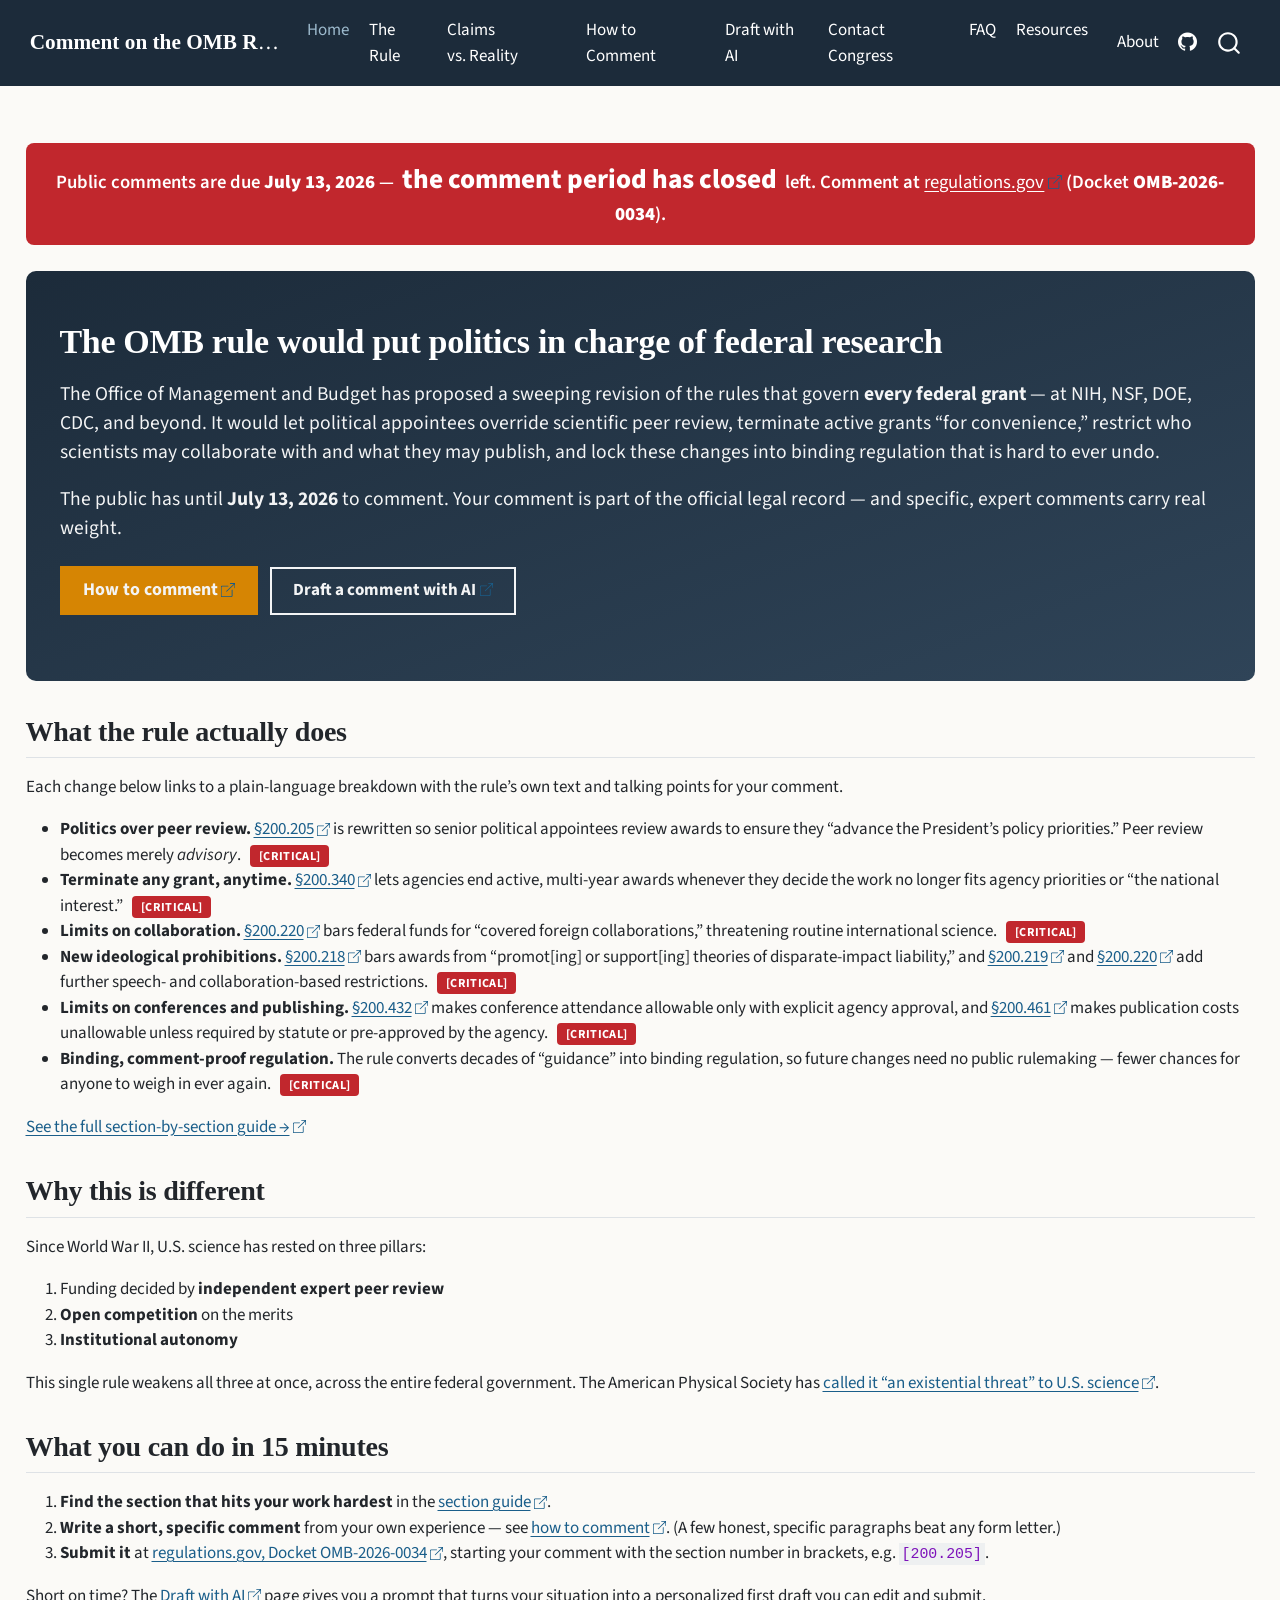
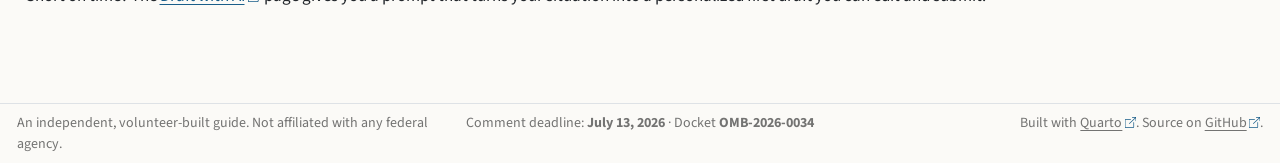
<file: index.html>
<!DOCTYPE html>
<html xmlns="http://www.w3.org/1999/xhtml" lang="en" xml:lang="en"><head>

<meta charset="utf-8">
<meta name="generator" content="quarto-1.11.9">

<meta name="viewport" content="width=device-width, initial-scale=1.0, user-scalable=yes">

<meta name="description" content="The proposed OMB Regulation for Federal Financial Assistance would put political appointees over peer review and let agencies cancel active grants. Here’s what it changes and how to comment before July 13, 2026.">

<title>Comment on the OMB Rule</title>
<style>
/* Default styles provided by pandoc.
** See https://pandoc.org/MANUAL.html#variables-for-html for config info.
*/
span.smallcaps{font-variant: small-caps;}
div.columns{display: flex; gap: 1.5em;}
div.column{flex: auto;}
@media screen {
div.columns{gap: min(4vw, 1.5em);}
div.column{overflow-x: auto;}
}
div.hanging-indent{margin-left: 1.5em; text-indent: -1.5em;}
ul.task-list{list-style: none;}
ul.task-list li input[type="checkbox"] {
  width: 0.8em;
  margin: 0 0.8em 0.2em -1em; /* quarto-specific, see https://github.com/quarto-dev/quarto-cli/issues/4556 */ 
  vertical-align: middle;
}
</style>


<script src="site_libs/quarto-nav/quarto-nav.js"></script>
<script src="site_libs/clipboard/clipboard.min.js"></script>
<script src="site_libs/quarto-search/autocomplete.umd.js"></script>
<script src="site_libs/quarto-search/fuse.min.js"></script>
<script src="site_libs/quarto-search/quarto-search.js"></script>
<meta name="quarto:offset" content="./">
<script src="site_libs/quarto-html/quarto.js" type="module"></script>
<script src="site_libs/quarto-html/tabsets/tabsets.js" type="module"></script>
<script src="site_libs/quarto-html/scrollable-regions/scrollable-regions.js" type="module"></script>
<script src="site_libs/quarto-html/popper.min.js"></script>
<script src="site_libs/quarto-html/tippy.umd.min.js"></script>
<script src="site_libs/quarto-html/anchor.min.js"></script>
<link href="site_libs/quarto-html/tippy.css" rel="stylesheet">
<link href="site_libs/quarto-html/quarto-syntax-highlighting-63b5708e65d6cd79cd7618c58d0c21e7.css" rel="stylesheet" id="quarto-text-highlighting-styles">
<script src="site_libs/bootstrap/bootstrap.min.js"></script>
<link href="site_libs/bootstrap/bootstrap-icons.css" rel="stylesheet">
<link href="site_libs/bootstrap/bootstrap-0484e073957bcfef802f58fc282b466c.min.css" rel="stylesheet" append-hash="true" id="quarto-bootstrap" data-mode="light">
<script id="quarto-search-options" type="application/json">{
  "location": "navbar",
  "copy-button": false,
  "collapse-after": 3,
  "panel-placement": "end",
  "type": "overlay",
  "limit": 50,
  "keyboard-shortcut": [
    "f",
    "/",
    "s"
  ],
  "language": {
    "search-no-results-text": "No results",
    "search-matching-documents-text": "matching documents",
    "search-copy-link-title": "Copy link to search",
    "search-hide-matches-text": "Hide additional matches",
    "search-more-match-text": "more match in this document",
    "search-more-matches-text": "more matches in this document",
    "search-clear-button-title": "Clear",
    "search-text-placeholder": "",
    "search-detached-cancel-button-title": "Cancel",
    "search-submit-button-title": "Submit",
    "search-label": "Search"
  }
}</script>
<meta name="robots" content="index, follow">


<meta property="og:title" content="Comment on the OMB Rule">
<meta property="og:description" content="The proposed OMB Regulation for Federal Financial Assistance would put political appointees over peer review and let agencies cancel active grants. Here’s what it changes and how to comment before July 13, 2026.">
<meta property="og:site_name" content="Comment on the OMB Rule">
<meta name="twitter:title" content="Comment on the OMB Rule">
<meta name="twitter:description" content="The proposed OMB Regulation for Federal Financial Assistance would put political appointees over peer review and let agencies cancel active grants. Here’s what it changes and how to comment before July 13, 2026.">
<meta name="twitter:card" content="summary">
</head>

<body class="nav-fixed quarto-light"><a id="quarto-skip-link" class="visually-hidden-focusable" href="#quarto-document-content">Skip to main content</a>

<div id="quarto-search-results"></div>
  <header id="quarto-header" class="headroom fixed-top">
    <nav class="navbar navbar-expand-lg " data-bs-theme="dark" aria-label="Site">
      <div class="navbar-container container-fluid">
      <div class="navbar-brand-container mx-auto">
    <a class="navbar-brand" href="./index.html">
    <span class="navbar-title">Comment on the OMB Rule</span>
    </a>
  </div>
          <button class="navbar-toggler" type="button" data-bs-toggle="collapse" data-bs-target="#navbarCollapse" aria-controls="navbarCollapse" aria-expanded="false" aria-label="Toggle navigation" onclick="if (window.quartoToggleHeadroom) { window.quartoToggleHeadroom(); }">
  <span class="navbar-toggler-icon"></span>
</button>
          <div class="collapse navbar-collapse" id="navbarCollapse">
            <ul class="navbar-nav navbar-nav-scroll me-auto">
  <li class="nav-item">
    <a class="nav-link active" href="./index.html" aria-current="page"> 
<span class="menu-text">Home</span></a>
  </li>  
  <li class="nav-item">
    <a class="nav-link" href="./the-rule.html"> 
<span class="menu-text">The Rule</span></a>
  </li>  
  <li class="nav-item">
    <a class="nav-link" href="./claims-vs-reality.html"> 
<span class="menu-text">Claims vs.&nbsp;Reality</span></a>
  </li>  
  <li class="nav-item">
    <a class="nav-link" href="./how-to-comment.html"> 
<span class="menu-text">How to Comment</span></a>
  </li>  
  <li class="nav-item">
    <a class="nav-link" href="./draft-with-ai.html"> 
<span class="menu-text">Draft with AI</span></a>
  </li>  
  <li class="nav-item">
    <a class="nav-link" href="./contact-congress.html"> 
<span class="menu-text">Contact Congress</span></a>
  </li>  
  <li class="nav-item">
    <a class="nav-link" href="./faq.html"> 
<span class="menu-text">FAQ</span></a>
  </li>  
  <li class="nav-item">
    <a class="nav-link" href="./resources.html"> 
<span class="menu-text">Resources</span></a>
  </li>  
</ul>
            <ul class="navbar-nav navbar-nav-scroll ms-auto">
  <li class="nav-item">
    <a class="nav-link" href="./about.html"> 
<span class="menu-text">About</span></a>
  </li>  
  <li class="nav-item compact">
    <a class="nav-link" href="https://github.com/jhelvy/defendfederalresearch"> <i class="bi bi-github" role="img" aria-label="GitHub">
</i> 
<span class="menu-text"></span></a>
  </li>  
</ul>
          </div> <!-- /navcollapse -->
            <div class="quarto-navbar-tools">
</div>
            <div id="quarto-search" class="" title="Search"></div>
      </div> <!-- /container-fluid -->
    </nav>
</header>
<!-- content -->
<div id="quarto-content" class="quarto-container page-columns page-rows-contents page-layout-full page-navbar">
<!-- sidebar -->
<!-- margin-sidebar -->
    
<!-- main -->
<main class="content column-page" id="quarto-document-content" tabindex="-1">

<header id="title-block-header" class="quarto-title-block default">
<div class="quarto-title">
<h1 class="title">Comment on the OMB Rule</h1>
</div>

<div>
  <div class="description">
    The proposed OMB Regulation for Federal Financial Assistance would put political appointees over peer review and let agencies cancel active grants. Here’s what it changes and how to comment before July 13, 2026.
  </div>
</div>


<div class="quarto-title-meta column-page">

    
  
    
  </div>
  


</header>


<style>#title-block-header { display: none; }</style>
<div class="deadline-box">
  Public comments are due <strong>July 13, 2026</strong> —
  <span class="dday" id="omb-dday">…</span> left.
  Comment at <a href="https://www.regulations.gov/docket/OMB-2026-0034">regulations.gov</a>
  (Docket <strong>OMB-2026-0034</strong>).
</div>
<script>
  (function () {
    var deadline = new Date("2026-07-13T23:59:59-04:00");
    var el = document.getElementById("omb-dday");
    if (!el) return;
    var now = new Date();
    var days = Math.ceil((deadline - now) / (1000 * 60 * 60 * 24));
    if (days > 1)       el.textContent = days + " days";
    else if (days === 1) el.textContent = "1 day";
    else if (days === 0) el.textContent = "today is the last day";
    else { el.textContent = "the comment period has closed"; }
  })();
</script>
<section id="the-omb-rule-would-put-politics-in-charge-of-federal-research" class="level1 hero">
<h1>The OMB rule would put politics in charge of federal research</h1>
<p>The Office of Management and Budget has proposed a sweeping revision of the rules that govern <strong>every federal grant</strong> — at NIH, NSF, DOE, CDC, and beyond. It would let political appointees override scientific peer review, terminate active grants “for convenience,” restrict who scientists may collaborate with and what they may publish, and lock these changes into binding regulation that is hard to ever undo.</p>
<p>The public has until <strong>July 13, 2026</strong> to comment. Your comment is part of the official legal record — and specific, expert comments carry real weight.</p>
<p><a href="./how-to-comment.html" class="btn btn-cta">How to comment</a> <a href="./draft-with-ai.html" class="btn btn-cta-outline">Draft a comment with AI</a></p>
</section>
<section id="what-the-rule-actually-does" class="level2">
<h2 class="anchored" data-anchor-id="what-the-rule-actually-does">What the rule actually does</h2>
<p>Each change below links to a plain-language breakdown with the rule’s own text and talking points for your comment.</p>
<ul>
<li><strong>Politics over peer review.</strong> <a href="./the-rule.html#s200-205">§200.205</a> is rewritten so senior political appointees review awards to ensure they “advance the President’s policy priorities.” Peer review becomes merely <em>advisory</em>. <span class="tier tier-critical">[critical]</span></li>
<li><strong>Terminate any grant, anytime.</strong> <a href="./the-rule.html#s200-340">§200.340</a> lets agencies end active, multi-year awards whenever they decide the work no longer fits agency priorities or “the national interest.” <span class="tier tier-critical">[critical]</span></li>
<li><strong>Limits on collaboration.</strong> <a href="./the-rule.html#s200-220">§200.220</a> bars federal funds for “covered foreign collaborations,” threatening routine international science. <span class="tier tier-critical">[critical]</span></li>
<li><strong>New ideological prohibitions.</strong> <a href="./the-rule.html#s200-218">§200.218</a> bars awards from “promot[ing] or support[ing] theories of disparate-impact liability,” and <a href="./the-rule.html#s200-219">§200.219</a> and <a href="./the-rule.html#s200-220">§200.220</a> add further speech- and collaboration-based restrictions. <span class="tier tier-critical">[critical]</span></li>
<li><strong>Limits on conferences and publishing.</strong> <a href="./the-rule.html#s200-432">§200.432</a> makes conference attendance allowable only with explicit agency approval, and <a href="./the-rule.html#s200-461">§200.461</a> makes publication costs unallowable unless required by statute or pre-approved by the agency. <span class="tier tier-critical">[critical]</span></li>
<li><strong>Binding, comment-proof regulation.</strong> The rule converts decades of “guidance” into binding regulation, so future changes need no public rulemaking — fewer chances for anyone to weigh in ever again. <span class="tier tier-critical">[critical]</span></li>
</ul>
<p><a href="./the-rule.html">See the full section-by-section guide →</a></p>
</section>
<section id="why-this-is-different" class="level2">
<h2 class="anchored" data-anchor-id="why-this-is-different">Why this is different</h2>
<p>Since World War II, U.S. science has rested on three pillars:</p>
<ol type="1">
<li>Funding decided by <strong>independent expert peer review</strong></li>
<li><strong>Open competition</strong> on the merits</li>
<li><strong>Institutional autonomy</strong></li>
</ol>
<p>This single rule weakens all three at once, across the entire federal government. The American Physical Society has <a href="https://www.aps.org/initiatives/advocate-amplify/policy/federal-grants-rule-change">called it “an existential threat” to U.S. science</a>.</p>
</section>
<section id="what-you-can-do-in-15-minutes" class="level2">
<h2 class="anchored" data-anchor-id="what-you-can-do-in-15-minutes">What you can do in 15 minutes</h2>
<ol type="1">
<li><strong>Find the section that hits your work hardest</strong> in the <a href="./the-rule.html">section guide</a>.</li>
<li><strong>Write a short, specific comment</strong> from your own experience — see <a href="./how-to-comment.html">how to comment</a>. (A few honest, specific paragraphs beat any form letter.)</li>
<li><strong>Submit it</strong> at <a href="https://www.regulations.gov/docket/OMB-2026-0034">regulations.gov, Docket OMB-2026-0034</a>, starting your comment with the section number in brackets, e.g.&nbsp;<code>[200.205]</code>.</li>
</ol>
<p>Short on time? The <a href="./draft-with-ai.html">Draft with AI</a> page gives you a prompt that turns your situation into a personalized first draft you can edit and submit.</p>


</section>

</main> <!-- /main -->
<script id="quarto-html-after-body" type="application/javascript">
  window.document.addEventListener("DOMContentLoaded", function (event) {
    const icon = "";
    const anchorJS = new window.AnchorJS();
    anchorJS.options = {
      placement: 'right',
      icon: icon
    };
    anchorJS.add('.anchored');
    const isCodeAnnotation = (el) => {
      for (const clz of el.classList) {
        if (clz.startsWith('code-annotation-')) {                     
          return true;
        }
      }
      return false;
    }
    const onCopySuccess = function(e) {
      // button target
      const button = e.trigger;
      // don't keep focus
      button.blur();
      // flash "checked"
      button.classList.add('code-copy-button-checked');
      var currentTitle = button.getAttribute("title");
      button.setAttribute("title", "Copied!");
      let tooltip;
      if (window.bootstrap) {
        button.setAttribute("data-bs-toggle", "tooltip");
        button.setAttribute("data-bs-placement", "left");
        button.setAttribute("data-bs-title", "Copied!");
        tooltip = new bootstrap.Tooltip(button, 
          { trigger: "manual", 
            customClass: "code-copy-button-tooltip",
            offset: [0, -8]});
        tooltip.show();    
      }
      setTimeout(function() {
        if (tooltip) {
          tooltip.hide();
          button.removeAttribute("data-bs-title");
          button.removeAttribute("data-bs-toggle");
          button.removeAttribute("data-bs-placement");
        }
        button.setAttribute("title", currentTitle);
        button.classList.remove('code-copy-button-checked');
      }, 1000);
      // clear code selection
      e.clearSelection();
    }
    const getTextToCopy = function(trigger) {
      const outerScaffold = trigger.parentElement.cloneNode(true);
      const codeEl = outerScaffold.querySelector('code');
      for (const childEl of codeEl.children) {
        if (isCodeAnnotation(childEl)) {
          childEl.remove();
        }
      }
      return codeEl.innerText;
    }
    const clipboard = new window.ClipboardJS('.code-copy-button:not([data-in-quarto-modal])', {
      text: getTextToCopy
    });
    clipboard.on('success', onCopySuccess);
    if (window.document.getElementById('quarto-embedded-source-code-modal')) {
      const clipboardModal = new window.ClipboardJS('.code-copy-button[data-in-quarto-modal]', {
        text: getTextToCopy,
        container: window.document.getElementById('quarto-embedded-source-code-modal')
      });
      clipboardModal.on('success', onCopySuccess);
    }
      var localhostRegex = new RegExp(/^(?:http|https):\/\/localhost\:?[0-9]*\//);
      var mailtoRegex = new RegExp(/^mailto:/);
        var filterRegex = new RegExp("https:\/\/defendfederalresearch\.org");
      var isInternal = (href) => {
          return filterRegex.test(href) || localhostRegex.test(href) || mailtoRegex.test(href);
      }
      // Inspect non-navigation links and adorn them if external
      window.quartoDecorateExternalLinks = function (root) {
     var links = (root || window.document).querySelectorAll('a[href]:not(.nav-link):not(.navbar-brand):not(.toc-action):not(.sidebar-link):not(.sidebar-item-toggle):not(.pagination-link):not(.no-external):not([aria-hidden]):not(.dropdown-item):not(.quarto-navigation-tool):not(.about-link)');
      for (var i=0; i<links.length; i++) {
        const link = links[i];
        if (!isInternal(link.href)) {
          // undo the damage that might have been done by quarto-nav.js in the case of
          // links that we want to consider external
          if (link.dataset.originalHref !== undefined) {
            link.href = link.dataset.originalHref;
          }
          if (!link.classList.contains('no-external-icon')) {
            // default icon
            link.classList.add("external");
          }
        }
      }
      };
      window.quartoDecorateExternalLinks(window.document);
    // Esc closes the popup (WCAG 1.4.13) and focus leaving both trigger and
    // popup closes it (WCAG 2.4.11); tippy handles neither for interactive popups.
    const hideOnEscAndFocusOut = {
      name: 'hideOnEscAndFocusOut',
      defaultValue: true,
      fn(instance) {
        const dismiss = () => {
          // A show scheduled by the trigger delay would otherwise reopen it
          instance.clearDelayTimeouts();
          instance.hide();
        };
        const onKeyDown = (event) => {
          if (event.key !== 'Escape') {
            return;
          }
          // Keep Esc from also reaching page handlers (e.g. reveal.js overview),
          // except an open reveal.js slide menu, which Esc should close too.
          // The menu handles keys only when its keyboard option is on.
          const menuHandlesEsc = window.Reveal?.getPlugin?.('menu')?.isOpen() &&
            window.Reveal.getConfig().menu?.keyboard !== false;
          if (!menuHandlesEsc) {
            event.stopPropagation();
          }
          if (instance.popper.contains(window.document.activeElement)) {
            // Disabled while refocusing so the focus trigger does not reopen it
            instance.disable();
            instance.reference.focus();
            instance.enable();
          }
          dismiss();
        };
        const onFocusOut = (event) => {
          const target = event.relatedTarget;
          if (target && !instance.reference.contains(target) &&
              !instance.popper.contains(target)) {
            dismiss();
          }
        };
        // On the trigger too: a click trigger (code-annotations: select) has no
        // blur handling. Attached for the instance's lifetime so leaving the
        // trigger also cancels a show still pending on the trigger delay.
        instance.reference.addEventListener('focusout', onFocusOut);
        return {
          onShow() {
            window.document.addEventListener('keydown', onKeyDown, true);
            instance.popper.addEventListener('focusout', onFocusOut);
          },
          onHide() {
            window.document.removeEventListener('keydown', onKeyDown, true);
            instance.popper.removeEventListener('focusout', onFocusOut);
          },
          onDestroy() {
            instance.reference.removeEventListener('focusout', onFocusOut);
          },
        };
      },
    };
    function tippyHover(el, contentFn, onTriggerFn, onUntriggerFn) {
      const config = {
        allowHTML: true,
        maxWidth: 500,
        delay: 100,
        arrow: false,
        appendTo: function(el) {
            return el.parentElement;
        },
        interactive: true,
        interactiveBorder: 10,
        theme: 'quarto',
        placement: 'bottom-start',
        plugins: [hideOnEscAndFocusOut],
      };
      if (contentFn) {
        config.content = contentFn;
      }
      if (onTriggerFn) {
        config.onTrigger = onTriggerFn;
      }
      if (onUntriggerFn) {
        config.onUntrigger = onUntriggerFn;
      }
      window.tippy(el, config); 
    }
    const noterefs = window.document.querySelectorAll('a[role="doc-noteref"]');
    for (var i=0; i<noterefs.length; i++) {
      const ref = noterefs[i];
      tippyHover(ref, function() {
        // use id or data attribute instead here
        let href = ref.getAttribute('data-footnote-href') || ref.getAttribute('href');
        try { href = new URL(href).hash; } catch {}
        const id = href.replace(/^#\/?/, "");
        const note = window.document.getElementById(id);
        if (note) {
          return note.innerHTML;
        } else {
          return "";
        }
      });
    }
    const xrefs = window.document.querySelectorAll('a.quarto-xref');
    const processXRef = (id, note) => {
      // Strip column container classes
      const stripColumnClz = (el) => {
        el.classList.remove("page-full", "page-columns");
        if (el.children) {
          for (const child of el.children) {
            stripColumnClz(child);
          }
        }
      }
      stripColumnClz(note)
      if (id === null || id.startsWith('sec-')) {
        // Special case sections, only their first couple elements
        const container = document.createElement("div");
        if (note.children && note.children.length > 2) {
          container.appendChild(note.children[0].cloneNode(true));
          for (let i = 1; i < note.children.length; i++) {
            const child = note.children[i];
            if (child.tagName === "P" && child.innerText === "") {
              continue;
            } else {
              container.appendChild(child.cloneNode(true));
              break;
            }
          }
          if (window.Quarto?.typesetMath) {
            window.Quarto.typesetMath(container);
          }
          return container.innerHTML
        } else {
          if (window.Quarto?.typesetMath) {
            window.Quarto.typesetMath(note);
          }
          return note.innerHTML;
        }
      } else {
        // Remove any anchor links if they are present
        const anchorLink = note.querySelector('a.anchorjs-link');
        if (anchorLink) {
          anchorLink.remove();
        }
        if (window.Quarto?.typesetMath) {
          window.Quarto.typesetMath(note);
        }
        if (note.classList.contains("callout")) {
          return note.outerHTML;
        } else {
          return note.innerHTML;
        }
      }
    }
    for (var i=0; i<xrefs.length; i++) {
      const xref = xrefs[i];
      tippyHover(xref, undefined, function(instance) {
        instance.disable();
        let url = xref.getAttribute('href');
        let hash = undefined; 
        if (url.startsWith('#')) {
          hash = url;
        } else {
          try { hash = new URL(url).hash; } catch {}
        }
        if (hash) {
          const id = hash.replace(/^#\/?/, "");
          const note = window.document.getElementById(id);
          if (note !== null) {
            try {
              const html = processXRef(id, note.cloneNode(true));
              instance.setContent(html);
            } finally {
              instance.enable();
              instance.show();
            }
          } else {
            // See if we can fetch this
            fetch(url.split('#')[0])
            .then(res => res.text())
            .then(html => {
              const parser = new DOMParser();
              const htmlDoc = parser.parseFromString(html, "text/html");
              const note = htmlDoc.getElementById(id);
              if (note !== null) {
                const html = processXRef(id, note);
                instance.setContent(html);
              } 
            }).finally(() => {
              instance.enable();
              instance.show();
            });
          }
        } else {
          // See if we can fetch a full url (with no hash to target)
          // This is a special case and we should probably do some content thinning / targeting
          fetch(url)
          .then(res => res.text())
          .then(html => {
            const parser = new DOMParser();
            const htmlDoc = parser.parseFromString(html, "text/html");
            const note = htmlDoc.querySelector('main.content');
            if (note !== null) {
              // This should only happen for chapter cross references
              // (since there is no id in the URL)
              // remove the first header
              if (note.children.length > 0 && note.children[0].tagName === "HEADER") {
                note.children[0].remove();
              }
              const html = processXRef(null, note);
              instance.setContent(html);
            } 
          }).finally(() => {
            instance.enable();
            instance.show();
          });
        }
      }, function(instance) {
      });
    }
        let selectedAnnoteEl;
        const selectorForAnnotation = ( cell, annotation) => {
          let cellAttr = 'data-code-cell="' + cell + '"';
          let lineAttr = 'data-code-annotation="' +  annotation + '"';
          const selector = 'span[' + cellAttr + '][' + lineAttr + ']';
          return selector;
        }
        const selectCodeLines = (annoteEl) => {
          const doc = window.document;
          const targetCell = annoteEl.getAttribute("data-target-cell");
          const targetAnnotation = annoteEl.getAttribute("data-target-annotation");
          const annoteSpan = window.document.querySelector(selectorForAnnotation(targetCell, targetAnnotation));
          const lines = annoteSpan.getAttribute("data-code-lines").split(",");
          const lineIds = lines.map((line) => {
            return targetCell + "-" + line;
          })
          // Each band is positioned against its own containing block, which is
          // not the offsetParent of the lines, so place it from client rects.
          const placeBand = (band, firstEl, lastEl, codeBlock) => {
            const container = band.offsetParent;
            if (container === null) {
              return;
            }
            const containerRect = container.getBoundingClientRect();
            // Reveal.js scales slides with a transform, so convert client
            // pixels back to the CSS pixels of the container.
            const scale = containerRect.height / container.offsetHeight || 1;
            const firstRect = firstEl.getBoundingClientRect();
            const lastRect = lastEl.getBoundingClientRect();
            const top = (firstRect.top - containerRect.top) / scale - container.clientTop + container.scrollTop;
            const height = (lastRect.bottom - firstRect.top) / scale;
            band.style.top = top - 2 + "px";
            band.style.height = height + 4 + "px";
            if (codeBlock) {
              // Without the copy button wrapper, the containing block is wider
              // than the code block, so span the code block explicitly.
              const blockRect = codeBlock.getBoundingClientRect();
              band.style.left = (blockRect.left - containerRect.left) / scale - container.clientLeft + container.scrollLeft + "px";
              band.style.width = blockRect.width / scale + "px";
            }
          };
          if (lineIds.length > 0) {
            const el = window.document.getElementById(lineIds[0]);
            const lastEl = window.document.getElementById(lineIds[lineIds.length - 1]);
            const parent = el.parentElement.parentElement;
            // cook up a div (if necessary) and position it
            let div = window.document.getElementById("code-annotation-line-highlight");
            if (div === null) {
              div = window.document.createElement("div");
              div.setAttribute("id", "code-annotation-line-highlight");
              div.style.position = 'absolute';
              parent.appendChild(div);
            }
            placeBand(div, el, lastEl, parent.closest("div.sourceCode") || parent);
            let gutterDiv = window.document.getElementById("code-annotation-line-highlight-gutter");
            if (gutterDiv === null) {
              gutterDiv = window.document.createElement("div");
              gutterDiv.setAttribute("id", "code-annotation-line-highlight-gutter");
              gutterDiv.style.position = 'absolute';
              const codeCell = window.document.getElementById(targetCell);
              const gutter = codeCell.querySelector('.code-annotation-gutter');
              gutter.appendChild(gutterDiv);
            }
            placeBand(gutterDiv, el, lastEl);
            selectedAnnoteEl = annoteEl;
          }
        };
        const unselectCodeLines = () => {
          const elementsIds = ["code-annotation-line-highlight", "code-annotation-line-highlight-gutter"];
          elementsIds.forEach((elId) => {
            const div = window.document.getElementById(elId);
            if (div) {
              div.remove();
            }
          });
          selectedAnnoteEl = undefined;
        };
          // Handle positioning of the toggle
      window.addEventListener(
        "resize",
        throttle(() => {
          elRect = undefined;
          if (selectedAnnoteEl) {
            selectCodeLines(selectedAnnoteEl);
          }
        }, 10)
      );
      function throttle(fn, ms) {
      let throttle = false;
      let timer;
        return (...args) => {
          if(!throttle) { // first call gets through
              fn.apply(this, args);
              throttle = true;
          } else { // all the others get throttled
              if(timer) clearTimeout(timer); // cancel #2
              timer = setTimeout(() => {
                fn.apply(this, args);
                timer = throttle = false;
              }, ms);
          }
        };
      }
        // Attach click handler to the DT
        const annoteDls = window.document.querySelectorAll('dt[data-target-cell]');
        for (const annoteDlNode of annoteDls) {
          annoteDlNode.addEventListener('click', (event) => {
            const clickedEl = event.target;
            if (clickedEl !== selectedAnnoteEl) {
              unselectCodeLines();
              const activeEl = window.document.querySelector('dt[data-target-cell].code-annotation-active');
              if (activeEl) {
                activeEl.classList.remove('code-annotation-active');
              }
              selectCodeLines(clickedEl);
              clickedEl.classList.add('code-annotation-active');
            } else {
              // Unselect the line
              unselectCodeLines();
              clickedEl.classList.remove('code-annotation-active');
            }
          });
        }
    const findCites = (el) => {
      const parentEl = el.parentElement;
      if (parentEl) {
        const cites = parentEl.dataset.cites;
        if (cites) {
          return {
            el,
            cites: cites.split(' ')
          };
        } else {
          return findCites(el.parentElement)
        }
      } else {
        return undefined;
      }
    };
    var bibliorefs = window.document.querySelectorAll('a[role="doc-biblioref"]');
    for (var i=0; i<bibliorefs.length; i++) {
      const ref = bibliorefs[i];
      const citeInfo = findCites(ref);
      if (citeInfo) {
        tippyHover(citeInfo.el, function() {
          var popup = window.document.createElement('div');
          citeInfo.cites.forEach(function(cite) {
            var citeDiv = window.document.createElement('div');
            citeDiv.classList.add('hanging-indent');
            citeDiv.classList.add('csl-entry');
            var biblioDiv = window.document.getElementById('ref-' + cite);
            if (biblioDiv) {
              citeDiv.innerHTML = biblioDiv.innerHTML;
            }
            popup.appendChild(citeDiv);
          });
          return popup.innerHTML;
        });
      }
    }
  });
  </script>
  <script type="application/javascript">
  window.quartoScrollableRegionsLabels = {"code":"Scrollable code","output":"Scrollable output"};
  </script>
</div> <!-- /content -->
<footer class="footer">
  <div class="nav-footer">
    <div class="nav-footer-left">
<p>An independent, volunteer-built guide. Not affiliated with any federal agency.</p>
</div>   
    <div class="nav-footer-center">
<p>Comment deadline: <strong>July 13, 2026</strong> · Docket <strong>OMB-2026-0034</strong></p>
</div>
    <div class="nav-footer-right">
<p>Built with <a href="https://quarto.org">Quarto</a>. Source on <a href="https://github.com/jhelvy/defendfederalresearch">GitHub</a>.</p>
</div>
  </div>
</footer>




</body></html>
</file>
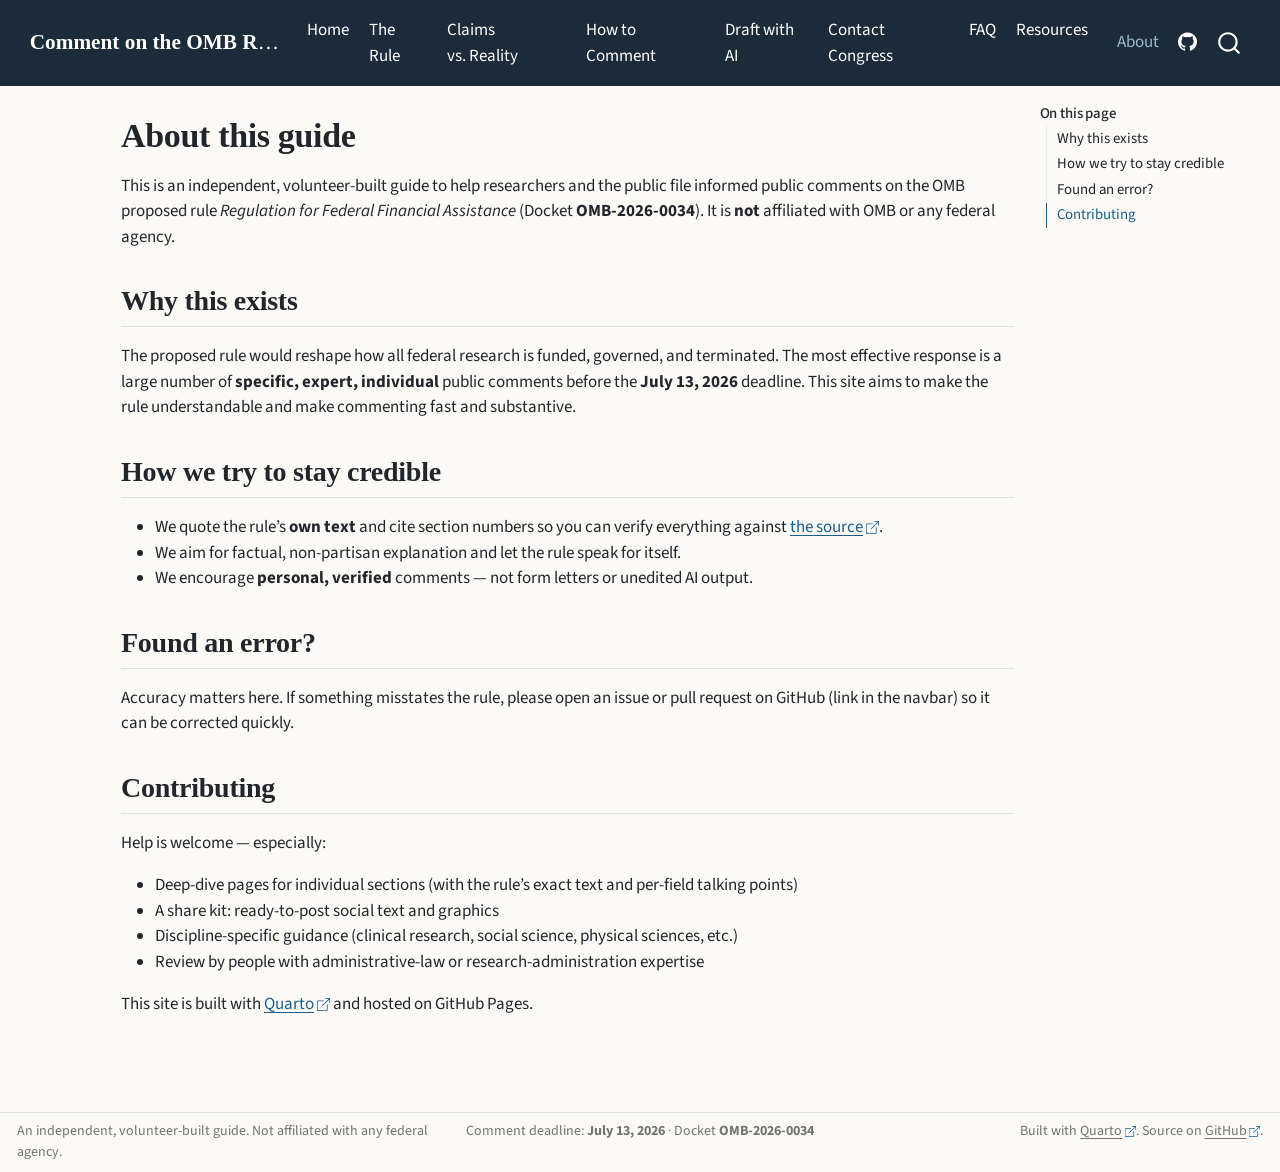
<file: about.html>
<!DOCTYPE html>
<html xmlns="http://www.w3.org/1999/xhtml" lang="en" xml:lang="en"><head>

<meta charset="utf-8">
<meta name="generator" content="quarto-1.11.9">

<meta name="viewport" content="width=device-width, initial-scale=1.0, user-scalable=yes">


<title>About this guide – Comment on the OMB Rule</title>
<style>
/* Default styles provided by pandoc.
** See https://pandoc.org/MANUAL.html#variables-for-html for config info.
*/
span.smallcaps{font-variant: small-caps;}
div.columns{display: flex; gap: 1.5em;}
div.column{flex: auto;}
@media screen {
div.columns{gap: min(4vw, 1.5em);}
div.column{overflow-x: auto;}
}
div.hanging-indent{margin-left: 1.5em; text-indent: -1.5em;}
ul.task-list{list-style: none;}
ul.task-list li input[type="checkbox"] {
  width: 0.8em;
  margin: 0 0.8em 0.2em -1em; /* quarto-specific, see https://github.com/quarto-dev/quarto-cli/issues/4556 */ 
  vertical-align: middle;
}
</style>


<script src="site_libs/quarto-nav/quarto-nav.js"></script>
<script src="site_libs/clipboard/clipboard.min.js"></script>
<script src="site_libs/quarto-search/autocomplete.umd.js"></script>
<script src="site_libs/quarto-search/fuse.min.js"></script>
<script src="site_libs/quarto-search/quarto-search.js"></script>
<meta name="quarto:offset" content="./">
<script src="site_libs/quarto-html/quarto.js" type="module"></script>
<script src="site_libs/quarto-html/tabsets/tabsets.js" type="module"></script>
<script src="site_libs/quarto-html/scrollable-regions/scrollable-regions.js" type="module"></script>
<script src="site_libs/quarto-html/popper.min.js"></script>
<script src="site_libs/quarto-html/tippy.umd.min.js"></script>
<script src="site_libs/quarto-html/anchor.min.js"></script>
<link href="site_libs/quarto-html/tippy.css" rel="stylesheet">
<link href="site_libs/quarto-html/quarto-syntax-highlighting-63b5708e65d6cd79cd7618c58d0c21e7.css" rel="stylesheet" id="quarto-text-highlighting-styles">
<script src="site_libs/bootstrap/bootstrap.min.js"></script>
<link href="site_libs/bootstrap/bootstrap-icons.css" rel="stylesheet">
<link href="site_libs/bootstrap/bootstrap-0484e073957bcfef802f58fc282b466c.min.css" rel="stylesheet" append-hash="true" id="quarto-bootstrap" data-mode="light">
<script id="quarto-search-options" type="application/json">{
  "location": "navbar",
  "copy-button": false,
  "collapse-after": 3,
  "panel-placement": "end",
  "type": "overlay",
  "limit": 50,
  "keyboard-shortcut": [
    "f",
    "/",
    "s"
  ],
  "language": {
    "search-no-results-text": "No results",
    "search-matching-documents-text": "matching documents",
    "search-copy-link-title": "Copy link to search",
    "search-hide-matches-text": "Hide additional matches",
    "search-more-match-text": "more match in this document",
    "search-more-matches-text": "more matches in this document",
    "search-clear-button-title": "Clear",
    "search-text-placeholder": "",
    "search-detached-cancel-button-title": "Cancel",
    "search-submit-button-title": "Submit",
    "search-label": "Search"
  }
}</script>
<meta name="robots" content="index, follow">


<meta property="og:title" content="About this guide – Comment on the OMB Rule">
<meta property="og:description" content="A researcher’s guide to the proposed OMB “Regulation for Federal Financial Assistance” — what it changes, why it threatens science, and how to file a public comment before the deadline.">
<meta property="og:site_name" content="Comment on the OMB Rule">
<meta name="twitter:title" content="About this guide – Comment on the OMB Rule">
<meta name="twitter:description" content="A researcher’s guide to the proposed OMB “Regulation for Federal Financial Assistance” — what it changes, why it threatens science, and how to file a public comment before the deadline.">
<meta name="twitter:card" content="summary">
</head>

<body class="nav-fixed quarto-light"><a id="quarto-skip-link" class="visually-hidden-focusable" href="#quarto-document-content">Skip to main content</a>

<div id="quarto-search-results"></div>
  <header id="quarto-header" class="headroom fixed-top">
    <nav class="navbar navbar-expand-lg " data-bs-theme="dark" aria-label="Site">
      <div class="navbar-container container-fluid">
      <div class="navbar-brand-container mx-auto">
    <a class="navbar-brand" href="./index.html">
    <span class="navbar-title">Comment on the OMB Rule</span>
    </a>
  </div>
          <button class="navbar-toggler" type="button" data-bs-toggle="collapse" data-bs-target="#navbarCollapse" aria-controls="navbarCollapse" aria-expanded="false" aria-label="Toggle navigation" onclick="if (window.quartoToggleHeadroom) { window.quartoToggleHeadroom(); }">
  <span class="navbar-toggler-icon"></span>
</button>
          <div class="collapse navbar-collapse" id="navbarCollapse">
            <ul class="navbar-nav navbar-nav-scroll me-auto">
  <li class="nav-item">
    <a class="nav-link" href="./index.html"> 
<span class="menu-text">Home</span></a>
  </li>  
  <li class="nav-item">
    <a class="nav-link" href="./the-rule.html"> 
<span class="menu-text">The Rule</span></a>
  </li>  
  <li class="nav-item">
    <a class="nav-link" href="./claims-vs-reality.html"> 
<span class="menu-text">Claims vs.&nbsp;Reality</span></a>
  </li>  
  <li class="nav-item">
    <a class="nav-link" href="./how-to-comment.html"> 
<span class="menu-text">How to Comment</span></a>
  </li>  
  <li class="nav-item">
    <a class="nav-link" href="./draft-with-ai.html"> 
<span class="menu-text">Draft with AI</span></a>
  </li>  
  <li class="nav-item">
    <a class="nav-link" href="./contact-congress.html"> 
<span class="menu-text">Contact Congress</span></a>
  </li>  
  <li class="nav-item">
    <a class="nav-link" href="./faq.html"> 
<span class="menu-text">FAQ</span></a>
  </li>  
  <li class="nav-item">
    <a class="nav-link" href="./resources.html"> 
<span class="menu-text">Resources</span></a>
  </li>  
</ul>
            <ul class="navbar-nav navbar-nav-scroll ms-auto">
  <li class="nav-item">
    <a class="nav-link active" href="./about.html" aria-current="page"> 
<span class="menu-text">About</span></a>
  </li>  
  <li class="nav-item compact">
    <a class="nav-link" href="https://github.com/jhelvy/defendfederalresearch"> <i class="bi bi-github" role="img" aria-label="GitHub">
</i> 
<span class="menu-text"></span></a>
  </li>  
</ul>
          </div> <!-- /navcollapse -->
            <div class="quarto-navbar-tools">
</div>
            <div id="quarto-search" class="" title="Search"></div>
      </div> <!-- /container-fluid -->
    </nav>
</header>
<!-- content -->
<div id="quarto-content" class="quarto-container page-columns page-rows-contents page-layout-article page-navbar">
<!-- sidebar -->
<!-- margin-sidebar -->
    <div id="quarto-margin-sidebar" class="sidebar margin-sidebar">
        <nav id="TOC" role="doc-toc" aria-labelledby="toc-title" class="toc-active">
    <h2 id="toc-title">On this page</h2>
   
  <ul>
  <li><a href="#why-this-exists" id="toc-why-this-exists" class="nav-link active" data-scroll-target="#why-this-exists">Why this exists</a></li>
  <li><a href="#how-we-try-to-stay-credible" id="toc-how-we-try-to-stay-credible" class="nav-link" data-scroll-target="#how-we-try-to-stay-credible">How we try to stay credible</a></li>
  <li><a href="#found-an-error" id="toc-found-an-error" class="nav-link" data-scroll-target="#found-an-error">Found an error?</a></li>
  <li><a href="#contributing" id="toc-contributing" class="nav-link" data-scroll-target="#contributing">Contributing</a></li>
  </ul>
</nav>
    </div>
<!-- main -->
<main class="content" id="quarto-document-content" tabindex="-1">

<header id="title-block-header" class="quarto-title-block default">
<div class="quarto-title">
<h1 class="title">About this guide</h1>
</div>



<div class="quarto-title-meta">

    
  
    
  </div>
  


</header>


<p>This is an independent, volunteer-built guide to help researchers and the public file informed public comments on the OMB proposed rule <em>Regulation for Federal Financial Assistance</em> (Docket <strong>OMB-2026-0034</strong>). It is <strong>not</strong> affiliated with OMB or any federal agency.</p>
<section id="why-this-exists" class="level2">
<h2 class="anchored" data-anchor-id="why-this-exists">Why this exists</h2>
<p>The proposed rule would reshape how all federal research is funded, governed, and terminated. The most effective response is a large number of <strong>specific, expert, individual</strong> public comments before the <strong>July 13, 2026</strong> deadline. This site aims to make the rule understandable and make commenting fast and substantive.</p>
</section>
<section id="how-we-try-to-stay-credible" class="level2">
<h2 class="anchored" data-anchor-id="how-we-try-to-stay-credible">How we try to stay credible</h2>
<ul>
<li>We quote the rule’s <strong>own text</strong> and cite section numbers so you can verify everything against <a href="https://www.regulations.gov/docket/OMB-2026-0034">the source</a>.</li>
<li>We aim for factual, non-partisan explanation and let the rule speak for itself.</li>
<li>We encourage <strong>personal, verified</strong> comments — not form letters or unedited AI output.</li>
</ul>
</section>
<section id="found-an-error" class="level2">
<h2 class="anchored" data-anchor-id="found-an-error">Found an error?</h2>
<p>Accuracy matters here. If something misstates the rule, please open an issue or pull request on GitHub (link in the navbar) so it can be corrected quickly.</p>
</section>
<section id="contributing" class="level2">
<h2 class="anchored" data-anchor-id="contributing">Contributing</h2>
<p>Help is welcome — especially:</p>
<ul>
<li>Deep-dive pages for individual sections (with the rule’s exact text and per-field talking points)</li>
<li>A share kit: ready-to-post social text and graphics</li>
<li>Discipline-specific guidance (clinical research, social science, physical sciences, etc.)</li>
<li>Review by people with administrative-law or research-administration expertise</li>
</ul>
<p>This site is built with <a href="https://quarto.org">Quarto</a> and hosted on GitHub Pages.</p>


</section>

</main> <!-- /main -->
<script id="quarto-html-after-body" type="application/javascript">
  window.document.addEventListener("DOMContentLoaded", function (event) {
    const icon = "";
    const anchorJS = new window.AnchorJS();
    anchorJS.options = {
      placement: 'right',
      icon: icon
    };
    anchorJS.add('.anchored');
    const isCodeAnnotation = (el) => {
      for (const clz of el.classList) {
        if (clz.startsWith('code-annotation-')) {                     
          return true;
        }
      }
      return false;
    }
    const onCopySuccess = function(e) {
      // button target
      const button = e.trigger;
      // don't keep focus
      button.blur();
      // flash "checked"
      button.classList.add('code-copy-button-checked');
      var currentTitle = button.getAttribute("title");
      button.setAttribute("title", "Copied!");
      let tooltip;
      if (window.bootstrap) {
        button.setAttribute("data-bs-toggle", "tooltip");
        button.setAttribute("data-bs-placement", "left");
        button.setAttribute("data-bs-title", "Copied!");
        tooltip = new bootstrap.Tooltip(button, 
          { trigger: "manual", 
            customClass: "code-copy-button-tooltip",
            offset: [0, -8]});
        tooltip.show();    
      }
      setTimeout(function() {
        if (tooltip) {
          tooltip.hide();
          button.removeAttribute("data-bs-title");
          button.removeAttribute("data-bs-toggle");
          button.removeAttribute("data-bs-placement");
        }
        button.setAttribute("title", currentTitle);
        button.classList.remove('code-copy-button-checked');
      }, 1000);
      // clear code selection
      e.clearSelection();
    }
    const getTextToCopy = function(trigger) {
      const outerScaffold = trigger.parentElement.cloneNode(true);
      const codeEl = outerScaffold.querySelector('code');
      for (const childEl of codeEl.children) {
        if (isCodeAnnotation(childEl)) {
          childEl.remove();
        }
      }
      return codeEl.innerText;
    }
    const clipboard = new window.ClipboardJS('.code-copy-button:not([data-in-quarto-modal])', {
      text: getTextToCopy
    });
    clipboard.on('success', onCopySuccess);
    if (window.document.getElementById('quarto-embedded-source-code-modal')) {
      const clipboardModal = new window.ClipboardJS('.code-copy-button[data-in-quarto-modal]', {
        text: getTextToCopy,
        container: window.document.getElementById('quarto-embedded-source-code-modal')
      });
      clipboardModal.on('success', onCopySuccess);
    }
      var localhostRegex = new RegExp(/^(?:http|https):\/\/localhost\:?[0-9]*\//);
      var mailtoRegex = new RegExp(/^mailto:/);
        var filterRegex = new RegExp("https:\/\/defendfederalresearch\.org");
      var isInternal = (href) => {
          return filterRegex.test(href) || localhostRegex.test(href) || mailtoRegex.test(href);
      }
      // Inspect non-navigation links and adorn them if external
      window.quartoDecorateExternalLinks = function (root) {
     var links = (root || window.document).querySelectorAll('a[href]:not(.nav-link):not(.navbar-brand):not(.toc-action):not(.sidebar-link):not(.sidebar-item-toggle):not(.pagination-link):not(.no-external):not([aria-hidden]):not(.dropdown-item):not(.quarto-navigation-tool):not(.about-link)');
      for (var i=0; i<links.length; i++) {
        const link = links[i];
        if (!isInternal(link.href)) {
          // undo the damage that might have been done by quarto-nav.js in the case of
          // links that we want to consider external
          if (link.dataset.originalHref !== undefined) {
            link.href = link.dataset.originalHref;
          }
          if (!link.classList.contains('no-external-icon')) {
            // default icon
            link.classList.add("external");
          }
        }
      }
      };
      window.quartoDecorateExternalLinks(window.document);
    // Esc closes the popup (WCAG 1.4.13) and focus leaving both trigger and
    // popup closes it (WCAG 2.4.11); tippy handles neither for interactive popups.
    const hideOnEscAndFocusOut = {
      name: 'hideOnEscAndFocusOut',
      defaultValue: true,
      fn(instance) {
        const dismiss = () => {
          // A show scheduled by the trigger delay would otherwise reopen it
          instance.clearDelayTimeouts();
          instance.hide();
        };
        const onKeyDown = (event) => {
          if (event.key !== 'Escape') {
            return;
          }
          // Keep Esc from also reaching page handlers (e.g. reveal.js overview),
          // except an open reveal.js slide menu, which Esc should close too.
          // The menu handles keys only when its keyboard option is on.
          const menuHandlesEsc = window.Reveal?.getPlugin?.('menu')?.isOpen() &&
            window.Reveal.getConfig().menu?.keyboard !== false;
          if (!menuHandlesEsc) {
            event.stopPropagation();
          }
          if (instance.popper.contains(window.document.activeElement)) {
            // Disabled while refocusing so the focus trigger does not reopen it
            instance.disable();
            instance.reference.focus();
            instance.enable();
          }
          dismiss();
        };
        const onFocusOut = (event) => {
          const target = event.relatedTarget;
          if (target && !instance.reference.contains(target) &&
              !instance.popper.contains(target)) {
            dismiss();
          }
        };
        // On the trigger too: a click trigger (code-annotations: select) has no
        // blur handling. Attached for the instance's lifetime so leaving the
        // trigger also cancels a show still pending on the trigger delay.
        instance.reference.addEventListener('focusout', onFocusOut);
        return {
          onShow() {
            window.document.addEventListener('keydown', onKeyDown, true);
            instance.popper.addEventListener('focusout', onFocusOut);
          },
          onHide() {
            window.document.removeEventListener('keydown', onKeyDown, true);
            instance.popper.removeEventListener('focusout', onFocusOut);
          },
          onDestroy() {
            instance.reference.removeEventListener('focusout', onFocusOut);
          },
        };
      },
    };
    function tippyHover(el, contentFn, onTriggerFn, onUntriggerFn) {
      const config = {
        allowHTML: true,
        maxWidth: 500,
        delay: 100,
        arrow: false,
        appendTo: function(el) {
            return el.parentElement;
        },
        interactive: true,
        interactiveBorder: 10,
        theme: 'quarto',
        placement: 'bottom-start',
        plugins: [hideOnEscAndFocusOut],
      };
      if (contentFn) {
        config.content = contentFn;
      }
      if (onTriggerFn) {
        config.onTrigger = onTriggerFn;
      }
      if (onUntriggerFn) {
        config.onUntrigger = onUntriggerFn;
      }
      window.tippy(el, config); 
    }
    const noterefs = window.document.querySelectorAll('a[role="doc-noteref"]');
    for (var i=0; i<noterefs.length; i++) {
      const ref = noterefs[i];
      tippyHover(ref, function() {
        // use id or data attribute instead here
        let href = ref.getAttribute('data-footnote-href') || ref.getAttribute('href');
        try { href = new URL(href).hash; } catch {}
        const id = href.replace(/^#\/?/, "");
        const note = window.document.getElementById(id);
        if (note) {
          return note.innerHTML;
        } else {
          return "";
        }
      });
    }
    const xrefs = window.document.querySelectorAll('a.quarto-xref');
    const processXRef = (id, note) => {
      // Strip column container classes
      const stripColumnClz = (el) => {
        el.classList.remove("page-full", "page-columns");
        if (el.children) {
          for (const child of el.children) {
            stripColumnClz(child);
          }
        }
      }
      stripColumnClz(note)
      if (id === null || id.startsWith('sec-')) {
        // Special case sections, only their first couple elements
        const container = document.createElement("div");
        if (note.children && note.children.length > 2) {
          container.appendChild(note.children[0].cloneNode(true));
          for (let i = 1; i < note.children.length; i++) {
            const child = note.children[i];
            if (child.tagName === "P" && child.innerText === "") {
              continue;
            } else {
              container.appendChild(child.cloneNode(true));
              break;
            }
          }
          if (window.Quarto?.typesetMath) {
            window.Quarto.typesetMath(container);
          }
          return container.innerHTML
        } else {
          if (window.Quarto?.typesetMath) {
            window.Quarto.typesetMath(note);
          }
          return note.innerHTML;
        }
      } else {
        // Remove any anchor links if they are present
        const anchorLink = note.querySelector('a.anchorjs-link');
        if (anchorLink) {
          anchorLink.remove();
        }
        if (window.Quarto?.typesetMath) {
          window.Quarto.typesetMath(note);
        }
        if (note.classList.contains("callout")) {
          return note.outerHTML;
        } else {
          return note.innerHTML;
        }
      }
    }
    for (var i=0; i<xrefs.length; i++) {
      const xref = xrefs[i];
      tippyHover(xref, undefined, function(instance) {
        instance.disable();
        let url = xref.getAttribute('href');
        let hash = undefined; 
        if (url.startsWith('#')) {
          hash = url;
        } else {
          try { hash = new URL(url).hash; } catch {}
        }
        if (hash) {
          const id = hash.replace(/^#\/?/, "");
          const note = window.document.getElementById(id);
          if (note !== null) {
            try {
              const html = processXRef(id, note.cloneNode(true));
              instance.setContent(html);
            } finally {
              instance.enable();
              instance.show();
            }
          } else {
            // See if we can fetch this
            fetch(url.split('#')[0])
            .then(res => res.text())
            .then(html => {
              const parser = new DOMParser();
              const htmlDoc = parser.parseFromString(html, "text/html");
              const note = htmlDoc.getElementById(id);
              if (note !== null) {
                const html = processXRef(id, note);
                instance.setContent(html);
              } 
            }).finally(() => {
              instance.enable();
              instance.show();
            });
          }
        } else {
          // See if we can fetch a full url (with no hash to target)
          // This is a special case and we should probably do some content thinning / targeting
          fetch(url)
          .then(res => res.text())
          .then(html => {
            const parser = new DOMParser();
            const htmlDoc = parser.parseFromString(html, "text/html");
            const note = htmlDoc.querySelector('main.content');
            if (note !== null) {
              // This should only happen for chapter cross references
              // (since there is no id in the URL)
              // remove the first header
              if (note.children.length > 0 && note.children[0].tagName === "HEADER") {
                note.children[0].remove();
              }
              const html = processXRef(null, note);
              instance.setContent(html);
            } 
          }).finally(() => {
            instance.enable();
            instance.show();
          });
        }
      }, function(instance) {
      });
    }
        let selectedAnnoteEl;
        const selectorForAnnotation = ( cell, annotation) => {
          let cellAttr = 'data-code-cell="' + cell + '"';
          let lineAttr = 'data-code-annotation="' +  annotation + '"';
          const selector = 'span[' + cellAttr + '][' + lineAttr + ']';
          return selector;
        }
        const selectCodeLines = (annoteEl) => {
          const doc = window.document;
          const targetCell = annoteEl.getAttribute("data-target-cell");
          const targetAnnotation = annoteEl.getAttribute("data-target-annotation");
          const annoteSpan = window.document.querySelector(selectorForAnnotation(targetCell, targetAnnotation));
          const lines = annoteSpan.getAttribute("data-code-lines").split(",");
          const lineIds = lines.map((line) => {
            return targetCell + "-" + line;
          })
          // Each band is positioned against its own containing block, which is
          // not the offsetParent of the lines, so place it from client rects.
          const placeBand = (band, firstEl, lastEl, codeBlock) => {
            const container = band.offsetParent;
            if (container === null) {
              return;
            }
            const containerRect = container.getBoundingClientRect();
            // Reveal.js scales slides with a transform, so convert client
            // pixels back to the CSS pixels of the container.
            const scale = containerRect.height / container.offsetHeight || 1;
            const firstRect = firstEl.getBoundingClientRect();
            const lastRect = lastEl.getBoundingClientRect();
            const top = (firstRect.top - containerRect.top) / scale - container.clientTop + container.scrollTop;
            const height = (lastRect.bottom - firstRect.top) / scale;
            band.style.top = top - 2 + "px";
            band.style.height = height + 4 + "px";
            if (codeBlock) {
              // Without the copy button wrapper, the containing block is wider
              // than the code block, so span the code block explicitly.
              const blockRect = codeBlock.getBoundingClientRect();
              band.style.left = (blockRect.left - containerRect.left) / scale - container.clientLeft + container.scrollLeft + "px";
              band.style.width = blockRect.width / scale + "px";
            }
          };
          if (lineIds.length > 0) {
            const el = window.document.getElementById(lineIds[0]);
            const lastEl = window.document.getElementById(lineIds[lineIds.length - 1]);
            const parent = el.parentElement.parentElement;
            // cook up a div (if necessary) and position it
            let div = window.document.getElementById("code-annotation-line-highlight");
            if (div === null) {
              div = window.document.createElement("div");
              div.setAttribute("id", "code-annotation-line-highlight");
              div.style.position = 'absolute';
              parent.appendChild(div);
            }
            placeBand(div, el, lastEl, parent.closest("div.sourceCode") || parent);
            let gutterDiv = window.document.getElementById("code-annotation-line-highlight-gutter");
            if (gutterDiv === null) {
              gutterDiv = window.document.createElement("div");
              gutterDiv.setAttribute("id", "code-annotation-line-highlight-gutter");
              gutterDiv.style.position = 'absolute';
              const codeCell = window.document.getElementById(targetCell);
              const gutter = codeCell.querySelector('.code-annotation-gutter');
              gutter.appendChild(gutterDiv);
            }
            placeBand(gutterDiv, el, lastEl);
            selectedAnnoteEl = annoteEl;
          }
        };
        const unselectCodeLines = () => {
          const elementsIds = ["code-annotation-line-highlight", "code-annotation-line-highlight-gutter"];
          elementsIds.forEach((elId) => {
            const div = window.document.getElementById(elId);
            if (div) {
              div.remove();
            }
          });
          selectedAnnoteEl = undefined;
        };
          // Handle positioning of the toggle
      window.addEventListener(
        "resize",
        throttle(() => {
          elRect = undefined;
          if (selectedAnnoteEl) {
            selectCodeLines(selectedAnnoteEl);
          }
        }, 10)
      );
      function throttle(fn, ms) {
      let throttle = false;
      let timer;
        return (...args) => {
          if(!throttle) { // first call gets through
              fn.apply(this, args);
              throttle = true;
          } else { // all the others get throttled
              if(timer) clearTimeout(timer); // cancel #2
              timer = setTimeout(() => {
                fn.apply(this, args);
                timer = throttle = false;
              }, ms);
          }
        };
      }
        // Attach click handler to the DT
        const annoteDls = window.document.querySelectorAll('dt[data-target-cell]');
        for (const annoteDlNode of annoteDls) {
          annoteDlNode.addEventListener('click', (event) => {
            const clickedEl = event.target;
            if (clickedEl !== selectedAnnoteEl) {
              unselectCodeLines();
              const activeEl = window.document.querySelector('dt[data-target-cell].code-annotation-active');
              if (activeEl) {
                activeEl.classList.remove('code-annotation-active');
              }
              selectCodeLines(clickedEl);
              clickedEl.classList.add('code-annotation-active');
            } else {
              // Unselect the line
              unselectCodeLines();
              clickedEl.classList.remove('code-annotation-active');
            }
          });
        }
    const findCites = (el) => {
      const parentEl = el.parentElement;
      if (parentEl) {
        const cites = parentEl.dataset.cites;
        if (cites) {
          return {
            el,
            cites: cites.split(' ')
          };
        } else {
          return findCites(el.parentElement)
        }
      } else {
        return undefined;
      }
    };
    var bibliorefs = window.document.querySelectorAll('a[role="doc-biblioref"]');
    for (var i=0; i<bibliorefs.length; i++) {
      const ref = bibliorefs[i];
      const citeInfo = findCites(ref);
      if (citeInfo) {
        tippyHover(citeInfo.el, function() {
          var popup = window.document.createElement('div');
          citeInfo.cites.forEach(function(cite) {
            var citeDiv = window.document.createElement('div');
            citeDiv.classList.add('hanging-indent');
            citeDiv.classList.add('csl-entry');
            var biblioDiv = window.document.getElementById('ref-' + cite);
            if (biblioDiv) {
              citeDiv.innerHTML = biblioDiv.innerHTML;
            }
            popup.appendChild(citeDiv);
          });
          return popup.innerHTML;
        });
      }
    }
  });
  </script>
  <script type="application/javascript">
  window.quartoScrollableRegionsLabels = {"code":"Scrollable code","output":"Scrollable output"};
  </script>
</div> <!-- /content -->
<footer class="footer">
  <div class="nav-footer">
    <div class="nav-footer-left">
<p>An independent, volunteer-built guide. Not affiliated with any federal agency.</p>
</div>   
    <div class="nav-footer-center">
<p>Comment deadline: <strong>July 13, 2026</strong> · Docket <strong>OMB-2026-0034</strong></p>
</div>
    <div class="nav-footer-right">
<p>Built with <a href="https://quarto.org">Quarto</a>. Source on <a href="https://github.com/jhelvy/defendfederalresearch">GitHub</a>.</p>
</div>
  </div>
</footer>




</body></html>
</file>
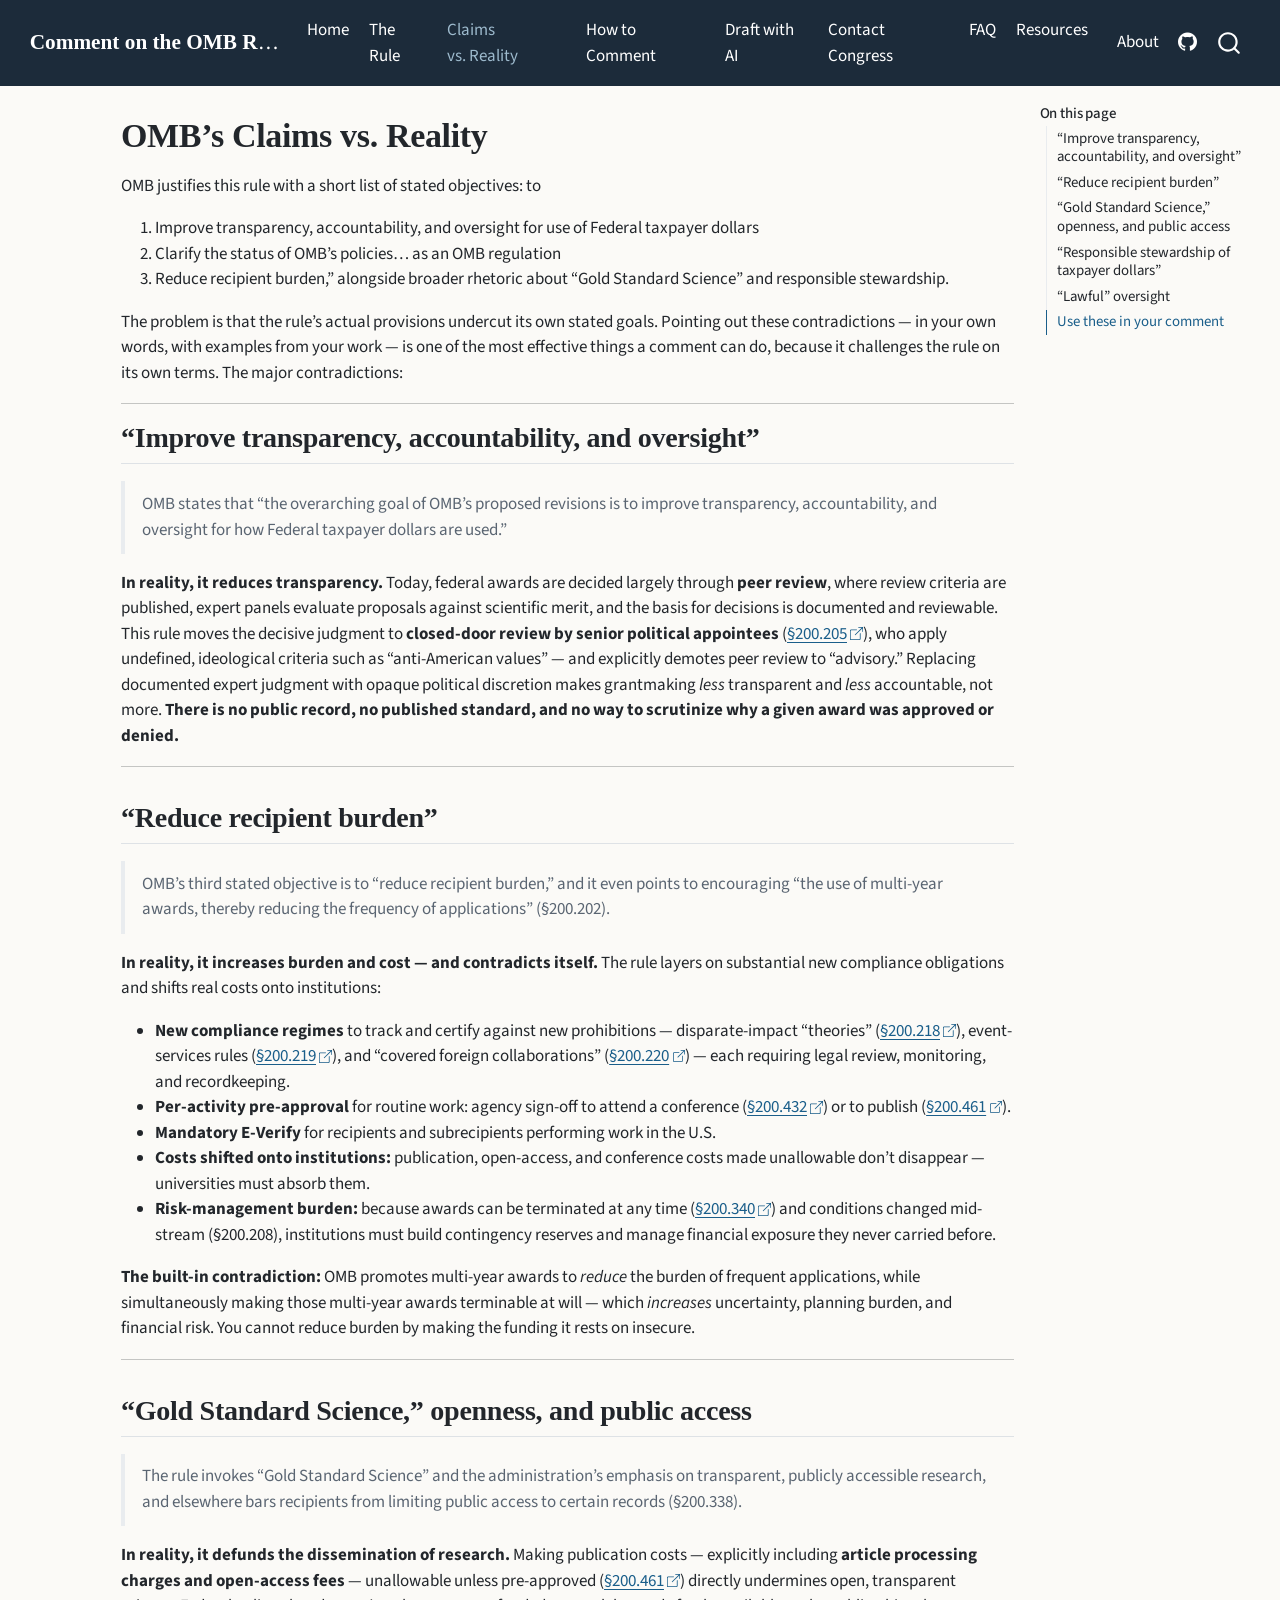
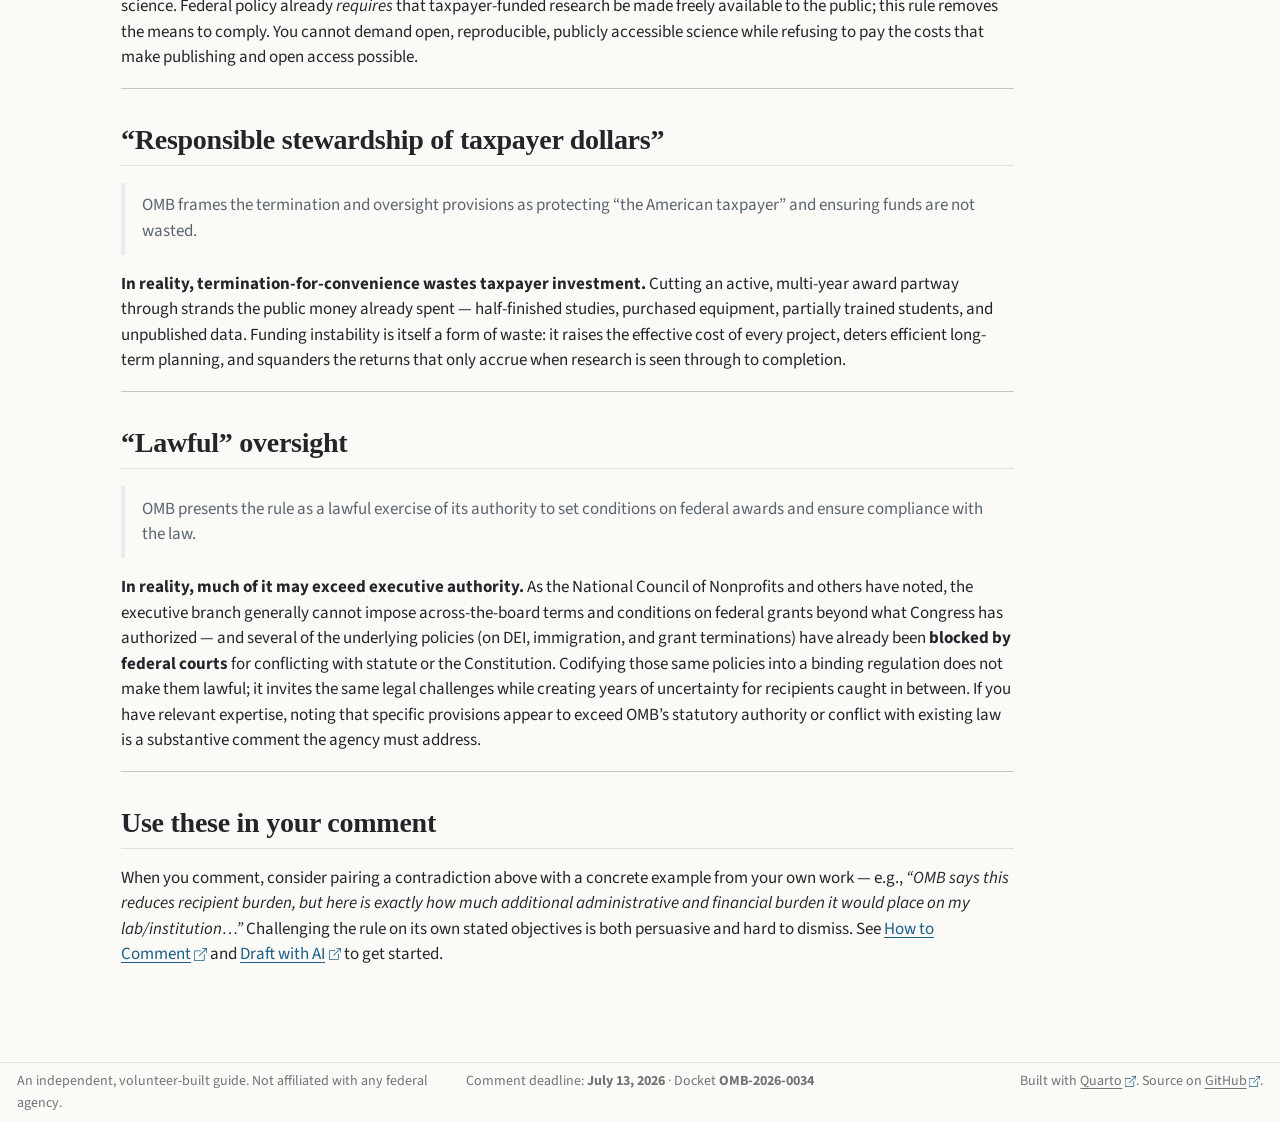
<file: claims-vs-reality.html>
<!DOCTYPE html>
<html xmlns="http://www.w3.org/1999/xhtml" lang="en" xml:lang="en"><head>

<meta charset="utf-8">
<meta name="generator" content="quarto-1.11.9">

<meta name="viewport" content="width=device-width, initial-scale=1.0, user-scalable=yes">


<title>OMB’s Claims vs.&nbsp;Reality – Comment on the OMB Rule</title>
<style>
/* Default styles provided by pandoc.
** See https://pandoc.org/MANUAL.html#variables-for-html for config info.
*/
span.smallcaps{font-variant: small-caps;}
div.columns{display: flex; gap: 1.5em;}
div.column{flex: auto;}
@media screen {
div.columns{gap: min(4vw, 1.5em);}
div.column{overflow-x: auto;}
}
div.hanging-indent{margin-left: 1.5em; text-indent: -1.5em;}
ul.task-list{list-style: none;}
ul.task-list li input[type="checkbox"] {
  width: 0.8em;
  margin: 0 0.8em 0.2em -1em; /* quarto-specific, see https://github.com/quarto-dev/quarto-cli/issues/4556 */ 
  vertical-align: middle;
}
</style>


<script src="site_libs/quarto-nav/quarto-nav.js"></script>
<script src="site_libs/clipboard/clipboard.min.js"></script>
<script src="site_libs/quarto-search/autocomplete.umd.js"></script>
<script src="site_libs/quarto-search/fuse.min.js"></script>
<script src="site_libs/quarto-search/quarto-search.js"></script>
<meta name="quarto:offset" content="./">
<script src="site_libs/quarto-html/quarto.js" type="module"></script>
<script src="site_libs/quarto-html/tabsets/tabsets.js" type="module"></script>
<script src="site_libs/quarto-html/scrollable-regions/scrollable-regions.js" type="module"></script>
<script src="site_libs/quarto-html/popper.min.js"></script>
<script src="site_libs/quarto-html/tippy.umd.min.js"></script>
<script src="site_libs/quarto-html/anchor.min.js"></script>
<link href="site_libs/quarto-html/tippy.css" rel="stylesheet">
<link href="site_libs/quarto-html/quarto-syntax-highlighting-63b5708e65d6cd79cd7618c58d0c21e7.css" rel="stylesheet" id="quarto-text-highlighting-styles">
<script src="site_libs/bootstrap/bootstrap.min.js"></script>
<link href="site_libs/bootstrap/bootstrap-icons.css" rel="stylesheet">
<link href="site_libs/bootstrap/bootstrap-0484e073957bcfef802f58fc282b466c.min.css" rel="stylesheet" append-hash="true" id="quarto-bootstrap" data-mode="light">
<script id="quarto-search-options" type="application/json">{
  "location": "navbar",
  "copy-button": false,
  "collapse-after": 3,
  "panel-placement": "end",
  "type": "overlay",
  "limit": 50,
  "keyboard-shortcut": [
    "f",
    "/",
    "s"
  ],
  "language": {
    "search-no-results-text": "No results",
    "search-matching-documents-text": "matching documents",
    "search-copy-link-title": "Copy link to search",
    "search-hide-matches-text": "Hide additional matches",
    "search-more-match-text": "more match in this document",
    "search-more-matches-text": "more matches in this document",
    "search-clear-button-title": "Clear",
    "search-text-placeholder": "",
    "search-detached-cancel-button-title": "Cancel",
    "search-submit-button-title": "Submit",
    "search-label": "Search"
  }
}</script>
<meta name="robots" content="index, follow">


<meta property="og:title" content="OMB’s Claims vs.&nbsp;Reality – Comment on the OMB Rule">
<meta property="og:description" content="A researcher’s guide to the proposed OMB “Regulation for Federal Financial Assistance” — what it changes, why it threatens science, and how to file a public comment before the deadline.">
<meta property="og:site_name" content="Comment on the OMB Rule">
<meta name="twitter:title" content="OMB’s Claims vs.&nbsp;Reality – Comment on the OMB Rule">
<meta name="twitter:description" content="A researcher’s guide to the proposed OMB “Regulation for Federal Financial Assistance” — what it changes, why it threatens science, and how to file a public comment before the deadline.">
<meta name="twitter:card" content="summary">
</head>

<body class="nav-fixed quarto-light"><a id="quarto-skip-link" class="visually-hidden-focusable" href="#quarto-document-content">Skip to main content</a>

<div id="quarto-search-results"></div>
  <header id="quarto-header" class="headroom fixed-top">
    <nav class="navbar navbar-expand-lg " data-bs-theme="dark" aria-label="Site">
      <div class="navbar-container container-fluid">
      <div class="navbar-brand-container mx-auto">
    <a class="navbar-brand" href="./index.html">
    <span class="navbar-title">Comment on the OMB Rule</span>
    </a>
  </div>
          <button class="navbar-toggler" type="button" data-bs-toggle="collapse" data-bs-target="#navbarCollapse" aria-controls="navbarCollapse" aria-expanded="false" aria-label="Toggle navigation" onclick="if (window.quartoToggleHeadroom) { window.quartoToggleHeadroom(); }">
  <span class="navbar-toggler-icon"></span>
</button>
          <div class="collapse navbar-collapse" id="navbarCollapse">
            <ul class="navbar-nav navbar-nav-scroll me-auto">
  <li class="nav-item">
    <a class="nav-link" href="./index.html"> 
<span class="menu-text">Home</span></a>
  </li>  
  <li class="nav-item">
    <a class="nav-link" href="./the-rule.html"> 
<span class="menu-text">The Rule</span></a>
  </li>  
  <li class="nav-item">
    <a class="nav-link active" href="./claims-vs-reality.html" aria-current="page"> 
<span class="menu-text">Claims vs.&nbsp;Reality</span></a>
  </li>  
  <li class="nav-item">
    <a class="nav-link" href="./how-to-comment.html"> 
<span class="menu-text">How to Comment</span></a>
  </li>  
  <li class="nav-item">
    <a class="nav-link" href="./draft-with-ai.html"> 
<span class="menu-text">Draft with AI</span></a>
  </li>  
  <li class="nav-item">
    <a class="nav-link" href="./contact-congress.html"> 
<span class="menu-text">Contact Congress</span></a>
  </li>  
  <li class="nav-item">
    <a class="nav-link" href="./faq.html"> 
<span class="menu-text">FAQ</span></a>
  </li>  
  <li class="nav-item">
    <a class="nav-link" href="./resources.html"> 
<span class="menu-text">Resources</span></a>
  </li>  
</ul>
            <ul class="navbar-nav navbar-nav-scroll ms-auto">
  <li class="nav-item">
    <a class="nav-link" href="./about.html"> 
<span class="menu-text">About</span></a>
  </li>  
  <li class="nav-item compact">
    <a class="nav-link" href="https://github.com/jhelvy/defendfederalresearch"> <i class="bi bi-github" role="img" aria-label="GitHub">
</i> 
<span class="menu-text"></span></a>
  </li>  
</ul>
          </div> <!-- /navcollapse -->
            <div class="quarto-navbar-tools">
</div>
            <div id="quarto-search" class="" title="Search"></div>
      </div> <!-- /container-fluid -->
    </nav>
</header>
<!-- content -->
<div id="quarto-content" class="quarto-container page-columns page-rows-contents page-layout-article page-navbar">
<!-- sidebar -->
<!-- margin-sidebar -->
    <div id="quarto-margin-sidebar" class="sidebar margin-sidebar">
        <nav id="TOC" role="doc-toc" aria-labelledby="toc-title" class="toc-active">
    <h2 id="toc-title">On this page</h2>
   
  <ul>
  <li><a href="#improve-transparency-accountability-and-oversight" id="toc-improve-transparency-accountability-and-oversight" class="nav-link active" data-scroll-target="#improve-transparency-accountability-and-oversight">“Improve transparency, accountability, and oversight”</a></li>
  <li><a href="#reduce-recipient-burden" id="toc-reduce-recipient-burden" class="nav-link" data-scroll-target="#reduce-recipient-burden">“Reduce recipient burden”</a></li>
  <li><a href="#gold-standard-science-openness-and-public-access" id="toc-gold-standard-science-openness-and-public-access" class="nav-link" data-scroll-target="#gold-standard-science-openness-and-public-access">“Gold Standard Science,” openness, and public access</a></li>
  <li><a href="#responsible-stewardship-of-taxpayer-dollars" id="toc-responsible-stewardship-of-taxpayer-dollars" class="nav-link" data-scroll-target="#responsible-stewardship-of-taxpayer-dollars">“Responsible stewardship of taxpayer dollars”</a></li>
  <li><a href="#lawful-oversight" id="toc-lawful-oversight" class="nav-link" data-scroll-target="#lawful-oversight">“Lawful” oversight</a></li>
  <li><a href="#use-these-in-your-comment" id="toc-use-these-in-your-comment" class="nav-link" data-scroll-target="#use-these-in-your-comment">Use these in your comment</a></li>
  </ul>
</nav>
    </div>
<!-- main -->
<main class="content" id="quarto-document-content" tabindex="-1">

<header id="title-block-header" class="quarto-title-block default">
<div class="quarto-title">
<h1 class="title">OMB’s Claims vs.&nbsp;Reality</h1>
</div>



<div class="quarto-title-meta">

    
  
    
  </div>
  


</header>


<p>OMB justifies this rule with a short list of stated objectives: to</p>
<ol type="1">
<li>Improve transparency, accountability, and oversight for use of Federal taxpayer dollars</li>
<li>Clarify the status of OMB’s policies… as an OMB regulation</li>
<li>Reduce recipient burden,” alongside broader rhetoric about “Gold Standard Science” and responsible stewardship.</li>
</ol>
<p>The problem is that the rule’s actual provisions undercut its own stated goals. Pointing out these contradictions — in your own words, with examples from your work — is one of the most effective things a comment can do, because it challenges the rule on its own terms. The major contradictions:</p>
<hr>
<section id="improve-transparency-accountability-and-oversight" class="level2">
<h2 class="anchored" data-anchor-id="improve-transparency-accountability-and-oversight">“Improve transparency, accountability, and oversight”</h2>
<blockquote class="blockquote">
<p>OMB states that “the overarching goal of OMB’s proposed revisions is to improve transparency, accountability, and oversight for how Federal taxpayer dollars are used.”</p>
</blockquote>
<p><strong>In reality, it reduces transparency.</strong> Today, federal awards are decided largely through <strong>peer review</strong>, where review criteria are published, expert panels evaluate proposals against scientific merit, and the basis for decisions is documented and reviewable. This rule moves the decisive judgment to <strong>closed-door review by senior political appointees</strong> (<a href="./the-rule.html#s200-205">§200.205</a>), who apply undefined, ideological criteria such as “anti-American values” — and explicitly demotes peer review to “advisory.” Replacing documented expert judgment with opaque political discretion makes grantmaking <em>less</em> transparent and <em>less</em> accountable, not more. <strong>There is no public record, no published standard, and no way to scrutinize why a given award was approved or denied.</strong></p>
<hr>
</section>
<section id="reduce-recipient-burden" class="level2">
<h2 class="anchored" data-anchor-id="reduce-recipient-burden">“Reduce recipient burden”</h2>
<blockquote class="blockquote">
<p>OMB’s third stated objective is to “reduce recipient burden,” and it even points to encouraging “the use of multi-year awards, thereby reducing the frequency of applications” (§200.202).</p>
</blockquote>
<p><strong>In reality, it increases burden and cost — and contradicts itself.</strong> The rule layers on substantial new compliance obligations and shifts real costs onto institutions:</p>
<ul>
<li><strong>New compliance regimes</strong> to track and certify against new prohibitions — disparate-impact “theories” (<a href="./the-rule.html#s200-218">§200.218</a>), event-services rules (<a href="./the-rule.html#s200-219">§200.219</a>), and “covered foreign collaborations” (<a href="./the-rule.html#s200-220">§200.220</a>) — each requiring legal review, monitoring, and recordkeeping.</li>
<li><strong>Per-activity pre-approval</strong> for routine work: agency sign-off to attend a conference (<a href="./the-rule.html#s200-432">§200.432</a>) or to publish (<a href="./the-rule.html#s200-461">§200.461</a>).</li>
<li><strong>Mandatory E-Verify</strong> for recipients and subrecipients performing work in the U.S.</li>
<li><strong>Costs shifted onto institutions:</strong> publication, open-access, and conference costs made unallowable don’t disappear — universities must absorb them.</li>
<li><strong>Risk-management burden:</strong> because awards can be terminated at any time (<a href="./the-rule.html#s200-340">§200.340</a>) and conditions changed mid-stream (§200.208), institutions must build contingency reserves and manage financial exposure they never carried before.</li>
</ul>
<p><strong>The built-in contradiction:</strong> OMB promotes multi-year awards to <em>reduce</em> the burden of frequent applications, while simultaneously making those multi-year awards terminable at will — which <em>increases</em> uncertainty, planning burden, and financial risk. You cannot reduce burden by making the funding it rests on insecure.</p>
<hr>
</section>
<section id="gold-standard-science-openness-and-public-access" class="level2">
<h2 class="anchored" data-anchor-id="gold-standard-science-openness-and-public-access">“Gold Standard Science,” openness, and public access</h2>
<blockquote class="blockquote">
<p>The rule invokes “Gold Standard Science” and the administration’s emphasis on transparent, publicly accessible research, and elsewhere bars recipients from limiting public access to certain records (§200.338).</p>
</blockquote>
<p><strong>In reality, it defunds the dissemination of research.</strong> Making publication costs — explicitly including <strong>article processing charges and open-access fees</strong> — unallowable unless pre-approved (<a href="./the-rule.html#s200-461">§200.461</a>) directly undermines open, transparent science. Federal policy already <em>requires</em> that taxpayer-funded research be made freely available to the public; this rule removes the means to comply. You cannot demand open, reproducible, publicly accessible science while refusing to pay the costs that make publishing and open access possible.</p>
<hr>
</section>
<section id="responsible-stewardship-of-taxpayer-dollars" class="level2">
<h2 class="anchored" data-anchor-id="responsible-stewardship-of-taxpayer-dollars">“Responsible stewardship of taxpayer dollars”</h2>
<blockquote class="blockquote">
<p>OMB frames the termination and oversight provisions as protecting “the American taxpayer” and ensuring funds are not wasted.</p>
</blockquote>
<p><strong>In reality, termination-for-convenience wastes taxpayer investment.</strong> Cutting an active, multi-year award partway through strands the public money already spent — half-finished studies, purchased equipment, partially trained students, and unpublished data. Funding instability is itself a form of waste: it raises the effective cost of every project, deters efficient long-term planning, and squanders the returns that only accrue when research is seen through to completion.</p>
<hr>
</section>
<section id="lawful-oversight" class="level2">
<h2 class="anchored" data-anchor-id="lawful-oversight">“Lawful” oversight</h2>
<blockquote class="blockquote">
<p>OMB presents the rule as a lawful exercise of its authority to set conditions on federal awards and ensure compliance with the law.</p>
</blockquote>
<p><strong>In reality, much of it may exceed executive authority.</strong> As the National Council of Nonprofits and others have noted, the executive branch generally cannot impose across-the-board terms and conditions on federal grants beyond what Congress has authorized — and several of the underlying policies (on DEI, immigration, and grant terminations) have already been <strong>blocked by federal courts</strong> for conflicting with statute or the Constitution. Codifying those same policies into a binding regulation does not make them lawful; it invites the same legal challenges while creating years of uncertainty for recipients caught in between. If you have relevant expertise, noting that specific provisions appear to exceed OMB’s statutory authority or conflict with existing law is a substantive comment the agency must address.</p>
<hr>
</section>
<section id="use-these-in-your-comment" class="level2">
<h2 class="anchored" data-anchor-id="use-these-in-your-comment">Use these in your comment</h2>
<p>When you comment, consider pairing a contradiction above with a concrete example from your own work — e.g., <em>“OMB says this reduces recipient burden, but here is exactly how much additional administrative and financial burden it would place on my lab/institution…”</em> Challenging the rule on its own stated objectives is both persuasive and hard to dismiss. See <a href="./how-to-comment.html">How to Comment</a> and <a href="./draft-with-ai.html">Draft with AI</a> to get started.</p>


</section>

</main> <!-- /main -->
<script id="quarto-html-after-body" type="application/javascript">
  window.document.addEventListener("DOMContentLoaded", function (event) {
    const icon = "";
    const anchorJS = new window.AnchorJS();
    anchorJS.options = {
      placement: 'right',
      icon: icon
    };
    anchorJS.add('.anchored');
    const isCodeAnnotation = (el) => {
      for (const clz of el.classList) {
        if (clz.startsWith('code-annotation-')) {                     
          return true;
        }
      }
      return false;
    }
    const onCopySuccess = function(e) {
      // button target
      const button = e.trigger;
      // don't keep focus
      button.blur();
      // flash "checked"
      button.classList.add('code-copy-button-checked');
      var currentTitle = button.getAttribute("title");
      button.setAttribute("title", "Copied!");
      let tooltip;
      if (window.bootstrap) {
        button.setAttribute("data-bs-toggle", "tooltip");
        button.setAttribute("data-bs-placement", "left");
        button.setAttribute("data-bs-title", "Copied!");
        tooltip = new bootstrap.Tooltip(button, 
          { trigger: "manual", 
            customClass: "code-copy-button-tooltip",
            offset: [0, -8]});
        tooltip.show();    
      }
      setTimeout(function() {
        if (tooltip) {
          tooltip.hide();
          button.removeAttribute("data-bs-title");
          button.removeAttribute("data-bs-toggle");
          button.removeAttribute("data-bs-placement");
        }
        button.setAttribute("title", currentTitle);
        button.classList.remove('code-copy-button-checked');
      }, 1000);
      // clear code selection
      e.clearSelection();
    }
    const getTextToCopy = function(trigger) {
      const outerScaffold = trigger.parentElement.cloneNode(true);
      const codeEl = outerScaffold.querySelector('code');
      for (const childEl of codeEl.children) {
        if (isCodeAnnotation(childEl)) {
          childEl.remove();
        }
      }
      return codeEl.innerText;
    }
    const clipboard = new window.ClipboardJS('.code-copy-button:not([data-in-quarto-modal])', {
      text: getTextToCopy
    });
    clipboard.on('success', onCopySuccess);
    if (window.document.getElementById('quarto-embedded-source-code-modal')) {
      const clipboardModal = new window.ClipboardJS('.code-copy-button[data-in-quarto-modal]', {
        text: getTextToCopy,
        container: window.document.getElementById('quarto-embedded-source-code-modal')
      });
      clipboardModal.on('success', onCopySuccess);
    }
      var localhostRegex = new RegExp(/^(?:http|https):\/\/localhost\:?[0-9]*\//);
      var mailtoRegex = new RegExp(/^mailto:/);
        var filterRegex = new RegExp("https:\/\/defendfederalresearch\.org");
      var isInternal = (href) => {
          return filterRegex.test(href) || localhostRegex.test(href) || mailtoRegex.test(href);
      }
      // Inspect non-navigation links and adorn them if external
      window.quartoDecorateExternalLinks = function (root) {
     var links = (root || window.document).querySelectorAll('a[href]:not(.nav-link):not(.navbar-brand):not(.toc-action):not(.sidebar-link):not(.sidebar-item-toggle):not(.pagination-link):not(.no-external):not([aria-hidden]):not(.dropdown-item):not(.quarto-navigation-tool):not(.about-link)');
      for (var i=0; i<links.length; i++) {
        const link = links[i];
        if (!isInternal(link.href)) {
          // undo the damage that might have been done by quarto-nav.js in the case of
          // links that we want to consider external
          if (link.dataset.originalHref !== undefined) {
            link.href = link.dataset.originalHref;
          }
          if (!link.classList.contains('no-external-icon')) {
            // default icon
            link.classList.add("external");
          }
        }
      }
      };
      window.quartoDecorateExternalLinks(window.document);
    // Esc closes the popup (WCAG 1.4.13) and focus leaving both trigger and
    // popup closes it (WCAG 2.4.11); tippy handles neither for interactive popups.
    const hideOnEscAndFocusOut = {
      name: 'hideOnEscAndFocusOut',
      defaultValue: true,
      fn(instance) {
        const dismiss = () => {
          // A show scheduled by the trigger delay would otherwise reopen it
          instance.clearDelayTimeouts();
          instance.hide();
        };
        const onKeyDown = (event) => {
          if (event.key !== 'Escape') {
            return;
          }
          // Keep Esc from also reaching page handlers (e.g. reveal.js overview),
          // except an open reveal.js slide menu, which Esc should close too.
          // The menu handles keys only when its keyboard option is on.
          const menuHandlesEsc = window.Reveal?.getPlugin?.('menu')?.isOpen() &&
            window.Reveal.getConfig().menu?.keyboard !== false;
          if (!menuHandlesEsc) {
            event.stopPropagation();
          }
          if (instance.popper.contains(window.document.activeElement)) {
            // Disabled while refocusing so the focus trigger does not reopen it
            instance.disable();
            instance.reference.focus();
            instance.enable();
          }
          dismiss();
        };
        const onFocusOut = (event) => {
          const target = event.relatedTarget;
          if (target && !instance.reference.contains(target) &&
              !instance.popper.contains(target)) {
            dismiss();
          }
        };
        // On the trigger too: a click trigger (code-annotations: select) has no
        // blur handling. Attached for the instance's lifetime so leaving the
        // trigger also cancels a show still pending on the trigger delay.
        instance.reference.addEventListener('focusout', onFocusOut);
        return {
          onShow() {
            window.document.addEventListener('keydown', onKeyDown, true);
            instance.popper.addEventListener('focusout', onFocusOut);
          },
          onHide() {
            window.document.removeEventListener('keydown', onKeyDown, true);
            instance.popper.removeEventListener('focusout', onFocusOut);
          },
          onDestroy() {
            instance.reference.removeEventListener('focusout', onFocusOut);
          },
        };
      },
    };
    function tippyHover(el, contentFn, onTriggerFn, onUntriggerFn) {
      const config = {
        allowHTML: true,
        maxWidth: 500,
        delay: 100,
        arrow: false,
        appendTo: function(el) {
            return el.parentElement;
        },
        interactive: true,
        interactiveBorder: 10,
        theme: 'quarto',
        placement: 'bottom-start',
        plugins: [hideOnEscAndFocusOut],
      };
      if (contentFn) {
        config.content = contentFn;
      }
      if (onTriggerFn) {
        config.onTrigger = onTriggerFn;
      }
      if (onUntriggerFn) {
        config.onUntrigger = onUntriggerFn;
      }
      window.tippy(el, config); 
    }
    const noterefs = window.document.querySelectorAll('a[role="doc-noteref"]');
    for (var i=0; i<noterefs.length; i++) {
      const ref = noterefs[i];
      tippyHover(ref, function() {
        // use id or data attribute instead here
        let href = ref.getAttribute('data-footnote-href') || ref.getAttribute('href');
        try { href = new URL(href).hash; } catch {}
        const id = href.replace(/^#\/?/, "");
        const note = window.document.getElementById(id);
        if (note) {
          return note.innerHTML;
        } else {
          return "";
        }
      });
    }
    const xrefs = window.document.querySelectorAll('a.quarto-xref');
    const processXRef = (id, note) => {
      // Strip column container classes
      const stripColumnClz = (el) => {
        el.classList.remove("page-full", "page-columns");
        if (el.children) {
          for (const child of el.children) {
            stripColumnClz(child);
          }
        }
      }
      stripColumnClz(note)
      if (id === null || id.startsWith('sec-')) {
        // Special case sections, only their first couple elements
        const container = document.createElement("div");
        if (note.children && note.children.length > 2) {
          container.appendChild(note.children[0].cloneNode(true));
          for (let i = 1; i < note.children.length; i++) {
            const child = note.children[i];
            if (child.tagName === "P" && child.innerText === "") {
              continue;
            } else {
              container.appendChild(child.cloneNode(true));
              break;
            }
          }
          if (window.Quarto?.typesetMath) {
            window.Quarto.typesetMath(container);
          }
          return container.innerHTML
        } else {
          if (window.Quarto?.typesetMath) {
            window.Quarto.typesetMath(note);
          }
          return note.innerHTML;
        }
      } else {
        // Remove any anchor links if they are present
        const anchorLink = note.querySelector('a.anchorjs-link');
        if (anchorLink) {
          anchorLink.remove();
        }
        if (window.Quarto?.typesetMath) {
          window.Quarto.typesetMath(note);
        }
        if (note.classList.contains("callout")) {
          return note.outerHTML;
        } else {
          return note.innerHTML;
        }
      }
    }
    for (var i=0; i<xrefs.length; i++) {
      const xref = xrefs[i];
      tippyHover(xref, undefined, function(instance) {
        instance.disable();
        let url = xref.getAttribute('href');
        let hash = undefined; 
        if (url.startsWith('#')) {
          hash = url;
        } else {
          try { hash = new URL(url).hash; } catch {}
        }
        if (hash) {
          const id = hash.replace(/^#\/?/, "");
          const note = window.document.getElementById(id);
          if (note !== null) {
            try {
              const html = processXRef(id, note.cloneNode(true));
              instance.setContent(html);
            } finally {
              instance.enable();
              instance.show();
            }
          } else {
            // See if we can fetch this
            fetch(url.split('#')[0])
            .then(res => res.text())
            .then(html => {
              const parser = new DOMParser();
              const htmlDoc = parser.parseFromString(html, "text/html");
              const note = htmlDoc.getElementById(id);
              if (note !== null) {
                const html = processXRef(id, note);
                instance.setContent(html);
              } 
            }).finally(() => {
              instance.enable();
              instance.show();
            });
          }
        } else {
          // See if we can fetch a full url (with no hash to target)
          // This is a special case and we should probably do some content thinning / targeting
          fetch(url)
          .then(res => res.text())
          .then(html => {
            const parser = new DOMParser();
            const htmlDoc = parser.parseFromString(html, "text/html");
            const note = htmlDoc.querySelector('main.content');
            if (note !== null) {
              // This should only happen for chapter cross references
              // (since there is no id in the URL)
              // remove the first header
              if (note.children.length > 0 && note.children[0].tagName === "HEADER") {
                note.children[0].remove();
              }
              const html = processXRef(null, note);
              instance.setContent(html);
            } 
          }).finally(() => {
            instance.enable();
            instance.show();
          });
        }
      }, function(instance) {
      });
    }
        let selectedAnnoteEl;
        const selectorForAnnotation = ( cell, annotation) => {
          let cellAttr = 'data-code-cell="' + cell + '"';
          let lineAttr = 'data-code-annotation="' +  annotation + '"';
          const selector = 'span[' + cellAttr + '][' + lineAttr + ']';
          return selector;
        }
        const selectCodeLines = (annoteEl) => {
          const doc = window.document;
          const targetCell = annoteEl.getAttribute("data-target-cell");
          const targetAnnotation = annoteEl.getAttribute("data-target-annotation");
          const annoteSpan = window.document.querySelector(selectorForAnnotation(targetCell, targetAnnotation));
          const lines = annoteSpan.getAttribute("data-code-lines").split(",");
          const lineIds = lines.map((line) => {
            return targetCell + "-" + line;
          })
          // Each band is positioned against its own containing block, which is
          // not the offsetParent of the lines, so place it from client rects.
          const placeBand = (band, firstEl, lastEl, codeBlock) => {
            const container = band.offsetParent;
            if (container === null) {
              return;
            }
            const containerRect = container.getBoundingClientRect();
            // Reveal.js scales slides with a transform, so convert client
            // pixels back to the CSS pixels of the container.
            const scale = containerRect.height / container.offsetHeight || 1;
            const firstRect = firstEl.getBoundingClientRect();
            const lastRect = lastEl.getBoundingClientRect();
            const top = (firstRect.top - containerRect.top) / scale - container.clientTop + container.scrollTop;
            const height = (lastRect.bottom - firstRect.top) / scale;
            band.style.top = top - 2 + "px";
            band.style.height = height + 4 + "px";
            if (codeBlock) {
              // Without the copy button wrapper, the containing block is wider
              // than the code block, so span the code block explicitly.
              const blockRect = codeBlock.getBoundingClientRect();
              band.style.left = (blockRect.left - containerRect.left) / scale - container.clientLeft + container.scrollLeft + "px";
              band.style.width = blockRect.width / scale + "px";
            }
          };
          if (lineIds.length > 0) {
            const el = window.document.getElementById(lineIds[0]);
            const lastEl = window.document.getElementById(lineIds[lineIds.length - 1]);
            const parent = el.parentElement.parentElement;
            // cook up a div (if necessary) and position it
            let div = window.document.getElementById("code-annotation-line-highlight");
            if (div === null) {
              div = window.document.createElement("div");
              div.setAttribute("id", "code-annotation-line-highlight");
              div.style.position = 'absolute';
              parent.appendChild(div);
            }
            placeBand(div, el, lastEl, parent.closest("div.sourceCode") || parent);
            let gutterDiv = window.document.getElementById("code-annotation-line-highlight-gutter");
            if (gutterDiv === null) {
              gutterDiv = window.document.createElement("div");
              gutterDiv.setAttribute("id", "code-annotation-line-highlight-gutter");
              gutterDiv.style.position = 'absolute';
              const codeCell = window.document.getElementById(targetCell);
              const gutter = codeCell.querySelector('.code-annotation-gutter');
              gutter.appendChild(gutterDiv);
            }
            placeBand(gutterDiv, el, lastEl);
            selectedAnnoteEl = annoteEl;
          }
        };
        const unselectCodeLines = () => {
          const elementsIds = ["code-annotation-line-highlight", "code-annotation-line-highlight-gutter"];
          elementsIds.forEach((elId) => {
            const div = window.document.getElementById(elId);
            if (div) {
              div.remove();
            }
          });
          selectedAnnoteEl = undefined;
        };
          // Handle positioning of the toggle
      window.addEventListener(
        "resize",
        throttle(() => {
          elRect = undefined;
          if (selectedAnnoteEl) {
            selectCodeLines(selectedAnnoteEl);
          }
        }, 10)
      );
      function throttle(fn, ms) {
      let throttle = false;
      let timer;
        return (...args) => {
          if(!throttle) { // first call gets through
              fn.apply(this, args);
              throttle = true;
          } else { // all the others get throttled
              if(timer) clearTimeout(timer); // cancel #2
              timer = setTimeout(() => {
                fn.apply(this, args);
                timer = throttle = false;
              }, ms);
          }
        };
      }
        // Attach click handler to the DT
        const annoteDls = window.document.querySelectorAll('dt[data-target-cell]');
        for (const annoteDlNode of annoteDls) {
          annoteDlNode.addEventListener('click', (event) => {
            const clickedEl = event.target;
            if (clickedEl !== selectedAnnoteEl) {
              unselectCodeLines();
              const activeEl = window.document.querySelector('dt[data-target-cell].code-annotation-active');
              if (activeEl) {
                activeEl.classList.remove('code-annotation-active');
              }
              selectCodeLines(clickedEl);
              clickedEl.classList.add('code-annotation-active');
            } else {
              // Unselect the line
              unselectCodeLines();
              clickedEl.classList.remove('code-annotation-active');
            }
          });
        }
    const findCites = (el) => {
      const parentEl = el.parentElement;
      if (parentEl) {
        const cites = parentEl.dataset.cites;
        if (cites) {
          return {
            el,
            cites: cites.split(' ')
          };
        } else {
          return findCites(el.parentElement)
        }
      } else {
        return undefined;
      }
    };
    var bibliorefs = window.document.querySelectorAll('a[role="doc-biblioref"]');
    for (var i=0; i<bibliorefs.length; i++) {
      const ref = bibliorefs[i];
      const citeInfo = findCites(ref);
      if (citeInfo) {
        tippyHover(citeInfo.el, function() {
          var popup = window.document.createElement('div');
          citeInfo.cites.forEach(function(cite) {
            var citeDiv = window.document.createElement('div');
            citeDiv.classList.add('hanging-indent');
            citeDiv.classList.add('csl-entry');
            var biblioDiv = window.document.getElementById('ref-' + cite);
            if (biblioDiv) {
              citeDiv.innerHTML = biblioDiv.innerHTML;
            }
            popup.appendChild(citeDiv);
          });
          return popup.innerHTML;
        });
      }
    }
  });
  </script>
  <script type="application/javascript">
  window.quartoScrollableRegionsLabels = {"code":"Scrollable code","output":"Scrollable output"};
  </script>
</div> <!-- /content -->
<footer class="footer">
  <div class="nav-footer">
    <div class="nav-footer-left">
<p>An independent, volunteer-built guide. Not affiliated with any federal agency.</p>
</div>   
    <div class="nav-footer-center">
<p>Comment deadline: <strong>July 13, 2026</strong> · Docket <strong>OMB-2026-0034</strong></p>
</div>
    <div class="nav-footer-right">
<p>Built with <a href="https://quarto.org">Quarto</a>. Source on <a href="https://github.com/jhelvy/defendfederalresearch">GitHub</a>.</p>
</div>
  </div>
</footer>




</body></html>
</file>
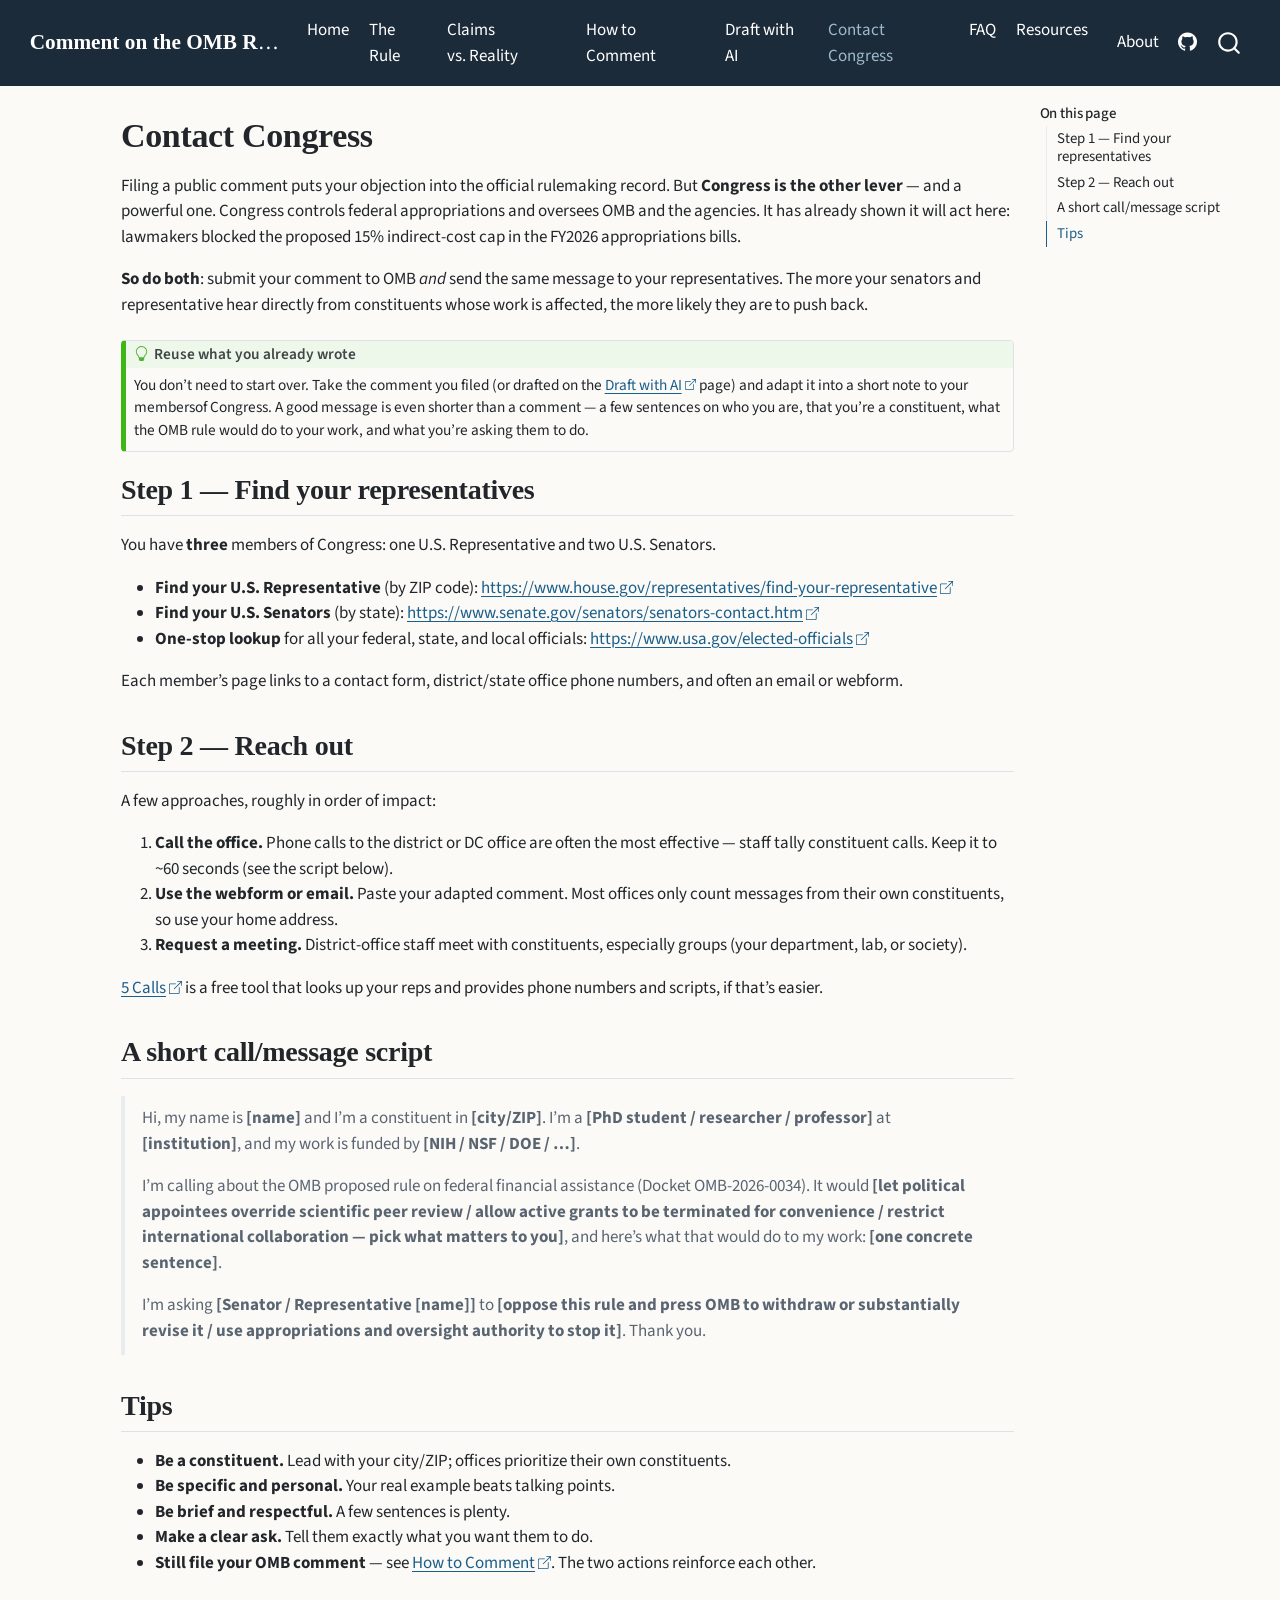
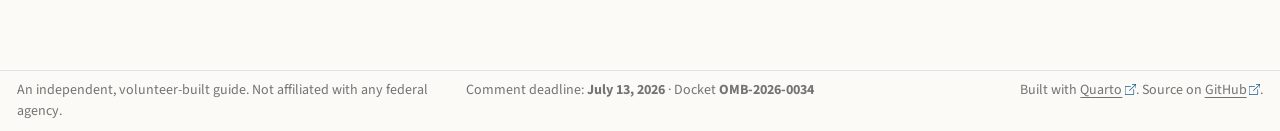
<file: contact-congress.html>
<!DOCTYPE html>
<html xmlns="http://www.w3.org/1999/xhtml" lang="en" xml:lang="en"><head>

<meta charset="utf-8">
<meta name="generator" content="quarto-1.11.9">

<meta name="viewport" content="width=device-width, initial-scale=1.0, user-scalable=yes">


<title>Contact Congress – Comment on the OMB Rule</title>
<style>
/* Default styles provided by pandoc.
** See https://pandoc.org/MANUAL.html#variables-for-html for config info.
*/
span.smallcaps{font-variant: small-caps;}
div.columns{display: flex; gap: 1.5em;}
div.column{flex: auto;}
@media screen {
div.columns{gap: min(4vw, 1.5em);}
div.column{overflow-x: auto;}
}
div.hanging-indent{margin-left: 1.5em; text-indent: -1.5em;}
ul.task-list{list-style: none;}
ul.task-list li input[type="checkbox"] {
  width: 0.8em;
  margin: 0 0.8em 0.2em -1em; /* quarto-specific, see https://github.com/quarto-dev/quarto-cli/issues/4556 */ 
  vertical-align: middle;
}
</style>


<script src="site_libs/quarto-nav/quarto-nav.js"></script>
<script src="site_libs/clipboard/clipboard.min.js"></script>
<script src="site_libs/quarto-search/autocomplete.umd.js"></script>
<script src="site_libs/quarto-search/fuse.min.js"></script>
<script src="site_libs/quarto-search/quarto-search.js"></script>
<meta name="quarto:offset" content="./">
<script src="site_libs/quarto-html/quarto.js" type="module"></script>
<script src="site_libs/quarto-html/tabsets/tabsets.js" type="module"></script>
<script src="site_libs/quarto-html/scrollable-regions/scrollable-regions.js" type="module"></script>
<script src="site_libs/quarto-html/popper.min.js"></script>
<script src="site_libs/quarto-html/tippy.umd.min.js"></script>
<script src="site_libs/quarto-html/anchor.min.js"></script>
<link href="site_libs/quarto-html/tippy.css" rel="stylesheet">
<link href="site_libs/quarto-html/quarto-syntax-highlighting-63b5708e65d6cd79cd7618c58d0c21e7.css" rel="stylesheet" id="quarto-text-highlighting-styles">
<script src="site_libs/bootstrap/bootstrap.min.js"></script>
<link href="site_libs/bootstrap/bootstrap-icons.css" rel="stylesheet">
<link href="site_libs/bootstrap/bootstrap-0484e073957bcfef802f58fc282b466c.min.css" rel="stylesheet" append-hash="true" id="quarto-bootstrap" data-mode="light">
<script id="quarto-search-options" type="application/json">{
  "location": "navbar",
  "copy-button": false,
  "collapse-after": 3,
  "panel-placement": "end",
  "type": "overlay",
  "limit": 50,
  "keyboard-shortcut": [
    "f",
    "/",
    "s"
  ],
  "language": {
    "search-no-results-text": "No results",
    "search-matching-documents-text": "matching documents",
    "search-copy-link-title": "Copy link to search",
    "search-hide-matches-text": "Hide additional matches",
    "search-more-match-text": "more match in this document",
    "search-more-matches-text": "more matches in this document",
    "search-clear-button-title": "Clear",
    "search-text-placeholder": "",
    "search-detached-cancel-button-title": "Cancel",
    "search-submit-button-title": "Submit",
    "search-label": "Search"
  }
}</script>
<meta name="robots" content="index, follow">


<meta property="og:title" content="Contact Congress – Comment on the OMB Rule">
<meta property="og:description" content="A researcher’s guide to the proposed OMB “Regulation for Federal Financial Assistance” — what it changes, why it threatens science, and how to file a public comment before the deadline.">
<meta property="og:site_name" content="Comment on the OMB Rule">
<meta name="twitter:title" content="Contact Congress – Comment on the OMB Rule">
<meta name="twitter:description" content="A researcher’s guide to the proposed OMB “Regulation for Federal Financial Assistance” — what it changes, why it threatens science, and how to file a public comment before the deadline.">
<meta name="twitter:card" content="summary">
</head>

<body class="nav-fixed quarto-light"><a id="quarto-skip-link" class="visually-hidden-focusable" href="#quarto-document-content">Skip to main content</a>

<div id="quarto-search-results"></div>
  <header id="quarto-header" class="headroom fixed-top">
    <nav class="navbar navbar-expand-lg " data-bs-theme="dark" aria-label="Site">
      <div class="navbar-container container-fluid">
      <div class="navbar-brand-container mx-auto">
    <a class="navbar-brand" href="./index.html">
    <span class="navbar-title">Comment on the OMB Rule</span>
    </a>
  </div>
          <button class="navbar-toggler" type="button" data-bs-toggle="collapse" data-bs-target="#navbarCollapse" aria-controls="navbarCollapse" aria-expanded="false" aria-label="Toggle navigation" onclick="if (window.quartoToggleHeadroom) { window.quartoToggleHeadroom(); }">
  <span class="navbar-toggler-icon"></span>
</button>
          <div class="collapse navbar-collapse" id="navbarCollapse">
            <ul class="navbar-nav navbar-nav-scroll me-auto">
  <li class="nav-item">
    <a class="nav-link" href="./index.html"> 
<span class="menu-text">Home</span></a>
  </li>  
  <li class="nav-item">
    <a class="nav-link" href="./the-rule.html"> 
<span class="menu-text">The Rule</span></a>
  </li>  
  <li class="nav-item">
    <a class="nav-link" href="./claims-vs-reality.html"> 
<span class="menu-text">Claims vs.&nbsp;Reality</span></a>
  </li>  
  <li class="nav-item">
    <a class="nav-link" href="./how-to-comment.html"> 
<span class="menu-text">How to Comment</span></a>
  </li>  
  <li class="nav-item">
    <a class="nav-link" href="./draft-with-ai.html"> 
<span class="menu-text">Draft with AI</span></a>
  </li>  
  <li class="nav-item">
    <a class="nav-link active" href="./contact-congress.html" aria-current="page"> 
<span class="menu-text">Contact Congress</span></a>
  </li>  
  <li class="nav-item">
    <a class="nav-link" href="./faq.html"> 
<span class="menu-text">FAQ</span></a>
  </li>  
  <li class="nav-item">
    <a class="nav-link" href="./resources.html"> 
<span class="menu-text">Resources</span></a>
  </li>  
</ul>
            <ul class="navbar-nav navbar-nav-scroll ms-auto">
  <li class="nav-item">
    <a class="nav-link" href="./about.html"> 
<span class="menu-text">About</span></a>
  </li>  
  <li class="nav-item compact">
    <a class="nav-link" href="https://github.com/jhelvy/defendfederalresearch"> <i class="bi bi-github" role="img" aria-label="GitHub">
</i> 
<span class="menu-text"></span></a>
  </li>  
</ul>
          </div> <!-- /navcollapse -->
            <div class="quarto-navbar-tools">
</div>
            <div id="quarto-search" class="" title="Search"></div>
      </div> <!-- /container-fluid -->
    </nav>
</header>
<!-- content -->
<div id="quarto-content" class="quarto-container page-columns page-rows-contents page-layout-article page-navbar">
<!-- sidebar -->
<!-- margin-sidebar -->
    <div id="quarto-margin-sidebar" class="sidebar margin-sidebar">
        <nav id="TOC" role="doc-toc" aria-labelledby="toc-title" class="toc-active">
    <h2 id="toc-title">On this page</h2>
   
  <ul>
  <li><a href="#step-1-find-your-representatives" id="toc-step-1-find-your-representatives" class="nav-link active" data-scroll-target="#step-1-find-your-representatives">Step 1 — Find your representatives</a></li>
  <li><a href="#step-2-reach-out" id="toc-step-2-reach-out" class="nav-link" data-scroll-target="#step-2-reach-out">Step 2 — Reach out</a></li>
  <li><a href="#a-short-callmessage-script" id="toc-a-short-callmessage-script" class="nav-link" data-scroll-target="#a-short-callmessage-script">A short call/message script</a></li>
  <li><a href="#tips" id="toc-tips" class="nav-link" data-scroll-target="#tips">Tips</a></li>
  </ul>
</nav>
    </div>
<!-- main -->
<main class="content" id="quarto-document-content" tabindex="-1">

<header id="title-block-header" class="quarto-title-block default">
<div class="quarto-title">
<h1 class="title">Contact Congress</h1>
</div>



<div class="quarto-title-meta">

    
  
    
  </div>
  


</header>


<p>Filing a public comment puts your objection into the official rulemaking record. But <strong>Congress is the other lever</strong> — and a powerful one. Congress controls federal appropriations and oversees OMB and the agencies. It has already shown it will act here: lawmakers blocked the proposed 15% indirect-cost cap in the FY2026 appropriations bills.</p>
<p><strong>So do both</strong>: submit your comment to OMB <em>and</em> send the same message to your representatives. The more your senators and representative hear directly from constituents whose work is affected, the more likely they are to push back.</p>
<div class="callout callout-style-default callout-tip callout-titled">
<div class="callout-header d-flex align-content-center">
<div class="callout-icon-container">
<i class="callout-icon"></i>
</div>
<div class="callout-title-container flex-fill">
<span class="screen-reader-only">Tip</span>Reuse what you already wrote
</div>
</div>
<div class="callout-body-container callout-body">
<p>You don’t need to start over. Take the comment you filed (or drafted on the <a href="./draft-with-ai.html">Draft with AI</a> page) and adapt it into a short note to your membersof Congress. A good message is even shorter than a comment — a few sentences on who you are, that you’re a constituent, what the OMB rule would do to your work, and what you’re asking them to do.</p>
</div>
</div>
<section id="step-1-find-your-representatives" class="level2">
<h2 class="anchored" data-anchor-id="step-1-find-your-representatives">Step 1 — Find your representatives</h2>
<p>You have <strong>three</strong> members of Congress: one U.S. Representative and two U.S. Senators.</p>
<ul>
<li><strong>Find your U.S. Representative</strong> (by ZIP code): <a href="https://www.house.gov/representatives/find-your-representative" class="uri">https://www.house.gov/representatives/find-your-representative</a></li>
<li><strong>Find your U.S. Senators</strong> (by state): <a href="https://www.senate.gov/senators/senators-contact.htm" class="uri">https://www.senate.gov/senators/senators-contact.htm</a></li>
<li><strong>One-stop lookup</strong> for all your federal, state, and local officials: <a href="https://www.usa.gov/elected-officials" class="uri">https://www.usa.gov/elected-officials</a></li>
</ul>
<p>Each member’s page links to a contact form, district/state office phone numbers, and often an email or webform.</p>
</section>
<section id="step-2-reach-out" class="level2">
<h2 class="anchored" data-anchor-id="step-2-reach-out">Step 2 — Reach out</h2>
<p>A few approaches, roughly in order of impact:</p>
<ol type="1">
<li><strong>Call the office.</strong> Phone calls to the district or DC office are often the most effective — staff tally constituent calls. Keep it to ~60 seconds (see the script below).</li>
<li><strong>Use the webform or email.</strong> Paste your adapted comment. Most offices only count messages from their own constituents, so use your home address.</li>
<li><strong>Request a meeting.</strong> District-office staff meet with constituents, especially groups (your department, lab, or society).</li>
</ol>
<p><a href="https://5calls.org/">5 Calls</a> is a free tool that looks up your reps and provides phone numbers and scripts, if that’s easier.</p>
</section>
<section id="a-short-callmessage-script" class="level2">
<h2 class="anchored" data-anchor-id="a-short-callmessage-script">A short call/message script</h2>
<blockquote class="blockquote">
<p>Hi, my name is <strong>[name]</strong> and I’m a constituent in <strong>[city/ZIP]</strong>. I’m a <strong>[PhD student / researcher / professor]</strong> at <strong>[institution]</strong>, and my work is funded by <strong>[NIH / NSF / DOE / …]</strong>.</p>
<p>I’m calling about the OMB proposed rule on federal financial assistance (Docket OMB-2026-0034). It would <strong>[let political appointees override scientific peer review / allow active grants to be terminated for convenience / restrict international collaboration — pick what matters to you]</strong>, and here’s what that would do to my work: <strong>[one concrete sentence]</strong>.</p>
<p>I’m asking <strong>[Senator / Representative [name]]</strong> to <strong>[oppose this rule and press OMB to withdraw or substantially revise it / use appropriations and oversight authority to stop it]</strong>. Thank you.</p>
</blockquote>
</section>
<section id="tips" class="level2">
<h2 class="anchored" data-anchor-id="tips">Tips</h2>
<ul>
<li><strong>Be a constituent.</strong> Lead with your city/ZIP; offices prioritize their own constituents.</li>
<li><strong>Be specific and personal.</strong> Your real example beats talking points.</li>
<li><strong>Be brief and respectful.</strong> A few sentences is plenty.</li>
<li><strong>Make a clear ask.</strong> Tell them exactly what you want them to do.</li>
<li><strong>Still file your OMB comment</strong> — see <a href="./how-to-comment.html">How to Comment</a>. The two actions reinforce each other.</li>
</ul>


</section>

</main> <!-- /main -->
<script id="quarto-html-after-body" type="application/javascript">
  window.document.addEventListener("DOMContentLoaded", function (event) {
    const icon = "";
    const anchorJS = new window.AnchorJS();
    anchorJS.options = {
      placement: 'right',
      icon: icon
    };
    anchorJS.add('.anchored');
    const isCodeAnnotation = (el) => {
      for (const clz of el.classList) {
        if (clz.startsWith('code-annotation-')) {                     
          return true;
        }
      }
      return false;
    }
    const onCopySuccess = function(e) {
      // button target
      const button = e.trigger;
      // don't keep focus
      button.blur();
      // flash "checked"
      button.classList.add('code-copy-button-checked');
      var currentTitle = button.getAttribute("title");
      button.setAttribute("title", "Copied!");
      let tooltip;
      if (window.bootstrap) {
        button.setAttribute("data-bs-toggle", "tooltip");
        button.setAttribute("data-bs-placement", "left");
        button.setAttribute("data-bs-title", "Copied!");
        tooltip = new bootstrap.Tooltip(button, 
          { trigger: "manual", 
            customClass: "code-copy-button-tooltip",
            offset: [0, -8]});
        tooltip.show();    
      }
      setTimeout(function() {
        if (tooltip) {
          tooltip.hide();
          button.removeAttribute("data-bs-title");
          button.removeAttribute("data-bs-toggle");
          button.removeAttribute("data-bs-placement");
        }
        button.setAttribute("title", currentTitle);
        button.classList.remove('code-copy-button-checked');
      }, 1000);
      // clear code selection
      e.clearSelection();
    }
    const getTextToCopy = function(trigger) {
      const outerScaffold = trigger.parentElement.cloneNode(true);
      const codeEl = outerScaffold.querySelector('code');
      for (const childEl of codeEl.children) {
        if (isCodeAnnotation(childEl)) {
          childEl.remove();
        }
      }
      return codeEl.innerText;
    }
    const clipboard = new window.ClipboardJS('.code-copy-button:not([data-in-quarto-modal])', {
      text: getTextToCopy
    });
    clipboard.on('success', onCopySuccess);
    if (window.document.getElementById('quarto-embedded-source-code-modal')) {
      const clipboardModal = new window.ClipboardJS('.code-copy-button[data-in-quarto-modal]', {
        text: getTextToCopy,
        container: window.document.getElementById('quarto-embedded-source-code-modal')
      });
      clipboardModal.on('success', onCopySuccess);
    }
      var localhostRegex = new RegExp(/^(?:http|https):\/\/localhost\:?[0-9]*\//);
      var mailtoRegex = new RegExp(/^mailto:/);
        var filterRegex = new RegExp("https:\/\/defendfederalresearch\.org");
      var isInternal = (href) => {
          return filterRegex.test(href) || localhostRegex.test(href) || mailtoRegex.test(href);
      }
      // Inspect non-navigation links and adorn them if external
      window.quartoDecorateExternalLinks = function (root) {
     var links = (root || window.document).querySelectorAll('a[href]:not(.nav-link):not(.navbar-brand):not(.toc-action):not(.sidebar-link):not(.sidebar-item-toggle):not(.pagination-link):not(.no-external):not([aria-hidden]):not(.dropdown-item):not(.quarto-navigation-tool):not(.about-link)');
      for (var i=0; i<links.length; i++) {
        const link = links[i];
        if (!isInternal(link.href)) {
          // undo the damage that might have been done by quarto-nav.js in the case of
          // links that we want to consider external
          if (link.dataset.originalHref !== undefined) {
            link.href = link.dataset.originalHref;
          }
          if (!link.classList.contains('no-external-icon')) {
            // default icon
            link.classList.add("external");
          }
        }
      }
      };
      window.quartoDecorateExternalLinks(window.document);
    // Esc closes the popup (WCAG 1.4.13) and focus leaving both trigger and
    // popup closes it (WCAG 2.4.11); tippy handles neither for interactive popups.
    const hideOnEscAndFocusOut = {
      name: 'hideOnEscAndFocusOut',
      defaultValue: true,
      fn(instance) {
        const dismiss = () => {
          // A show scheduled by the trigger delay would otherwise reopen it
          instance.clearDelayTimeouts();
          instance.hide();
        };
        const onKeyDown = (event) => {
          if (event.key !== 'Escape') {
            return;
          }
          // Keep Esc from also reaching page handlers (e.g. reveal.js overview),
          // except an open reveal.js slide menu, which Esc should close too.
          // The menu handles keys only when its keyboard option is on.
          const menuHandlesEsc = window.Reveal?.getPlugin?.('menu')?.isOpen() &&
            window.Reveal.getConfig().menu?.keyboard !== false;
          if (!menuHandlesEsc) {
            event.stopPropagation();
          }
          if (instance.popper.contains(window.document.activeElement)) {
            // Disabled while refocusing so the focus trigger does not reopen it
            instance.disable();
            instance.reference.focus();
            instance.enable();
          }
          dismiss();
        };
        const onFocusOut = (event) => {
          const target = event.relatedTarget;
          if (target && !instance.reference.contains(target) &&
              !instance.popper.contains(target)) {
            dismiss();
          }
        };
        // On the trigger too: a click trigger (code-annotations: select) has no
        // blur handling. Attached for the instance's lifetime so leaving the
        // trigger also cancels a show still pending on the trigger delay.
        instance.reference.addEventListener('focusout', onFocusOut);
        return {
          onShow() {
            window.document.addEventListener('keydown', onKeyDown, true);
            instance.popper.addEventListener('focusout', onFocusOut);
          },
          onHide() {
            window.document.removeEventListener('keydown', onKeyDown, true);
            instance.popper.removeEventListener('focusout', onFocusOut);
          },
          onDestroy() {
            instance.reference.removeEventListener('focusout', onFocusOut);
          },
        };
      },
    };
    function tippyHover(el, contentFn, onTriggerFn, onUntriggerFn) {
      const config = {
        allowHTML: true,
        maxWidth: 500,
        delay: 100,
        arrow: false,
        appendTo: function(el) {
            return el.parentElement;
        },
        interactive: true,
        interactiveBorder: 10,
        theme: 'quarto',
        placement: 'bottom-start',
        plugins: [hideOnEscAndFocusOut],
      };
      if (contentFn) {
        config.content = contentFn;
      }
      if (onTriggerFn) {
        config.onTrigger = onTriggerFn;
      }
      if (onUntriggerFn) {
        config.onUntrigger = onUntriggerFn;
      }
      window.tippy(el, config); 
    }
    const noterefs = window.document.querySelectorAll('a[role="doc-noteref"]');
    for (var i=0; i<noterefs.length; i++) {
      const ref = noterefs[i];
      tippyHover(ref, function() {
        // use id or data attribute instead here
        let href = ref.getAttribute('data-footnote-href') || ref.getAttribute('href');
        try { href = new URL(href).hash; } catch {}
        const id = href.replace(/^#\/?/, "");
        const note = window.document.getElementById(id);
        if (note) {
          return note.innerHTML;
        } else {
          return "";
        }
      });
    }
    const xrefs = window.document.querySelectorAll('a.quarto-xref');
    const processXRef = (id, note) => {
      // Strip column container classes
      const stripColumnClz = (el) => {
        el.classList.remove("page-full", "page-columns");
        if (el.children) {
          for (const child of el.children) {
            stripColumnClz(child);
          }
        }
      }
      stripColumnClz(note)
      if (id === null || id.startsWith('sec-')) {
        // Special case sections, only their first couple elements
        const container = document.createElement("div");
        if (note.children && note.children.length > 2) {
          container.appendChild(note.children[0].cloneNode(true));
          for (let i = 1; i < note.children.length; i++) {
            const child = note.children[i];
            if (child.tagName === "P" && child.innerText === "") {
              continue;
            } else {
              container.appendChild(child.cloneNode(true));
              break;
            }
          }
          if (window.Quarto?.typesetMath) {
            window.Quarto.typesetMath(container);
          }
          return container.innerHTML
        } else {
          if (window.Quarto?.typesetMath) {
            window.Quarto.typesetMath(note);
          }
          return note.innerHTML;
        }
      } else {
        // Remove any anchor links if they are present
        const anchorLink = note.querySelector('a.anchorjs-link');
        if (anchorLink) {
          anchorLink.remove();
        }
        if (window.Quarto?.typesetMath) {
          window.Quarto.typesetMath(note);
        }
        if (note.classList.contains("callout")) {
          return note.outerHTML;
        } else {
          return note.innerHTML;
        }
      }
    }
    for (var i=0; i<xrefs.length; i++) {
      const xref = xrefs[i];
      tippyHover(xref, undefined, function(instance) {
        instance.disable();
        let url = xref.getAttribute('href');
        let hash = undefined; 
        if (url.startsWith('#')) {
          hash = url;
        } else {
          try { hash = new URL(url).hash; } catch {}
        }
        if (hash) {
          const id = hash.replace(/^#\/?/, "");
          const note = window.document.getElementById(id);
          if (note !== null) {
            try {
              const html = processXRef(id, note.cloneNode(true));
              instance.setContent(html);
            } finally {
              instance.enable();
              instance.show();
            }
          } else {
            // See if we can fetch this
            fetch(url.split('#')[0])
            .then(res => res.text())
            .then(html => {
              const parser = new DOMParser();
              const htmlDoc = parser.parseFromString(html, "text/html");
              const note = htmlDoc.getElementById(id);
              if (note !== null) {
                const html = processXRef(id, note);
                instance.setContent(html);
              } 
            }).finally(() => {
              instance.enable();
              instance.show();
            });
          }
        } else {
          // See if we can fetch a full url (with no hash to target)
          // This is a special case and we should probably do some content thinning / targeting
          fetch(url)
          .then(res => res.text())
          .then(html => {
            const parser = new DOMParser();
            const htmlDoc = parser.parseFromString(html, "text/html");
            const note = htmlDoc.querySelector('main.content');
            if (note !== null) {
              // This should only happen for chapter cross references
              // (since there is no id in the URL)
              // remove the first header
              if (note.children.length > 0 && note.children[0].tagName === "HEADER") {
                note.children[0].remove();
              }
              const html = processXRef(null, note);
              instance.setContent(html);
            } 
          }).finally(() => {
            instance.enable();
            instance.show();
          });
        }
      }, function(instance) {
      });
    }
        let selectedAnnoteEl;
        const selectorForAnnotation = ( cell, annotation) => {
          let cellAttr = 'data-code-cell="' + cell + '"';
          let lineAttr = 'data-code-annotation="' +  annotation + '"';
          const selector = 'span[' + cellAttr + '][' + lineAttr + ']';
          return selector;
        }
        const selectCodeLines = (annoteEl) => {
          const doc = window.document;
          const targetCell = annoteEl.getAttribute("data-target-cell");
          const targetAnnotation = annoteEl.getAttribute("data-target-annotation");
          const annoteSpan = window.document.querySelector(selectorForAnnotation(targetCell, targetAnnotation));
          const lines = annoteSpan.getAttribute("data-code-lines").split(",");
          const lineIds = lines.map((line) => {
            return targetCell + "-" + line;
          })
          // Each band is positioned against its own containing block, which is
          // not the offsetParent of the lines, so place it from client rects.
          const placeBand = (band, firstEl, lastEl, codeBlock) => {
            const container = band.offsetParent;
            if (container === null) {
              return;
            }
            const containerRect = container.getBoundingClientRect();
            // Reveal.js scales slides with a transform, so convert client
            // pixels back to the CSS pixels of the container.
            const scale = containerRect.height / container.offsetHeight || 1;
            const firstRect = firstEl.getBoundingClientRect();
            const lastRect = lastEl.getBoundingClientRect();
            const top = (firstRect.top - containerRect.top) / scale - container.clientTop + container.scrollTop;
            const height = (lastRect.bottom - firstRect.top) / scale;
            band.style.top = top - 2 + "px";
            band.style.height = height + 4 + "px";
            if (codeBlock) {
              // Without the copy button wrapper, the containing block is wider
              // than the code block, so span the code block explicitly.
              const blockRect = codeBlock.getBoundingClientRect();
              band.style.left = (blockRect.left - containerRect.left) / scale - container.clientLeft + container.scrollLeft + "px";
              band.style.width = blockRect.width / scale + "px";
            }
          };
          if (lineIds.length > 0) {
            const el = window.document.getElementById(lineIds[0]);
            const lastEl = window.document.getElementById(lineIds[lineIds.length - 1]);
            const parent = el.parentElement.parentElement;
            // cook up a div (if necessary) and position it
            let div = window.document.getElementById("code-annotation-line-highlight");
            if (div === null) {
              div = window.document.createElement("div");
              div.setAttribute("id", "code-annotation-line-highlight");
              div.style.position = 'absolute';
              parent.appendChild(div);
            }
            placeBand(div, el, lastEl, parent.closest("div.sourceCode") || parent);
            let gutterDiv = window.document.getElementById("code-annotation-line-highlight-gutter");
            if (gutterDiv === null) {
              gutterDiv = window.document.createElement("div");
              gutterDiv.setAttribute("id", "code-annotation-line-highlight-gutter");
              gutterDiv.style.position = 'absolute';
              const codeCell = window.document.getElementById(targetCell);
              const gutter = codeCell.querySelector('.code-annotation-gutter');
              gutter.appendChild(gutterDiv);
            }
            placeBand(gutterDiv, el, lastEl);
            selectedAnnoteEl = annoteEl;
          }
        };
        const unselectCodeLines = () => {
          const elementsIds = ["code-annotation-line-highlight", "code-annotation-line-highlight-gutter"];
          elementsIds.forEach((elId) => {
            const div = window.document.getElementById(elId);
            if (div) {
              div.remove();
            }
          });
          selectedAnnoteEl = undefined;
        };
          // Handle positioning of the toggle
      window.addEventListener(
        "resize",
        throttle(() => {
          elRect = undefined;
          if (selectedAnnoteEl) {
            selectCodeLines(selectedAnnoteEl);
          }
        }, 10)
      );
      function throttle(fn, ms) {
      let throttle = false;
      let timer;
        return (...args) => {
          if(!throttle) { // first call gets through
              fn.apply(this, args);
              throttle = true;
          } else { // all the others get throttled
              if(timer) clearTimeout(timer); // cancel #2
              timer = setTimeout(() => {
                fn.apply(this, args);
                timer = throttle = false;
              }, ms);
          }
        };
      }
        // Attach click handler to the DT
        const annoteDls = window.document.querySelectorAll('dt[data-target-cell]');
        for (const annoteDlNode of annoteDls) {
          annoteDlNode.addEventListener('click', (event) => {
            const clickedEl = event.target;
            if (clickedEl !== selectedAnnoteEl) {
              unselectCodeLines();
              const activeEl = window.document.querySelector('dt[data-target-cell].code-annotation-active');
              if (activeEl) {
                activeEl.classList.remove('code-annotation-active');
              }
              selectCodeLines(clickedEl);
              clickedEl.classList.add('code-annotation-active');
            } else {
              // Unselect the line
              unselectCodeLines();
              clickedEl.classList.remove('code-annotation-active');
            }
          });
        }
    const findCites = (el) => {
      const parentEl = el.parentElement;
      if (parentEl) {
        const cites = parentEl.dataset.cites;
        if (cites) {
          return {
            el,
            cites: cites.split(' ')
          };
        } else {
          return findCites(el.parentElement)
        }
      } else {
        return undefined;
      }
    };
    var bibliorefs = window.document.querySelectorAll('a[role="doc-biblioref"]');
    for (var i=0; i<bibliorefs.length; i++) {
      const ref = bibliorefs[i];
      const citeInfo = findCites(ref);
      if (citeInfo) {
        tippyHover(citeInfo.el, function() {
          var popup = window.document.createElement('div');
          citeInfo.cites.forEach(function(cite) {
            var citeDiv = window.document.createElement('div');
            citeDiv.classList.add('hanging-indent');
            citeDiv.classList.add('csl-entry');
            var biblioDiv = window.document.getElementById('ref-' + cite);
            if (biblioDiv) {
              citeDiv.innerHTML = biblioDiv.innerHTML;
            }
            popup.appendChild(citeDiv);
          });
          return popup.innerHTML;
        });
      }
    }
  });
  </script>
  <script type="application/javascript">
  window.quartoScrollableRegionsLabels = {"code":"Scrollable code","output":"Scrollable output"};
  </script>
</div> <!-- /content -->
<footer class="footer">
  <div class="nav-footer">
    <div class="nav-footer-left">
<p>An independent, volunteer-built guide. Not affiliated with any federal agency.</p>
</div>   
    <div class="nav-footer-center">
<p>Comment deadline: <strong>July 13, 2026</strong> · Docket <strong>OMB-2026-0034</strong></p>
</div>
    <div class="nav-footer-right">
<p>Built with <a href="https://quarto.org">Quarto</a>. Source on <a href="https://github.com/jhelvy/defendfederalresearch">GitHub</a>.</p>
</div>
  </div>
</footer>




</body></html>
</file>
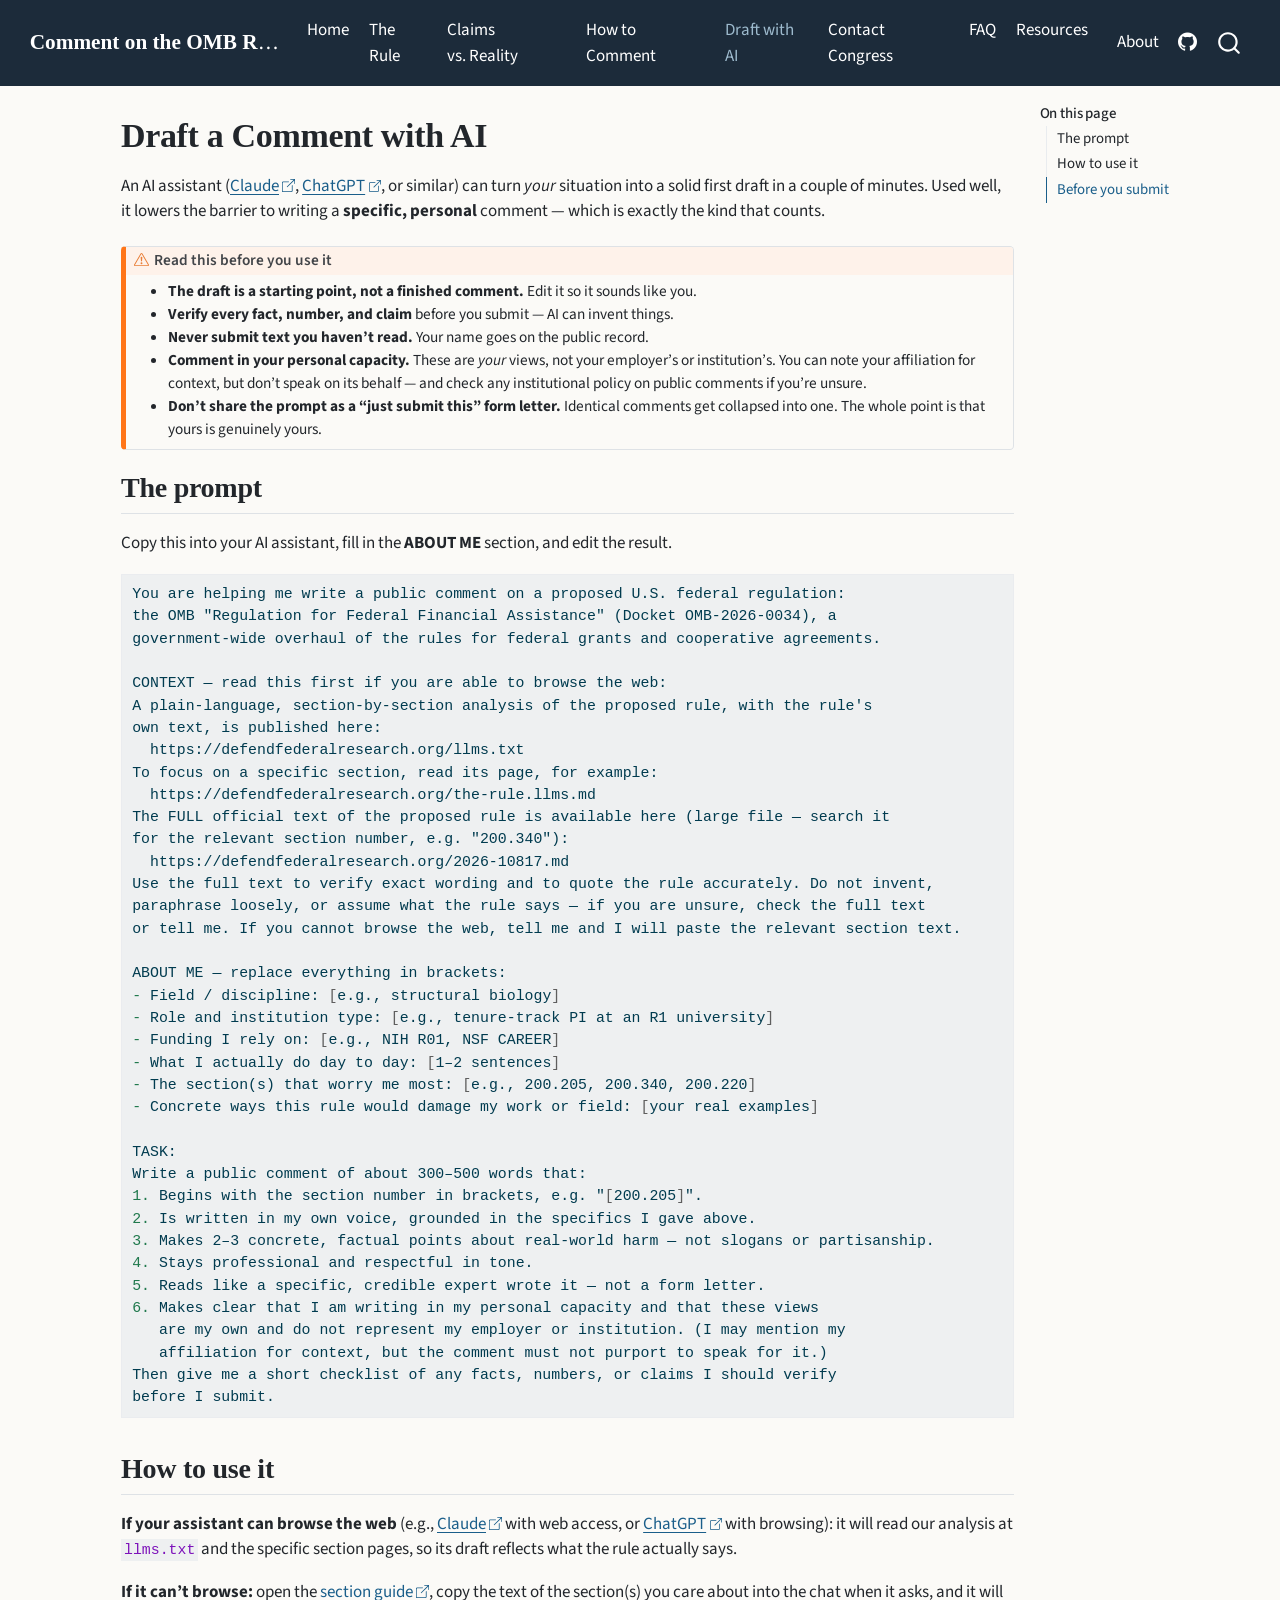
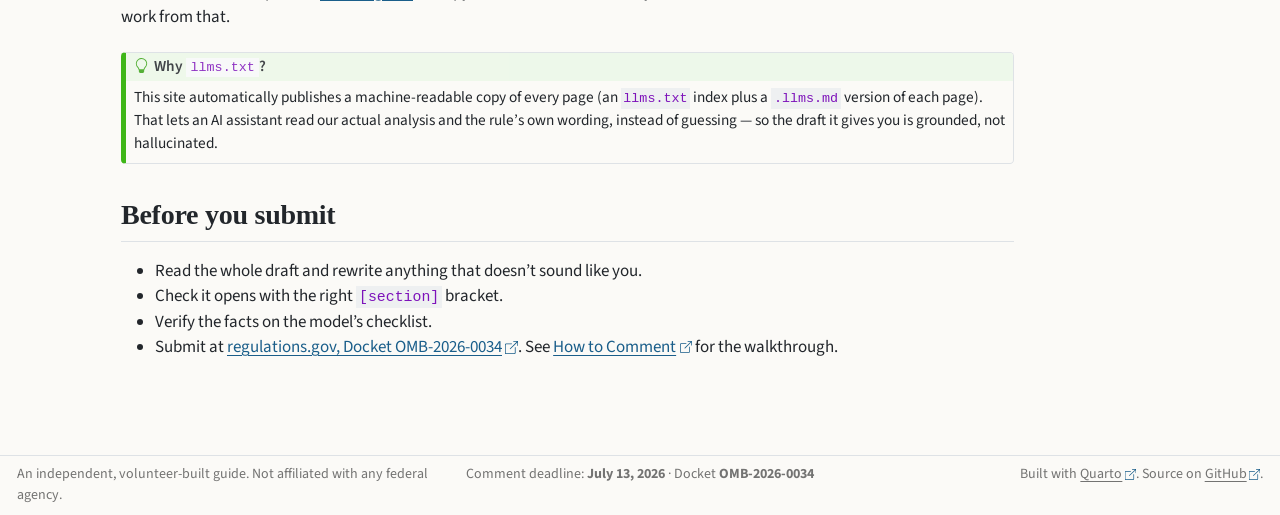
<file: draft-with-ai.html>
<!DOCTYPE html>
<html xmlns="http://www.w3.org/1999/xhtml" lang="en" xml:lang="en"><head>

<meta charset="utf-8">
<meta name="generator" content="quarto-1.11.9">

<meta name="viewport" content="width=device-width, initial-scale=1.0, user-scalable=yes">


<title>Draft a Comment with AI – Comment on the OMB Rule</title>
<style>
/* Default styles provided by pandoc.
** See https://pandoc.org/MANUAL.html#variables-for-html for config info.
*/
span.smallcaps{font-variant: small-caps;}
div.columns{display: flex; gap: 1.5em;}
div.column{flex: auto;}
@media screen {
div.columns{gap: min(4vw, 1.5em);}
div.column{overflow-x: auto;}
}
div.hanging-indent{margin-left: 1.5em; text-indent: -1.5em;}
ul.task-list{list-style: none;}
ul.task-list li input[type="checkbox"] {
  width: 0.8em;
  margin: 0 0.8em 0.2em -1em; /* quarto-specific, see https://github.com/quarto-dev/quarto-cli/issues/4556 */ 
  vertical-align: middle;
}
/* CSS for syntax highlighting */
html { -webkit-text-size-adjust: 100%; }
pre > code.sourceCode { white-space: pre; position: relative; }
pre > code.sourceCode > span { display: inline-block; line-height: 1.25; }
pre > code.sourceCode > span:empty { height: 1.2em; }
.sourceCode { overflow: visible; }
code.sourceCode > span { color: inherit; text-decoration: inherit; }
div.sourceCode { margin: 1em 0; }
pre.sourceCode { margin: 0; }
@media screen {
div.sourceCode { overflow: auto; }
}
@media print {
pre > code.sourceCode { white-space: pre-wrap; }
pre > code.sourceCode > span { text-indent: -5em; padding-left: 5em; }
}
pre.numberSource code
  { counter-reset: source-line 0; }
pre.numberSource code > span
  { position: relative; left: -4em; counter-increment: source-line; }
pre.numberSource code > span > a:first-child::before
  { content: counter(source-line);
    position: relative; left: -1em; text-align: right; vertical-align: baseline;
    border: none; display: inline-block;
    -webkit-touch-callout: none; -webkit-user-select: none;
    -khtml-user-select: none; -moz-user-select: none;
    -ms-user-select: none; user-select: none;
    padding: 0 4px; width: 4em;
  }
pre.numberSource { margin-left: 3em;  padding-left: 4px; }
div.sourceCode
  {   }
@media screen {
pre > code.sourceCode > span > a:first-child::before { text-decoration: underline; }
}
</style>


<script src="site_libs/quarto-nav/quarto-nav.js"></script>
<script src="site_libs/clipboard/clipboard.min.js"></script>
<script src="site_libs/quarto-search/autocomplete.umd.js"></script>
<script src="site_libs/quarto-search/fuse.min.js"></script>
<script src="site_libs/quarto-search/quarto-search.js"></script>
<meta name="quarto:offset" content="./">
<script src="site_libs/quarto-html/quarto.js" type="module"></script>
<script src="site_libs/quarto-html/tabsets/tabsets.js" type="module"></script>
<script src="site_libs/quarto-html/scrollable-regions/scrollable-regions.js" type="module"></script>
<script src="site_libs/quarto-html/popper.min.js"></script>
<script src="site_libs/quarto-html/tippy.umd.min.js"></script>
<script src="site_libs/quarto-html/anchor.min.js"></script>
<link href="site_libs/quarto-html/tippy.css" rel="stylesheet">
<link href="site_libs/quarto-html/quarto-syntax-highlighting-63b5708e65d6cd79cd7618c58d0c21e7.css" rel="stylesheet" id="quarto-text-highlighting-styles">
<script src="site_libs/bootstrap/bootstrap.min.js"></script>
<link href="site_libs/bootstrap/bootstrap-icons.css" rel="stylesheet">
<link href="site_libs/bootstrap/bootstrap-0484e073957bcfef802f58fc282b466c.min.css" rel="stylesheet" append-hash="true" id="quarto-bootstrap" data-mode="light">
<script id="quarto-search-options" type="application/json">{
  "location": "navbar",
  "copy-button": false,
  "collapse-after": 3,
  "panel-placement": "end",
  "type": "overlay",
  "limit": 50,
  "keyboard-shortcut": [
    "f",
    "/",
    "s"
  ],
  "language": {
    "search-no-results-text": "No results",
    "search-matching-documents-text": "matching documents",
    "search-copy-link-title": "Copy link to search",
    "search-hide-matches-text": "Hide additional matches",
    "search-more-match-text": "more match in this document",
    "search-more-matches-text": "more matches in this document",
    "search-clear-button-title": "Clear",
    "search-text-placeholder": "",
    "search-detached-cancel-button-title": "Cancel",
    "search-submit-button-title": "Submit",
    "search-label": "Search"
  }
}</script>
<meta name="robots" content="index, follow">


<meta property="og:title" content="Draft a Comment with AI – Comment on the OMB Rule">
<meta property="og:description" content="A researcher’s guide to the proposed OMB “Regulation for Federal Financial Assistance” — what it changes, why it threatens science, and how to file a public comment before the deadline.">
<meta property="og:site_name" content="Comment on the OMB Rule">
<meta name="twitter:title" content="Draft a Comment with AI – Comment on the OMB Rule">
<meta name="twitter:description" content="A researcher’s guide to the proposed OMB “Regulation for Federal Financial Assistance” — what it changes, why it threatens science, and how to file a public comment before the deadline.">
<meta name="twitter:card" content="summary">
</head>

<body class="nav-fixed quarto-light"><a id="quarto-skip-link" class="visually-hidden-focusable" href="#quarto-document-content">Skip to main content</a>

<div id="quarto-search-results"></div>
  <header id="quarto-header" class="headroom fixed-top">
    <nav class="navbar navbar-expand-lg " data-bs-theme="dark" aria-label="Site">
      <div class="navbar-container container-fluid">
      <div class="navbar-brand-container mx-auto">
    <a class="navbar-brand" href="./index.html">
    <span class="navbar-title">Comment on the OMB Rule</span>
    </a>
  </div>
          <button class="navbar-toggler" type="button" data-bs-toggle="collapse" data-bs-target="#navbarCollapse" aria-controls="navbarCollapse" aria-expanded="false" aria-label="Toggle navigation" onclick="if (window.quartoToggleHeadroom) { window.quartoToggleHeadroom(); }">
  <span class="navbar-toggler-icon"></span>
</button>
          <div class="collapse navbar-collapse" id="navbarCollapse">
            <ul class="navbar-nav navbar-nav-scroll me-auto">
  <li class="nav-item">
    <a class="nav-link" href="./index.html"> 
<span class="menu-text">Home</span></a>
  </li>  
  <li class="nav-item">
    <a class="nav-link" href="./the-rule.html"> 
<span class="menu-text">The Rule</span></a>
  </li>  
  <li class="nav-item">
    <a class="nav-link" href="./claims-vs-reality.html"> 
<span class="menu-text">Claims vs.&nbsp;Reality</span></a>
  </li>  
  <li class="nav-item">
    <a class="nav-link" href="./how-to-comment.html"> 
<span class="menu-text">How to Comment</span></a>
  </li>  
  <li class="nav-item">
    <a class="nav-link active" href="./draft-with-ai.html" aria-current="page"> 
<span class="menu-text">Draft with AI</span></a>
  </li>  
  <li class="nav-item">
    <a class="nav-link" href="./contact-congress.html"> 
<span class="menu-text">Contact Congress</span></a>
  </li>  
  <li class="nav-item">
    <a class="nav-link" href="./faq.html"> 
<span class="menu-text">FAQ</span></a>
  </li>  
  <li class="nav-item">
    <a class="nav-link" href="./resources.html"> 
<span class="menu-text">Resources</span></a>
  </li>  
</ul>
            <ul class="navbar-nav navbar-nav-scroll ms-auto">
  <li class="nav-item">
    <a class="nav-link" href="./about.html"> 
<span class="menu-text">About</span></a>
  </li>  
  <li class="nav-item compact">
    <a class="nav-link" href="https://github.com/jhelvy/defendfederalresearch"> <i class="bi bi-github" role="img" aria-label="GitHub">
</i> 
<span class="menu-text"></span></a>
  </li>  
</ul>
          </div> <!-- /navcollapse -->
            <div class="quarto-navbar-tools">
</div>
            <div id="quarto-search" class="" title="Search"></div>
      </div> <!-- /container-fluid -->
    </nav>
</header>
<!-- content -->
<div id="quarto-content" class="quarto-container page-columns page-rows-contents page-layout-article page-navbar">
<!-- sidebar -->
<!-- margin-sidebar -->
    <div id="quarto-margin-sidebar" class="sidebar margin-sidebar">
        <nav id="TOC" role="doc-toc" aria-labelledby="toc-title" class="toc-active">
    <h2 id="toc-title">On this page</h2>
   
  <ul>
  <li><a href="#the-prompt" id="toc-the-prompt" class="nav-link active" data-scroll-target="#the-prompt">The prompt</a></li>
  <li><a href="#how-to-use-it" id="toc-how-to-use-it" class="nav-link" data-scroll-target="#how-to-use-it">How to use it</a></li>
  <li><a href="#before-you-submit" id="toc-before-you-submit" class="nav-link" data-scroll-target="#before-you-submit">Before you submit</a></li>
  </ul>
</nav>
    </div>
<!-- main -->
<main class="content" id="quarto-document-content" tabindex="-1">

<header id="title-block-header" class="quarto-title-block default">
<div class="quarto-title">
<h1 class="title">Draft a Comment with AI</h1>
</div>



<div class="quarto-title-meta">

    
  
    
  </div>
  


</header>


<p>An AI assistant (<a href="https://claude.ai/" target="_blank" rel="noopener">Claude</a>, <a href="https://chatgpt.com/" target="_blank" rel="noopener">ChatGPT</a>, or similar) can turn <em>your</em> situation into a solid first draft in a couple of minutes. Used well, it lowers the barrier to writing a <strong>specific, personal</strong> comment — which is exactly the kind that counts.</p>
<div class="callout callout-style-default callout-warning callout-titled">
<div class="callout-header d-flex align-content-center">
<div class="callout-icon-container">
<i class="callout-icon"></i>
</div>
<div class="callout-title-container flex-fill">
<span class="screen-reader-only">Warning</span>Read this before you use it
</div>
</div>
<div class="callout-body-container callout-body">
<ul>
<li><strong>The draft is a starting point, not a finished comment.</strong> Edit it so it sounds like you.</li>
<li><strong>Verify every fact, number, and claim</strong> before you submit — AI can invent things.</li>
<li><strong>Never submit text you haven’t read.</strong> Your name goes on the public record.</li>
<li><strong>Comment in your personal capacity.</strong> These are <em>your</em> views, not your employer’s or institution’s. You can note your affiliation for context, but don’t speak on its behalf — and check any institutional policy on public comments if you’re unsure.</li>
<li><strong>Don’t share the prompt as a “just submit this” form letter.</strong> Identical comments get collapsed into one. The whole point is that yours is genuinely yours.</li>
</ul>
</div>
</div>
<section id="the-prompt" class="level2">
<h2 class="anchored" data-anchor-id="the-prompt">The prompt</h2>
<p>Copy this into your AI assistant, fill in the <strong>ABOUT ME</strong> section, and edit the result.</p>
<div class="code-copy-outer-scaffold"><div class="sourceCode" id="cb1"><pre class="sourceCode markdown code-with-copy"><code class="sourceCode markdown"><span id="cb1-1"><a href="#cb1-1" aria-hidden="true" tabindex="-1"></a>You are helping me write a public comment on a proposed U.S. federal regulation:</span>
<span id="cb1-2"><a href="#cb1-2" aria-hidden="true" tabindex="-1"></a>the OMB "Regulation for Federal Financial Assistance" (Docket OMB-2026-0034), a</span>
<span id="cb1-3"><a href="#cb1-3" aria-hidden="true" tabindex="-1"></a>government-wide overhaul of the rules for federal grants and cooperative agreements.</span>
<span id="cb1-4"><a href="#cb1-4" aria-hidden="true" tabindex="-1"></a></span>
<span id="cb1-5"><a href="#cb1-5" aria-hidden="true" tabindex="-1"></a>CONTEXT — read this first if you are able to browse the web:</span>
<span id="cb1-6"><a href="#cb1-6" aria-hidden="true" tabindex="-1"></a>A plain-language, section-by-section analysis of the proposed rule, with the rule's</span>
<span id="cb1-7"><a href="#cb1-7" aria-hidden="true" tabindex="-1"></a>own text, is published here:</span>
<span id="cb1-8"><a href="#cb1-8" aria-hidden="true" tabindex="-1"></a>  https://defendfederalresearch.org/llms.txt</span>
<span id="cb1-9"><a href="#cb1-9" aria-hidden="true" tabindex="-1"></a>To focus on a specific section, read its page, for example:</span>
<span id="cb1-10"><a href="#cb1-10" aria-hidden="true" tabindex="-1"></a>  https://defendfederalresearch.org/the-rule.llms.md</span>
<span id="cb1-11"><a href="#cb1-11" aria-hidden="true" tabindex="-1"></a>The FULL official text of the proposed rule is available here (large file — search it</span>
<span id="cb1-12"><a href="#cb1-12" aria-hidden="true" tabindex="-1"></a>for the relevant section number, e.g. "200.340"):</span>
<span id="cb1-13"><a href="#cb1-13" aria-hidden="true" tabindex="-1"></a>  https://defendfederalresearch.org/2026-10817.md</span>
<span id="cb1-14"><a href="#cb1-14" aria-hidden="true" tabindex="-1"></a>Use the full text to verify exact wording and to quote the rule accurately. Do not invent,</span>
<span id="cb1-15"><a href="#cb1-15" aria-hidden="true" tabindex="-1"></a>paraphrase loosely, or assume what the rule says — if you are unsure, check the full text</span>
<span id="cb1-16"><a href="#cb1-16" aria-hidden="true" tabindex="-1"></a>or tell me. If you cannot browse the web, tell me and I will paste the relevant section text.</span>
<span id="cb1-17"><a href="#cb1-17" aria-hidden="true" tabindex="-1"></a></span>
<span id="cb1-18"><a href="#cb1-18" aria-hidden="true" tabindex="-1"></a>ABOUT ME — replace everything in brackets:</span>
<span id="cb1-19"><a href="#cb1-19" aria-hidden="true" tabindex="-1"></a><span class="ss">- </span>Field / discipline: <span class="co">[</span><span class="ot">e.g., structural biology</span><span class="co">]</span></span>
<span id="cb1-20"><a href="#cb1-20" aria-hidden="true" tabindex="-1"></a><span class="ss">- </span>Role and institution type: <span class="co">[</span><span class="ot">e.g., tenure-track PI at an R1 university</span><span class="co">]</span></span>
<span id="cb1-21"><a href="#cb1-21" aria-hidden="true" tabindex="-1"></a><span class="ss">- </span>Funding I rely on: <span class="co">[</span><span class="ot">e.g., NIH R01, NSF CAREER</span><span class="co">]</span></span>
<span id="cb1-22"><a href="#cb1-22" aria-hidden="true" tabindex="-1"></a><span class="ss">- </span>What I actually do day to day: <span class="co">[</span><span class="ot">1–2 sentences</span><span class="co">]</span></span>
<span id="cb1-23"><a href="#cb1-23" aria-hidden="true" tabindex="-1"></a><span class="ss">- </span>The section(s) that worry me most: <span class="co">[</span><span class="ot">e.g., 200.205, 200.340, 200.220</span><span class="co">]</span></span>
<span id="cb1-24"><a href="#cb1-24" aria-hidden="true" tabindex="-1"></a><span class="ss">- </span>Concrete ways this rule would damage my work or field: <span class="co">[</span><span class="ot">your real examples</span><span class="co">]</span></span>
<span id="cb1-25"><a href="#cb1-25" aria-hidden="true" tabindex="-1"></a></span>
<span id="cb1-26"><a href="#cb1-26" aria-hidden="true" tabindex="-1"></a>TASK:</span>
<span id="cb1-27"><a href="#cb1-27" aria-hidden="true" tabindex="-1"></a>Write a public comment of about 300–500 words that:</span>
<span id="cb1-28"><a href="#cb1-28" aria-hidden="true" tabindex="-1"></a><span class="ss">1. </span>Begins with the section number in brackets, e.g. "<span class="co">[</span><span class="ot">200.205</span><span class="co">]</span>".</span>
<span id="cb1-29"><a href="#cb1-29" aria-hidden="true" tabindex="-1"></a><span class="ss">2. </span>Is written in my own voice, grounded in the specifics I gave above.</span>
<span id="cb1-30"><a href="#cb1-30" aria-hidden="true" tabindex="-1"></a><span class="ss">3. </span>Makes 2–3 concrete, factual points about real-world harm — not slogans or partisanship.</span>
<span id="cb1-31"><a href="#cb1-31" aria-hidden="true" tabindex="-1"></a><span class="ss">4. </span>Stays professional and respectful in tone.</span>
<span id="cb1-32"><a href="#cb1-32" aria-hidden="true" tabindex="-1"></a><span class="ss">5. </span>Reads like a specific, credible expert wrote it — not a form letter.</span>
<span id="cb1-33"><a href="#cb1-33" aria-hidden="true" tabindex="-1"></a><span class="ss">6. </span>Makes clear that I am writing in my personal capacity and that these views</span>
<span id="cb1-34"><a href="#cb1-34" aria-hidden="true" tabindex="-1"></a>   are my own and do not represent my employer or institution. (I may mention my</span>
<span id="cb1-35"><a href="#cb1-35" aria-hidden="true" tabindex="-1"></a>   affiliation for context, but the comment must not purport to speak for it.)</span>
<span id="cb1-36"><a href="#cb1-36" aria-hidden="true" tabindex="-1"></a>Then give me a short checklist of any facts, numbers, or claims I should verify</span>
<span id="cb1-37"><a href="#cb1-37" aria-hidden="true" tabindex="-1"></a>before I submit.</span></code></pre></div><button title="Copy to Clipboard" class="code-copy-button"><i class="bi"></i></button></div>
</section>
<section id="how-to-use-it" class="level2">
<h2 class="anchored" data-anchor-id="how-to-use-it">How to use it</h2>
<p><strong>If your assistant can browse the web</strong> (e.g., <a href="https://claude.ai/" target="_blank" rel="noopener">Claude</a> with web access, or <a href="https://chatgpt.com/" target="_blank" rel="noopener">ChatGPT</a> with browsing): it will read our analysis at <code>llms.txt</code> and the specific section pages, so its draft reflects what the rule actually says.</p>
<p><strong>If it can’t browse:</strong> open the <a href="./the-rule.html">section guide</a>, copy the text of the section(s) you care about into the chat when it asks, and it will work from that.</p>
<div class="callout callout-style-default callout-tip callout-titled">
<div class="callout-header d-flex align-content-center">
<div class="callout-icon-container">
<i class="callout-icon"></i>
</div>
<div class="callout-title-container flex-fill">
<span class="screen-reader-only">Tip</span>Why <code>llms.txt</code>?
</div>
</div>
<div class="callout-body-container callout-body">
<p>This site automatically publishes a machine-readable copy of every page (an <code>llms.txt</code> index plus a <code>.llms.md</code> version of each page). That lets an AI assistant read our actual analysis and the rule’s own wording, instead of guessing — so the draft it gives you is grounded, not hallucinated.</p>
</div>
</div>
</section>
<section id="before-you-submit" class="level2">
<h2 class="anchored" data-anchor-id="before-you-submit">Before you submit</h2>
<ul>
<li>Read the whole draft and rewrite anything that doesn’t sound like you.</li>
<li>Check it opens with the right <code>[section]</code> bracket.</li>
<li>Verify the facts on the model’s checklist.</li>
<li>Submit at <a href="https://www.regulations.gov/docket/OMB-2026-0034">regulations.gov, Docket OMB-2026-0034</a>. See <a href="./how-to-comment.html">How to Comment</a> for the walkthrough.</li>
</ul>


</section>

</main> <!-- /main -->
<script id="quarto-html-after-body" type="application/javascript">
  window.document.addEventListener("DOMContentLoaded", function (event) {
    const icon = "";
    const anchorJS = new window.AnchorJS();
    anchorJS.options = {
      placement: 'right',
      icon: icon
    };
    anchorJS.add('.anchored');
    const isCodeAnnotation = (el) => {
      for (const clz of el.classList) {
        if (clz.startsWith('code-annotation-')) {                     
          return true;
        }
      }
      return false;
    }
    const onCopySuccess = function(e) {
      // button target
      const button = e.trigger;
      // don't keep focus
      button.blur();
      // flash "checked"
      button.classList.add('code-copy-button-checked');
      var currentTitle = button.getAttribute("title");
      button.setAttribute("title", "Copied!");
      let tooltip;
      if (window.bootstrap) {
        button.setAttribute("data-bs-toggle", "tooltip");
        button.setAttribute("data-bs-placement", "left");
        button.setAttribute("data-bs-title", "Copied!");
        tooltip = new bootstrap.Tooltip(button, 
          { trigger: "manual", 
            customClass: "code-copy-button-tooltip",
            offset: [0, -8]});
        tooltip.show();    
      }
      setTimeout(function() {
        if (tooltip) {
          tooltip.hide();
          button.removeAttribute("data-bs-title");
          button.removeAttribute("data-bs-toggle");
          button.removeAttribute("data-bs-placement");
        }
        button.setAttribute("title", currentTitle);
        button.classList.remove('code-copy-button-checked');
      }, 1000);
      // clear code selection
      e.clearSelection();
    }
    const getTextToCopy = function(trigger) {
      const outerScaffold = trigger.parentElement.cloneNode(true);
      const codeEl = outerScaffold.querySelector('code');
      for (const childEl of codeEl.children) {
        if (isCodeAnnotation(childEl)) {
          childEl.remove();
        }
      }
      return codeEl.innerText;
    }
    const clipboard = new window.ClipboardJS('.code-copy-button:not([data-in-quarto-modal])', {
      text: getTextToCopy
    });
    clipboard.on('success', onCopySuccess);
    if (window.document.getElementById('quarto-embedded-source-code-modal')) {
      const clipboardModal = new window.ClipboardJS('.code-copy-button[data-in-quarto-modal]', {
        text: getTextToCopy,
        container: window.document.getElementById('quarto-embedded-source-code-modal')
      });
      clipboardModal.on('success', onCopySuccess);
    }
      var localhostRegex = new RegExp(/^(?:http|https):\/\/localhost\:?[0-9]*\//);
      var mailtoRegex = new RegExp(/^mailto:/);
        var filterRegex = new RegExp("https:\/\/defendfederalresearch\.org");
      var isInternal = (href) => {
          return filterRegex.test(href) || localhostRegex.test(href) || mailtoRegex.test(href);
      }
      // Inspect non-navigation links and adorn them if external
      window.quartoDecorateExternalLinks = function (root) {
     var links = (root || window.document).querySelectorAll('a[href]:not(.nav-link):not(.navbar-brand):not(.toc-action):not(.sidebar-link):not(.sidebar-item-toggle):not(.pagination-link):not(.no-external):not([aria-hidden]):not(.dropdown-item):not(.quarto-navigation-tool):not(.about-link)');
      for (var i=0; i<links.length; i++) {
        const link = links[i];
        if (!isInternal(link.href)) {
          // undo the damage that might have been done by quarto-nav.js in the case of
          // links that we want to consider external
          if (link.dataset.originalHref !== undefined) {
            link.href = link.dataset.originalHref;
          }
          if (!link.classList.contains('no-external-icon')) {
            // default icon
            link.classList.add("external");
          }
        }
      }
      };
      window.quartoDecorateExternalLinks(window.document);
    // Esc closes the popup (WCAG 1.4.13) and focus leaving both trigger and
    // popup closes it (WCAG 2.4.11); tippy handles neither for interactive popups.
    const hideOnEscAndFocusOut = {
      name: 'hideOnEscAndFocusOut',
      defaultValue: true,
      fn(instance) {
        const dismiss = () => {
          // A show scheduled by the trigger delay would otherwise reopen it
          instance.clearDelayTimeouts();
          instance.hide();
        };
        const onKeyDown = (event) => {
          if (event.key !== 'Escape') {
            return;
          }
          // Keep Esc from also reaching page handlers (e.g. reveal.js overview),
          // except an open reveal.js slide menu, which Esc should close too.
          // The menu handles keys only when its keyboard option is on.
          const menuHandlesEsc = window.Reveal?.getPlugin?.('menu')?.isOpen() &&
            window.Reveal.getConfig().menu?.keyboard !== false;
          if (!menuHandlesEsc) {
            event.stopPropagation();
          }
          if (instance.popper.contains(window.document.activeElement)) {
            // Disabled while refocusing so the focus trigger does not reopen it
            instance.disable();
            instance.reference.focus();
            instance.enable();
          }
          dismiss();
        };
        const onFocusOut = (event) => {
          const target = event.relatedTarget;
          if (target && !instance.reference.contains(target) &&
              !instance.popper.contains(target)) {
            dismiss();
          }
        };
        // On the trigger too: a click trigger (code-annotations: select) has no
        // blur handling. Attached for the instance's lifetime so leaving the
        // trigger also cancels a show still pending on the trigger delay.
        instance.reference.addEventListener('focusout', onFocusOut);
        return {
          onShow() {
            window.document.addEventListener('keydown', onKeyDown, true);
            instance.popper.addEventListener('focusout', onFocusOut);
          },
          onHide() {
            window.document.removeEventListener('keydown', onKeyDown, true);
            instance.popper.removeEventListener('focusout', onFocusOut);
          },
          onDestroy() {
            instance.reference.removeEventListener('focusout', onFocusOut);
          },
        };
      },
    };
    function tippyHover(el, contentFn, onTriggerFn, onUntriggerFn) {
      const config = {
        allowHTML: true,
        maxWidth: 500,
        delay: 100,
        arrow: false,
        appendTo: function(el) {
            return el.parentElement;
        },
        interactive: true,
        interactiveBorder: 10,
        theme: 'quarto',
        placement: 'bottom-start',
        plugins: [hideOnEscAndFocusOut],
      };
      if (contentFn) {
        config.content = contentFn;
      }
      if (onTriggerFn) {
        config.onTrigger = onTriggerFn;
      }
      if (onUntriggerFn) {
        config.onUntrigger = onUntriggerFn;
      }
      window.tippy(el, config); 
    }
    const noterefs = window.document.querySelectorAll('a[role="doc-noteref"]');
    for (var i=0; i<noterefs.length; i++) {
      const ref = noterefs[i];
      tippyHover(ref, function() {
        // use id or data attribute instead here
        let href = ref.getAttribute('data-footnote-href') || ref.getAttribute('href');
        try { href = new URL(href).hash; } catch {}
        const id = href.replace(/^#\/?/, "");
        const note = window.document.getElementById(id);
        if (note) {
          return note.innerHTML;
        } else {
          return "";
        }
      });
    }
    const xrefs = window.document.querySelectorAll('a.quarto-xref');
    const processXRef = (id, note) => {
      // Strip column container classes
      const stripColumnClz = (el) => {
        el.classList.remove("page-full", "page-columns");
        if (el.children) {
          for (const child of el.children) {
            stripColumnClz(child);
          }
        }
      }
      stripColumnClz(note)
      if (id === null || id.startsWith('sec-')) {
        // Special case sections, only their first couple elements
        const container = document.createElement("div");
        if (note.children && note.children.length > 2) {
          container.appendChild(note.children[0].cloneNode(true));
          for (let i = 1; i < note.children.length; i++) {
            const child = note.children[i];
            if (child.tagName === "P" && child.innerText === "") {
              continue;
            } else {
              container.appendChild(child.cloneNode(true));
              break;
            }
          }
          if (window.Quarto?.typesetMath) {
            window.Quarto.typesetMath(container);
          }
          return container.innerHTML
        } else {
          if (window.Quarto?.typesetMath) {
            window.Quarto.typesetMath(note);
          }
          return note.innerHTML;
        }
      } else {
        // Remove any anchor links if they are present
        const anchorLink = note.querySelector('a.anchorjs-link');
        if (anchorLink) {
          anchorLink.remove();
        }
        if (window.Quarto?.typesetMath) {
          window.Quarto.typesetMath(note);
        }
        if (note.classList.contains("callout")) {
          return note.outerHTML;
        } else {
          return note.innerHTML;
        }
      }
    }
    for (var i=0; i<xrefs.length; i++) {
      const xref = xrefs[i];
      tippyHover(xref, undefined, function(instance) {
        instance.disable();
        let url = xref.getAttribute('href');
        let hash = undefined; 
        if (url.startsWith('#')) {
          hash = url;
        } else {
          try { hash = new URL(url).hash; } catch {}
        }
        if (hash) {
          const id = hash.replace(/^#\/?/, "");
          const note = window.document.getElementById(id);
          if (note !== null) {
            try {
              const html = processXRef(id, note.cloneNode(true));
              instance.setContent(html);
            } finally {
              instance.enable();
              instance.show();
            }
          } else {
            // See if we can fetch this
            fetch(url.split('#')[0])
            .then(res => res.text())
            .then(html => {
              const parser = new DOMParser();
              const htmlDoc = parser.parseFromString(html, "text/html");
              const note = htmlDoc.getElementById(id);
              if (note !== null) {
                const html = processXRef(id, note);
                instance.setContent(html);
              } 
            }).finally(() => {
              instance.enable();
              instance.show();
            });
          }
        } else {
          // See if we can fetch a full url (with no hash to target)
          // This is a special case and we should probably do some content thinning / targeting
          fetch(url)
          .then(res => res.text())
          .then(html => {
            const parser = new DOMParser();
            const htmlDoc = parser.parseFromString(html, "text/html");
            const note = htmlDoc.querySelector('main.content');
            if (note !== null) {
              // This should only happen for chapter cross references
              // (since there is no id in the URL)
              // remove the first header
              if (note.children.length > 0 && note.children[0].tagName === "HEADER") {
                note.children[0].remove();
              }
              const html = processXRef(null, note);
              instance.setContent(html);
            } 
          }).finally(() => {
            instance.enable();
            instance.show();
          });
        }
      }, function(instance) {
      });
    }
        let selectedAnnoteEl;
        const selectorForAnnotation = ( cell, annotation) => {
          let cellAttr = 'data-code-cell="' + cell + '"';
          let lineAttr = 'data-code-annotation="' +  annotation + '"';
          const selector = 'span[' + cellAttr + '][' + lineAttr + ']';
          return selector;
        }
        const selectCodeLines = (annoteEl) => {
          const doc = window.document;
          const targetCell = annoteEl.getAttribute("data-target-cell");
          const targetAnnotation = annoteEl.getAttribute("data-target-annotation");
          const annoteSpan = window.document.querySelector(selectorForAnnotation(targetCell, targetAnnotation));
          const lines = annoteSpan.getAttribute("data-code-lines").split(",");
          const lineIds = lines.map((line) => {
            return targetCell + "-" + line;
          })
          // Each band is positioned against its own containing block, which is
          // not the offsetParent of the lines, so place it from client rects.
          const placeBand = (band, firstEl, lastEl, codeBlock) => {
            const container = band.offsetParent;
            if (container === null) {
              return;
            }
            const containerRect = container.getBoundingClientRect();
            // Reveal.js scales slides with a transform, so convert client
            // pixels back to the CSS pixels of the container.
            const scale = containerRect.height / container.offsetHeight || 1;
            const firstRect = firstEl.getBoundingClientRect();
            const lastRect = lastEl.getBoundingClientRect();
            const top = (firstRect.top - containerRect.top) / scale - container.clientTop + container.scrollTop;
            const height = (lastRect.bottom - firstRect.top) / scale;
            band.style.top = top - 2 + "px";
            band.style.height = height + 4 + "px";
            if (codeBlock) {
              // Without the copy button wrapper, the containing block is wider
              // than the code block, so span the code block explicitly.
              const blockRect = codeBlock.getBoundingClientRect();
              band.style.left = (blockRect.left - containerRect.left) / scale - container.clientLeft + container.scrollLeft + "px";
              band.style.width = blockRect.width / scale + "px";
            }
          };
          if (lineIds.length > 0) {
            const el = window.document.getElementById(lineIds[0]);
            const lastEl = window.document.getElementById(lineIds[lineIds.length - 1]);
            const parent = el.parentElement.parentElement;
            // cook up a div (if necessary) and position it
            let div = window.document.getElementById("code-annotation-line-highlight");
            if (div === null) {
              div = window.document.createElement("div");
              div.setAttribute("id", "code-annotation-line-highlight");
              div.style.position = 'absolute';
              parent.appendChild(div);
            }
            placeBand(div, el, lastEl, parent.closest("div.sourceCode") || parent);
            let gutterDiv = window.document.getElementById("code-annotation-line-highlight-gutter");
            if (gutterDiv === null) {
              gutterDiv = window.document.createElement("div");
              gutterDiv.setAttribute("id", "code-annotation-line-highlight-gutter");
              gutterDiv.style.position = 'absolute';
              const codeCell = window.document.getElementById(targetCell);
              const gutter = codeCell.querySelector('.code-annotation-gutter');
              gutter.appendChild(gutterDiv);
            }
            placeBand(gutterDiv, el, lastEl);
            selectedAnnoteEl = annoteEl;
          }
        };
        const unselectCodeLines = () => {
          const elementsIds = ["code-annotation-line-highlight", "code-annotation-line-highlight-gutter"];
          elementsIds.forEach((elId) => {
            const div = window.document.getElementById(elId);
            if (div) {
              div.remove();
            }
          });
          selectedAnnoteEl = undefined;
        };
          // Handle positioning of the toggle
      window.addEventListener(
        "resize",
        throttle(() => {
          elRect = undefined;
          if (selectedAnnoteEl) {
            selectCodeLines(selectedAnnoteEl);
          }
        }, 10)
      );
      function throttle(fn, ms) {
      let throttle = false;
      let timer;
        return (...args) => {
          if(!throttle) { // first call gets through
              fn.apply(this, args);
              throttle = true;
          } else { // all the others get throttled
              if(timer) clearTimeout(timer); // cancel #2
              timer = setTimeout(() => {
                fn.apply(this, args);
                timer = throttle = false;
              }, ms);
          }
        };
      }
        // Attach click handler to the DT
        const annoteDls = window.document.querySelectorAll('dt[data-target-cell]');
        for (const annoteDlNode of annoteDls) {
          annoteDlNode.addEventListener('click', (event) => {
            const clickedEl = event.target;
            if (clickedEl !== selectedAnnoteEl) {
              unselectCodeLines();
              const activeEl = window.document.querySelector('dt[data-target-cell].code-annotation-active');
              if (activeEl) {
                activeEl.classList.remove('code-annotation-active');
              }
              selectCodeLines(clickedEl);
              clickedEl.classList.add('code-annotation-active');
            } else {
              // Unselect the line
              unselectCodeLines();
              clickedEl.classList.remove('code-annotation-active');
            }
          });
        }
    const findCites = (el) => {
      const parentEl = el.parentElement;
      if (parentEl) {
        const cites = parentEl.dataset.cites;
        if (cites) {
          return {
            el,
            cites: cites.split(' ')
          };
        } else {
          return findCites(el.parentElement)
        }
      } else {
        return undefined;
      }
    };
    var bibliorefs = window.document.querySelectorAll('a[role="doc-biblioref"]');
    for (var i=0; i<bibliorefs.length; i++) {
      const ref = bibliorefs[i];
      const citeInfo = findCites(ref);
      if (citeInfo) {
        tippyHover(citeInfo.el, function() {
          var popup = window.document.createElement('div');
          citeInfo.cites.forEach(function(cite) {
            var citeDiv = window.document.createElement('div');
            citeDiv.classList.add('hanging-indent');
            citeDiv.classList.add('csl-entry');
            var biblioDiv = window.document.getElementById('ref-' + cite);
            if (biblioDiv) {
              citeDiv.innerHTML = biblioDiv.innerHTML;
            }
            popup.appendChild(citeDiv);
          });
          return popup.innerHTML;
        });
      }
    }
  });
  </script>
  <script type="application/javascript">
  window.quartoScrollableRegionsLabels = {"code":"Scrollable code","output":"Scrollable output"};
  </script>
</div> <!-- /content -->
<footer class="footer">
  <div class="nav-footer">
    <div class="nav-footer-left">
<p>An independent, volunteer-built guide. Not affiliated with any federal agency.</p>
</div>   
    <div class="nav-footer-center">
<p>Comment deadline: <strong>July 13, 2026</strong> · Docket <strong>OMB-2026-0034</strong></p>
</div>
    <div class="nav-footer-right">
<p>Built with <a href="https://quarto.org">Quarto</a>. Source on <a href="https://github.com/jhelvy/defendfederalresearch">GitHub</a>.</p>
</div>
  </div>
</footer>




</body></html>
</file>
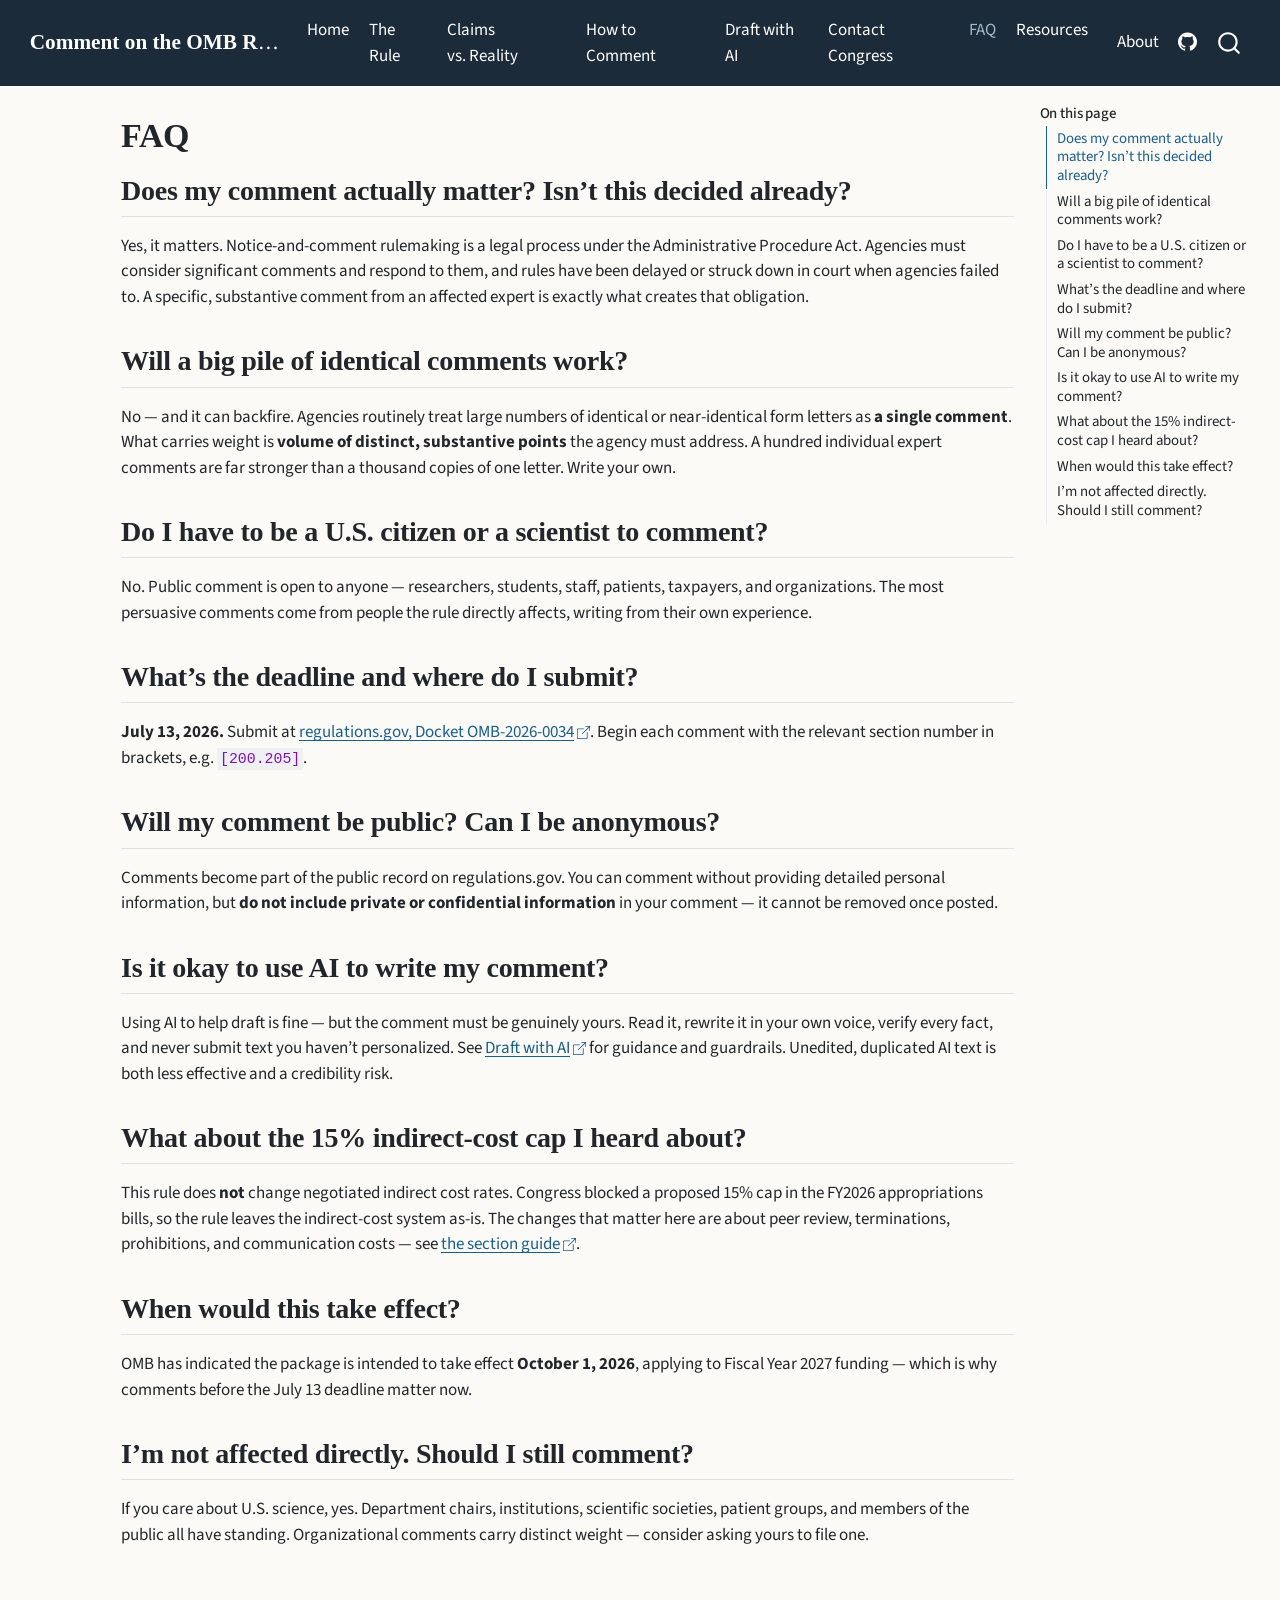
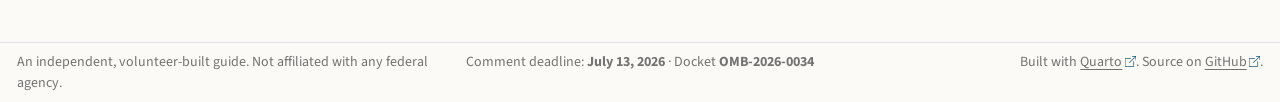
<file: faq.html>
<!DOCTYPE html>
<html xmlns="http://www.w3.org/1999/xhtml" lang="en" xml:lang="en"><head>

<meta charset="utf-8">
<meta name="generator" content="quarto-1.11.9">

<meta name="viewport" content="width=device-width, initial-scale=1.0, user-scalable=yes">


<title>FAQ – Comment on the OMB Rule</title>
<style>
/* Default styles provided by pandoc.
** See https://pandoc.org/MANUAL.html#variables-for-html for config info.
*/
span.smallcaps{font-variant: small-caps;}
div.columns{display: flex; gap: 1.5em;}
div.column{flex: auto;}
@media screen {
div.columns{gap: min(4vw, 1.5em);}
div.column{overflow-x: auto;}
}
div.hanging-indent{margin-left: 1.5em; text-indent: -1.5em;}
ul.task-list{list-style: none;}
ul.task-list li input[type="checkbox"] {
  width: 0.8em;
  margin: 0 0.8em 0.2em -1em; /* quarto-specific, see https://github.com/quarto-dev/quarto-cli/issues/4556 */ 
  vertical-align: middle;
}
</style>


<script src="site_libs/quarto-nav/quarto-nav.js"></script>
<script src="site_libs/clipboard/clipboard.min.js"></script>
<script src="site_libs/quarto-search/autocomplete.umd.js"></script>
<script src="site_libs/quarto-search/fuse.min.js"></script>
<script src="site_libs/quarto-search/quarto-search.js"></script>
<meta name="quarto:offset" content="./">
<script src="site_libs/quarto-html/quarto.js" type="module"></script>
<script src="site_libs/quarto-html/tabsets/tabsets.js" type="module"></script>
<script src="site_libs/quarto-html/scrollable-regions/scrollable-regions.js" type="module"></script>
<script src="site_libs/quarto-html/popper.min.js"></script>
<script src="site_libs/quarto-html/tippy.umd.min.js"></script>
<script src="site_libs/quarto-html/anchor.min.js"></script>
<link href="site_libs/quarto-html/tippy.css" rel="stylesheet">
<link href="site_libs/quarto-html/quarto-syntax-highlighting-63b5708e65d6cd79cd7618c58d0c21e7.css" rel="stylesheet" id="quarto-text-highlighting-styles">
<script src="site_libs/bootstrap/bootstrap.min.js"></script>
<link href="site_libs/bootstrap/bootstrap-icons.css" rel="stylesheet">
<link href="site_libs/bootstrap/bootstrap-0484e073957bcfef802f58fc282b466c.min.css" rel="stylesheet" append-hash="true" id="quarto-bootstrap" data-mode="light">
<script id="quarto-search-options" type="application/json">{
  "location": "navbar",
  "copy-button": false,
  "collapse-after": 3,
  "panel-placement": "end",
  "type": "overlay",
  "limit": 50,
  "keyboard-shortcut": [
    "f",
    "/",
    "s"
  ],
  "language": {
    "search-no-results-text": "No results",
    "search-matching-documents-text": "matching documents",
    "search-copy-link-title": "Copy link to search",
    "search-hide-matches-text": "Hide additional matches",
    "search-more-match-text": "more match in this document",
    "search-more-matches-text": "more matches in this document",
    "search-clear-button-title": "Clear",
    "search-text-placeholder": "",
    "search-detached-cancel-button-title": "Cancel",
    "search-submit-button-title": "Submit",
    "search-label": "Search"
  }
}</script>
<meta name="robots" content="index, follow">


<meta property="og:title" content="FAQ – Comment on the OMB Rule">
<meta property="og:description" content="A researcher’s guide to the proposed OMB “Regulation for Federal Financial Assistance” — what it changes, why it threatens science, and how to file a public comment before the deadline.">
<meta property="og:site_name" content="Comment on the OMB Rule">
<meta name="twitter:title" content="FAQ – Comment on the OMB Rule">
<meta name="twitter:description" content="A researcher’s guide to the proposed OMB “Regulation for Federal Financial Assistance” — what it changes, why it threatens science, and how to file a public comment before the deadline.">
<meta name="twitter:card" content="summary">
</head>

<body class="nav-fixed quarto-light"><a id="quarto-skip-link" class="visually-hidden-focusable" href="#quarto-document-content">Skip to main content</a>

<div id="quarto-search-results"></div>
  <header id="quarto-header" class="headroom fixed-top">
    <nav class="navbar navbar-expand-lg " data-bs-theme="dark" aria-label="Site">
      <div class="navbar-container container-fluid">
      <div class="navbar-brand-container mx-auto">
    <a class="navbar-brand" href="./index.html">
    <span class="navbar-title">Comment on the OMB Rule</span>
    </a>
  </div>
          <button class="navbar-toggler" type="button" data-bs-toggle="collapse" data-bs-target="#navbarCollapse" aria-controls="navbarCollapse" aria-expanded="false" aria-label="Toggle navigation" onclick="if (window.quartoToggleHeadroom) { window.quartoToggleHeadroom(); }">
  <span class="navbar-toggler-icon"></span>
</button>
          <div class="collapse navbar-collapse" id="navbarCollapse">
            <ul class="navbar-nav navbar-nav-scroll me-auto">
  <li class="nav-item">
    <a class="nav-link" href="./index.html"> 
<span class="menu-text">Home</span></a>
  </li>  
  <li class="nav-item">
    <a class="nav-link" href="./the-rule.html"> 
<span class="menu-text">The Rule</span></a>
  </li>  
  <li class="nav-item">
    <a class="nav-link" href="./claims-vs-reality.html"> 
<span class="menu-text">Claims vs.&nbsp;Reality</span></a>
  </li>  
  <li class="nav-item">
    <a class="nav-link" href="./how-to-comment.html"> 
<span class="menu-text">How to Comment</span></a>
  </li>  
  <li class="nav-item">
    <a class="nav-link" href="./draft-with-ai.html"> 
<span class="menu-text">Draft with AI</span></a>
  </li>  
  <li class="nav-item">
    <a class="nav-link" href="./contact-congress.html"> 
<span class="menu-text">Contact Congress</span></a>
  </li>  
  <li class="nav-item">
    <a class="nav-link active" href="./faq.html" aria-current="page"> 
<span class="menu-text">FAQ</span></a>
  </li>  
  <li class="nav-item">
    <a class="nav-link" href="./resources.html"> 
<span class="menu-text">Resources</span></a>
  </li>  
</ul>
            <ul class="navbar-nav navbar-nav-scroll ms-auto">
  <li class="nav-item">
    <a class="nav-link" href="./about.html"> 
<span class="menu-text">About</span></a>
  </li>  
  <li class="nav-item compact">
    <a class="nav-link" href="https://github.com/jhelvy/defendfederalresearch"> <i class="bi bi-github" role="img" aria-label="GitHub">
</i> 
<span class="menu-text"></span></a>
  </li>  
</ul>
          </div> <!-- /navcollapse -->
            <div class="quarto-navbar-tools">
</div>
            <div id="quarto-search" class="" title="Search"></div>
      </div> <!-- /container-fluid -->
    </nav>
</header>
<!-- content -->
<div id="quarto-content" class="quarto-container page-columns page-rows-contents page-layout-article page-navbar">
<!-- sidebar -->
<!-- margin-sidebar -->
    <div id="quarto-margin-sidebar" class="sidebar margin-sidebar">
        <nav id="TOC" role="doc-toc" aria-labelledby="toc-title" class="toc-active">
    <h2 id="toc-title">On this page</h2>
   
  <ul>
  <li><a href="#does-my-comment-actually-matter-isnt-this-decided-already" id="toc-does-my-comment-actually-matter-isnt-this-decided-already" class="nav-link active" data-scroll-target="#does-my-comment-actually-matter-isnt-this-decided-already">Does my comment actually matter? Isn’t this decided already?</a></li>
  <li><a href="#will-a-big-pile-of-identical-comments-work" id="toc-will-a-big-pile-of-identical-comments-work" class="nav-link" data-scroll-target="#will-a-big-pile-of-identical-comments-work">Will a big pile of identical comments work?</a></li>
  <li><a href="#do-i-have-to-be-a-u.s.-citizen-or-a-scientist-to-comment" id="toc-do-i-have-to-be-a-u.s.-citizen-or-a-scientist-to-comment" class="nav-link" data-scroll-target="#do-i-have-to-be-a-u.s.-citizen-or-a-scientist-to-comment">Do I have to be a U.S. citizen or a scientist to comment?</a></li>
  <li><a href="#whats-the-deadline-and-where-do-i-submit" id="toc-whats-the-deadline-and-where-do-i-submit" class="nav-link" data-scroll-target="#whats-the-deadline-and-where-do-i-submit">What’s the deadline and where do I submit?</a></li>
  <li><a href="#will-my-comment-be-public-can-i-be-anonymous" id="toc-will-my-comment-be-public-can-i-be-anonymous" class="nav-link" data-scroll-target="#will-my-comment-be-public-can-i-be-anonymous">Will my comment be public? Can I be anonymous?</a></li>
  <li><a href="#is-it-okay-to-use-ai-to-write-my-comment" id="toc-is-it-okay-to-use-ai-to-write-my-comment" class="nav-link" data-scroll-target="#is-it-okay-to-use-ai-to-write-my-comment">Is it okay to use AI to write my comment?</a></li>
  <li><a href="#what-about-the-15-indirect-cost-cap-i-heard-about" id="toc-what-about-the-15-indirect-cost-cap-i-heard-about" class="nav-link" data-scroll-target="#what-about-the-15-indirect-cost-cap-i-heard-about">What about the 15% indirect-cost cap I heard about?</a></li>
  <li><a href="#when-would-this-take-effect" id="toc-when-would-this-take-effect" class="nav-link" data-scroll-target="#when-would-this-take-effect">When would this take effect?</a></li>
  <li><a href="#im-not-affected-directly.-should-i-still-comment" id="toc-im-not-affected-directly.-should-i-still-comment" class="nav-link" data-scroll-target="#im-not-affected-directly.-should-i-still-comment">I’m not affected directly. Should I still comment?</a></li>
  </ul>
</nav>
    </div>
<!-- main -->
<main class="content" id="quarto-document-content" tabindex="-1">

<header id="title-block-header" class="quarto-title-block default">
<div class="quarto-title">
<h1 class="title">FAQ</h1>
</div>



<div class="quarto-title-meta">

    
  
    
  </div>
  


</header>


<section id="does-my-comment-actually-matter-isnt-this-decided-already" class="level2">
<h2 class="anchored" data-anchor-id="does-my-comment-actually-matter-isnt-this-decided-already">Does my comment actually matter? Isn’t this decided already?</h2>
<p>Yes, it matters. Notice-and-comment rulemaking is a legal process under the Administrative Procedure Act. Agencies must consider significant comments and respond to them, and rules have been delayed or struck down in court when agencies failed to. A specific, substantive comment from an affected expert is exactly what creates that obligation.</p>
</section>
<section id="will-a-big-pile-of-identical-comments-work" class="level2">
<h2 class="anchored" data-anchor-id="will-a-big-pile-of-identical-comments-work">Will a big pile of identical comments work?</h2>
<p>No — and it can backfire. Agencies routinely treat large numbers of identical or near-identical form letters as <strong>a single comment</strong>. What carries weight is <strong>volume of distinct, substantive points</strong> the agency must address. A hundred individual expert comments are far stronger than a thousand copies of one letter. Write your own.</p>
</section>
<section id="do-i-have-to-be-a-u.s.-citizen-or-a-scientist-to-comment" class="level2">
<h2 class="anchored" data-anchor-id="do-i-have-to-be-a-u.s.-citizen-or-a-scientist-to-comment">Do I have to be a U.S. citizen or a scientist to comment?</h2>
<p>No.&nbsp;Public comment is open to anyone — researchers, students, staff, patients, taxpayers, and organizations. The most persuasive comments come from people the rule directly affects, writing from their own experience.</p>
</section>
<section id="whats-the-deadline-and-where-do-i-submit" class="level2">
<h2 class="anchored" data-anchor-id="whats-the-deadline-and-where-do-i-submit">What’s the deadline and where do I submit?</h2>
<p><strong>July 13, 2026.</strong> Submit at <a href="https://www.regulations.gov/docket/OMB-2026-0034">regulations.gov, Docket OMB-2026-0034</a>. Begin each comment with the relevant section number in brackets, e.g.&nbsp;<code>[200.205]</code>.</p>
</section>
<section id="will-my-comment-be-public-can-i-be-anonymous" class="level2">
<h2 class="anchored" data-anchor-id="will-my-comment-be-public-can-i-be-anonymous">Will my comment be public? Can I be anonymous?</h2>
<p>Comments become part of the public record on regulations.gov. You can comment without providing detailed personal information, but <strong>do not include private or confidential information</strong> in your comment — it cannot be removed once posted.</p>
</section>
<section id="is-it-okay-to-use-ai-to-write-my-comment" class="level2">
<h2 class="anchored" data-anchor-id="is-it-okay-to-use-ai-to-write-my-comment">Is it okay to use AI to write my comment?</h2>
<p>Using AI to help draft is fine — but the comment must be genuinely yours. Read it, rewrite it in your own voice, verify every fact, and never submit text you haven’t personalized. See <a href="./draft-with-ai.html">Draft with AI</a> for guidance and guardrails. Unedited, duplicated AI text is both less effective and a credibility risk.</p>
</section>
<section id="what-about-the-15-indirect-cost-cap-i-heard-about" class="level2">
<h2 class="anchored" data-anchor-id="what-about-the-15-indirect-cost-cap-i-heard-about">What about the 15% indirect-cost cap I heard about?</h2>
<p>This rule does <strong>not</strong> change negotiated indirect cost rates. Congress blocked a proposed 15% cap in the FY2026 appropriations bills, so the rule leaves the indirect-cost system as-is. The changes that matter here are about peer review, terminations, prohibitions, and communication costs — see <a href="./the-rule.html">the section guide</a>.</p>
</section>
<section id="when-would-this-take-effect" class="level2">
<h2 class="anchored" data-anchor-id="when-would-this-take-effect">When would this take effect?</h2>
<p>OMB has indicated the package is intended to take effect <strong>October 1, 2026</strong>, applying to Fiscal Year 2027 funding — which is why comments before the July 13 deadline matter now.</p>
</section>
<section id="im-not-affected-directly.-should-i-still-comment" class="level2">
<h2 class="anchored" data-anchor-id="im-not-affected-directly.-should-i-still-comment">I’m not affected directly. Should I still comment?</h2>
<p>If you care about U.S. science, yes. Department chairs, institutions, scientific societies, patient groups, and members of the public all have standing. Organizational comments carry distinct weight — consider asking yours to file one.</p>


</section>

</main> <!-- /main -->
<script id="quarto-html-after-body" type="application/javascript">
  window.document.addEventListener("DOMContentLoaded", function (event) {
    const icon = "";
    const anchorJS = new window.AnchorJS();
    anchorJS.options = {
      placement: 'right',
      icon: icon
    };
    anchorJS.add('.anchored');
    const isCodeAnnotation = (el) => {
      for (const clz of el.classList) {
        if (clz.startsWith('code-annotation-')) {                     
          return true;
        }
      }
      return false;
    }
    const onCopySuccess = function(e) {
      // button target
      const button = e.trigger;
      // don't keep focus
      button.blur();
      // flash "checked"
      button.classList.add('code-copy-button-checked');
      var currentTitle = button.getAttribute("title");
      button.setAttribute("title", "Copied!");
      let tooltip;
      if (window.bootstrap) {
        button.setAttribute("data-bs-toggle", "tooltip");
        button.setAttribute("data-bs-placement", "left");
        button.setAttribute("data-bs-title", "Copied!");
        tooltip = new bootstrap.Tooltip(button, 
          { trigger: "manual", 
            customClass: "code-copy-button-tooltip",
            offset: [0, -8]});
        tooltip.show();    
      }
      setTimeout(function() {
        if (tooltip) {
          tooltip.hide();
          button.removeAttribute("data-bs-title");
          button.removeAttribute("data-bs-toggle");
          button.removeAttribute("data-bs-placement");
        }
        button.setAttribute("title", currentTitle);
        button.classList.remove('code-copy-button-checked');
      }, 1000);
      // clear code selection
      e.clearSelection();
    }
    const getTextToCopy = function(trigger) {
      const outerScaffold = trigger.parentElement.cloneNode(true);
      const codeEl = outerScaffold.querySelector('code');
      for (const childEl of codeEl.children) {
        if (isCodeAnnotation(childEl)) {
          childEl.remove();
        }
      }
      return codeEl.innerText;
    }
    const clipboard = new window.ClipboardJS('.code-copy-button:not([data-in-quarto-modal])', {
      text: getTextToCopy
    });
    clipboard.on('success', onCopySuccess);
    if (window.document.getElementById('quarto-embedded-source-code-modal')) {
      const clipboardModal = new window.ClipboardJS('.code-copy-button[data-in-quarto-modal]', {
        text: getTextToCopy,
        container: window.document.getElementById('quarto-embedded-source-code-modal')
      });
      clipboardModal.on('success', onCopySuccess);
    }
      var localhostRegex = new RegExp(/^(?:http|https):\/\/localhost\:?[0-9]*\//);
      var mailtoRegex = new RegExp(/^mailto:/);
        var filterRegex = new RegExp("https:\/\/defendfederalresearch\.org");
      var isInternal = (href) => {
          return filterRegex.test(href) || localhostRegex.test(href) || mailtoRegex.test(href);
      }
      // Inspect non-navigation links and adorn them if external
      window.quartoDecorateExternalLinks = function (root) {
     var links = (root || window.document).querySelectorAll('a[href]:not(.nav-link):not(.navbar-brand):not(.toc-action):not(.sidebar-link):not(.sidebar-item-toggle):not(.pagination-link):not(.no-external):not([aria-hidden]):not(.dropdown-item):not(.quarto-navigation-tool):not(.about-link)');
      for (var i=0; i<links.length; i++) {
        const link = links[i];
        if (!isInternal(link.href)) {
          // undo the damage that might have been done by quarto-nav.js in the case of
          // links that we want to consider external
          if (link.dataset.originalHref !== undefined) {
            link.href = link.dataset.originalHref;
          }
          if (!link.classList.contains('no-external-icon')) {
            // default icon
            link.classList.add("external");
          }
        }
      }
      };
      window.quartoDecorateExternalLinks(window.document);
    // Esc closes the popup (WCAG 1.4.13) and focus leaving both trigger and
    // popup closes it (WCAG 2.4.11); tippy handles neither for interactive popups.
    const hideOnEscAndFocusOut = {
      name: 'hideOnEscAndFocusOut',
      defaultValue: true,
      fn(instance) {
        const dismiss = () => {
          // A show scheduled by the trigger delay would otherwise reopen it
          instance.clearDelayTimeouts();
          instance.hide();
        };
        const onKeyDown = (event) => {
          if (event.key !== 'Escape') {
            return;
          }
          // Keep Esc from also reaching page handlers (e.g. reveal.js overview),
          // except an open reveal.js slide menu, which Esc should close too.
          // The menu handles keys only when its keyboard option is on.
          const menuHandlesEsc = window.Reveal?.getPlugin?.('menu')?.isOpen() &&
            window.Reveal.getConfig().menu?.keyboard !== false;
          if (!menuHandlesEsc) {
            event.stopPropagation();
          }
          if (instance.popper.contains(window.document.activeElement)) {
            // Disabled while refocusing so the focus trigger does not reopen it
            instance.disable();
            instance.reference.focus();
            instance.enable();
          }
          dismiss();
        };
        const onFocusOut = (event) => {
          const target = event.relatedTarget;
          if (target && !instance.reference.contains(target) &&
              !instance.popper.contains(target)) {
            dismiss();
          }
        };
        // On the trigger too: a click trigger (code-annotations: select) has no
        // blur handling. Attached for the instance's lifetime so leaving the
        // trigger also cancels a show still pending on the trigger delay.
        instance.reference.addEventListener('focusout', onFocusOut);
        return {
          onShow() {
            window.document.addEventListener('keydown', onKeyDown, true);
            instance.popper.addEventListener('focusout', onFocusOut);
          },
          onHide() {
            window.document.removeEventListener('keydown', onKeyDown, true);
            instance.popper.removeEventListener('focusout', onFocusOut);
          },
          onDestroy() {
            instance.reference.removeEventListener('focusout', onFocusOut);
          },
        };
      },
    };
    function tippyHover(el, contentFn, onTriggerFn, onUntriggerFn) {
      const config = {
        allowHTML: true,
        maxWidth: 500,
        delay: 100,
        arrow: false,
        appendTo: function(el) {
            return el.parentElement;
        },
        interactive: true,
        interactiveBorder: 10,
        theme: 'quarto',
        placement: 'bottom-start',
        plugins: [hideOnEscAndFocusOut],
      };
      if (contentFn) {
        config.content = contentFn;
      }
      if (onTriggerFn) {
        config.onTrigger = onTriggerFn;
      }
      if (onUntriggerFn) {
        config.onUntrigger = onUntriggerFn;
      }
      window.tippy(el, config); 
    }
    const noterefs = window.document.querySelectorAll('a[role="doc-noteref"]');
    for (var i=0; i<noterefs.length; i++) {
      const ref = noterefs[i];
      tippyHover(ref, function() {
        // use id or data attribute instead here
        let href = ref.getAttribute('data-footnote-href') || ref.getAttribute('href');
        try { href = new URL(href).hash; } catch {}
        const id = href.replace(/^#\/?/, "");
        const note = window.document.getElementById(id);
        if (note) {
          return note.innerHTML;
        } else {
          return "";
        }
      });
    }
    const xrefs = window.document.querySelectorAll('a.quarto-xref');
    const processXRef = (id, note) => {
      // Strip column container classes
      const stripColumnClz = (el) => {
        el.classList.remove("page-full", "page-columns");
        if (el.children) {
          for (const child of el.children) {
            stripColumnClz(child);
          }
        }
      }
      stripColumnClz(note)
      if (id === null || id.startsWith('sec-')) {
        // Special case sections, only their first couple elements
        const container = document.createElement("div");
        if (note.children && note.children.length > 2) {
          container.appendChild(note.children[0].cloneNode(true));
          for (let i = 1; i < note.children.length; i++) {
            const child = note.children[i];
            if (child.tagName === "P" && child.innerText === "") {
              continue;
            } else {
              container.appendChild(child.cloneNode(true));
              break;
            }
          }
          if (window.Quarto?.typesetMath) {
            window.Quarto.typesetMath(container);
          }
          return container.innerHTML
        } else {
          if (window.Quarto?.typesetMath) {
            window.Quarto.typesetMath(note);
          }
          return note.innerHTML;
        }
      } else {
        // Remove any anchor links if they are present
        const anchorLink = note.querySelector('a.anchorjs-link');
        if (anchorLink) {
          anchorLink.remove();
        }
        if (window.Quarto?.typesetMath) {
          window.Quarto.typesetMath(note);
        }
        if (note.classList.contains("callout")) {
          return note.outerHTML;
        } else {
          return note.innerHTML;
        }
      }
    }
    for (var i=0; i<xrefs.length; i++) {
      const xref = xrefs[i];
      tippyHover(xref, undefined, function(instance) {
        instance.disable();
        let url = xref.getAttribute('href');
        let hash = undefined; 
        if (url.startsWith('#')) {
          hash = url;
        } else {
          try { hash = new URL(url).hash; } catch {}
        }
        if (hash) {
          const id = hash.replace(/^#\/?/, "");
          const note = window.document.getElementById(id);
          if (note !== null) {
            try {
              const html = processXRef(id, note.cloneNode(true));
              instance.setContent(html);
            } finally {
              instance.enable();
              instance.show();
            }
          } else {
            // See if we can fetch this
            fetch(url.split('#')[0])
            .then(res => res.text())
            .then(html => {
              const parser = new DOMParser();
              const htmlDoc = parser.parseFromString(html, "text/html");
              const note = htmlDoc.getElementById(id);
              if (note !== null) {
                const html = processXRef(id, note);
                instance.setContent(html);
              } 
            }).finally(() => {
              instance.enable();
              instance.show();
            });
          }
        } else {
          // See if we can fetch a full url (with no hash to target)
          // This is a special case and we should probably do some content thinning / targeting
          fetch(url)
          .then(res => res.text())
          .then(html => {
            const parser = new DOMParser();
            const htmlDoc = parser.parseFromString(html, "text/html");
            const note = htmlDoc.querySelector('main.content');
            if (note !== null) {
              // This should only happen for chapter cross references
              // (since there is no id in the URL)
              // remove the first header
              if (note.children.length > 0 && note.children[0].tagName === "HEADER") {
                note.children[0].remove();
              }
              const html = processXRef(null, note);
              instance.setContent(html);
            } 
          }).finally(() => {
            instance.enable();
            instance.show();
          });
        }
      }, function(instance) {
      });
    }
        let selectedAnnoteEl;
        const selectorForAnnotation = ( cell, annotation) => {
          let cellAttr = 'data-code-cell="' + cell + '"';
          let lineAttr = 'data-code-annotation="' +  annotation + '"';
          const selector = 'span[' + cellAttr + '][' + lineAttr + ']';
          return selector;
        }
        const selectCodeLines = (annoteEl) => {
          const doc = window.document;
          const targetCell = annoteEl.getAttribute("data-target-cell");
          const targetAnnotation = annoteEl.getAttribute("data-target-annotation");
          const annoteSpan = window.document.querySelector(selectorForAnnotation(targetCell, targetAnnotation));
          const lines = annoteSpan.getAttribute("data-code-lines").split(",");
          const lineIds = lines.map((line) => {
            return targetCell + "-" + line;
          })
          // Each band is positioned against its own containing block, which is
          // not the offsetParent of the lines, so place it from client rects.
          const placeBand = (band, firstEl, lastEl, codeBlock) => {
            const container = band.offsetParent;
            if (container === null) {
              return;
            }
            const containerRect = container.getBoundingClientRect();
            // Reveal.js scales slides with a transform, so convert client
            // pixels back to the CSS pixels of the container.
            const scale = containerRect.height / container.offsetHeight || 1;
            const firstRect = firstEl.getBoundingClientRect();
            const lastRect = lastEl.getBoundingClientRect();
            const top = (firstRect.top - containerRect.top) / scale - container.clientTop + container.scrollTop;
            const height = (lastRect.bottom - firstRect.top) / scale;
            band.style.top = top - 2 + "px";
            band.style.height = height + 4 + "px";
            if (codeBlock) {
              // Without the copy button wrapper, the containing block is wider
              // than the code block, so span the code block explicitly.
              const blockRect = codeBlock.getBoundingClientRect();
              band.style.left = (blockRect.left - containerRect.left) / scale - container.clientLeft + container.scrollLeft + "px";
              band.style.width = blockRect.width / scale + "px";
            }
          };
          if (lineIds.length > 0) {
            const el = window.document.getElementById(lineIds[0]);
            const lastEl = window.document.getElementById(lineIds[lineIds.length - 1]);
            const parent = el.parentElement.parentElement;
            // cook up a div (if necessary) and position it
            let div = window.document.getElementById("code-annotation-line-highlight");
            if (div === null) {
              div = window.document.createElement("div");
              div.setAttribute("id", "code-annotation-line-highlight");
              div.style.position = 'absolute';
              parent.appendChild(div);
            }
            placeBand(div, el, lastEl, parent.closest("div.sourceCode") || parent);
            let gutterDiv = window.document.getElementById("code-annotation-line-highlight-gutter");
            if (gutterDiv === null) {
              gutterDiv = window.document.createElement("div");
              gutterDiv.setAttribute("id", "code-annotation-line-highlight-gutter");
              gutterDiv.style.position = 'absolute';
              const codeCell = window.document.getElementById(targetCell);
              const gutter = codeCell.querySelector('.code-annotation-gutter');
              gutter.appendChild(gutterDiv);
            }
            placeBand(gutterDiv, el, lastEl);
            selectedAnnoteEl = annoteEl;
          }
        };
        const unselectCodeLines = () => {
          const elementsIds = ["code-annotation-line-highlight", "code-annotation-line-highlight-gutter"];
          elementsIds.forEach((elId) => {
            const div = window.document.getElementById(elId);
            if (div) {
              div.remove();
            }
          });
          selectedAnnoteEl = undefined;
        };
          // Handle positioning of the toggle
      window.addEventListener(
        "resize",
        throttle(() => {
          elRect = undefined;
          if (selectedAnnoteEl) {
            selectCodeLines(selectedAnnoteEl);
          }
        }, 10)
      );
      function throttle(fn, ms) {
      let throttle = false;
      let timer;
        return (...args) => {
          if(!throttle) { // first call gets through
              fn.apply(this, args);
              throttle = true;
          } else { // all the others get throttled
              if(timer) clearTimeout(timer); // cancel #2
              timer = setTimeout(() => {
                fn.apply(this, args);
                timer = throttle = false;
              }, ms);
          }
        };
      }
        // Attach click handler to the DT
        const annoteDls = window.document.querySelectorAll('dt[data-target-cell]');
        for (const annoteDlNode of annoteDls) {
          annoteDlNode.addEventListener('click', (event) => {
            const clickedEl = event.target;
            if (clickedEl !== selectedAnnoteEl) {
              unselectCodeLines();
              const activeEl = window.document.querySelector('dt[data-target-cell].code-annotation-active');
              if (activeEl) {
                activeEl.classList.remove('code-annotation-active');
              }
              selectCodeLines(clickedEl);
              clickedEl.classList.add('code-annotation-active');
            } else {
              // Unselect the line
              unselectCodeLines();
              clickedEl.classList.remove('code-annotation-active');
            }
          });
        }
    const findCites = (el) => {
      const parentEl = el.parentElement;
      if (parentEl) {
        const cites = parentEl.dataset.cites;
        if (cites) {
          return {
            el,
            cites: cites.split(' ')
          };
        } else {
          return findCites(el.parentElement)
        }
      } else {
        return undefined;
      }
    };
    var bibliorefs = window.document.querySelectorAll('a[role="doc-biblioref"]');
    for (var i=0; i<bibliorefs.length; i++) {
      const ref = bibliorefs[i];
      const citeInfo = findCites(ref);
      if (citeInfo) {
        tippyHover(citeInfo.el, function() {
          var popup = window.document.createElement('div');
          citeInfo.cites.forEach(function(cite) {
            var citeDiv = window.document.createElement('div');
            citeDiv.classList.add('hanging-indent');
            citeDiv.classList.add('csl-entry');
            var biblioDiv = window.document.getElementById('ref-' + cite);
            if (biblioDiv) {
              citeDiv.innerHTML = biblioDiv.innerHTML;
            }
            popup.appendChild(citeDiv);
          });
          return popup.innerHTML;
        });
      }
    }
  });
  </script>
  <script type="application/javascript">
  window.quartoScrollableRegionsLabels = {"code":"Scrollable code","output":"Scrollable output"};
  </script>
</div> <!-- /content -->
<footer class="footer">
  <div class="nav-footer">
    <div class="nav-footer-left">
<p>An independent, volunteer-built guide. Not affiliated with any federal agency.</p>
</div>   
    <div class="nav-footer-center">
<p>Comment deadline: <strong>July 13, 2026</strong> · Docket <strong>OMB-2026-0034</strong></p>
</div>
    <div class="nav-footer-right">
<p>Built with <a href="https://quarto.org">Quarto</a>. Source on <a href="https://github.com/jhelvy/defendfederalresearch">GitHub</a>.</p>
</div>
  </div>
</footer>




</body></html>
</file>
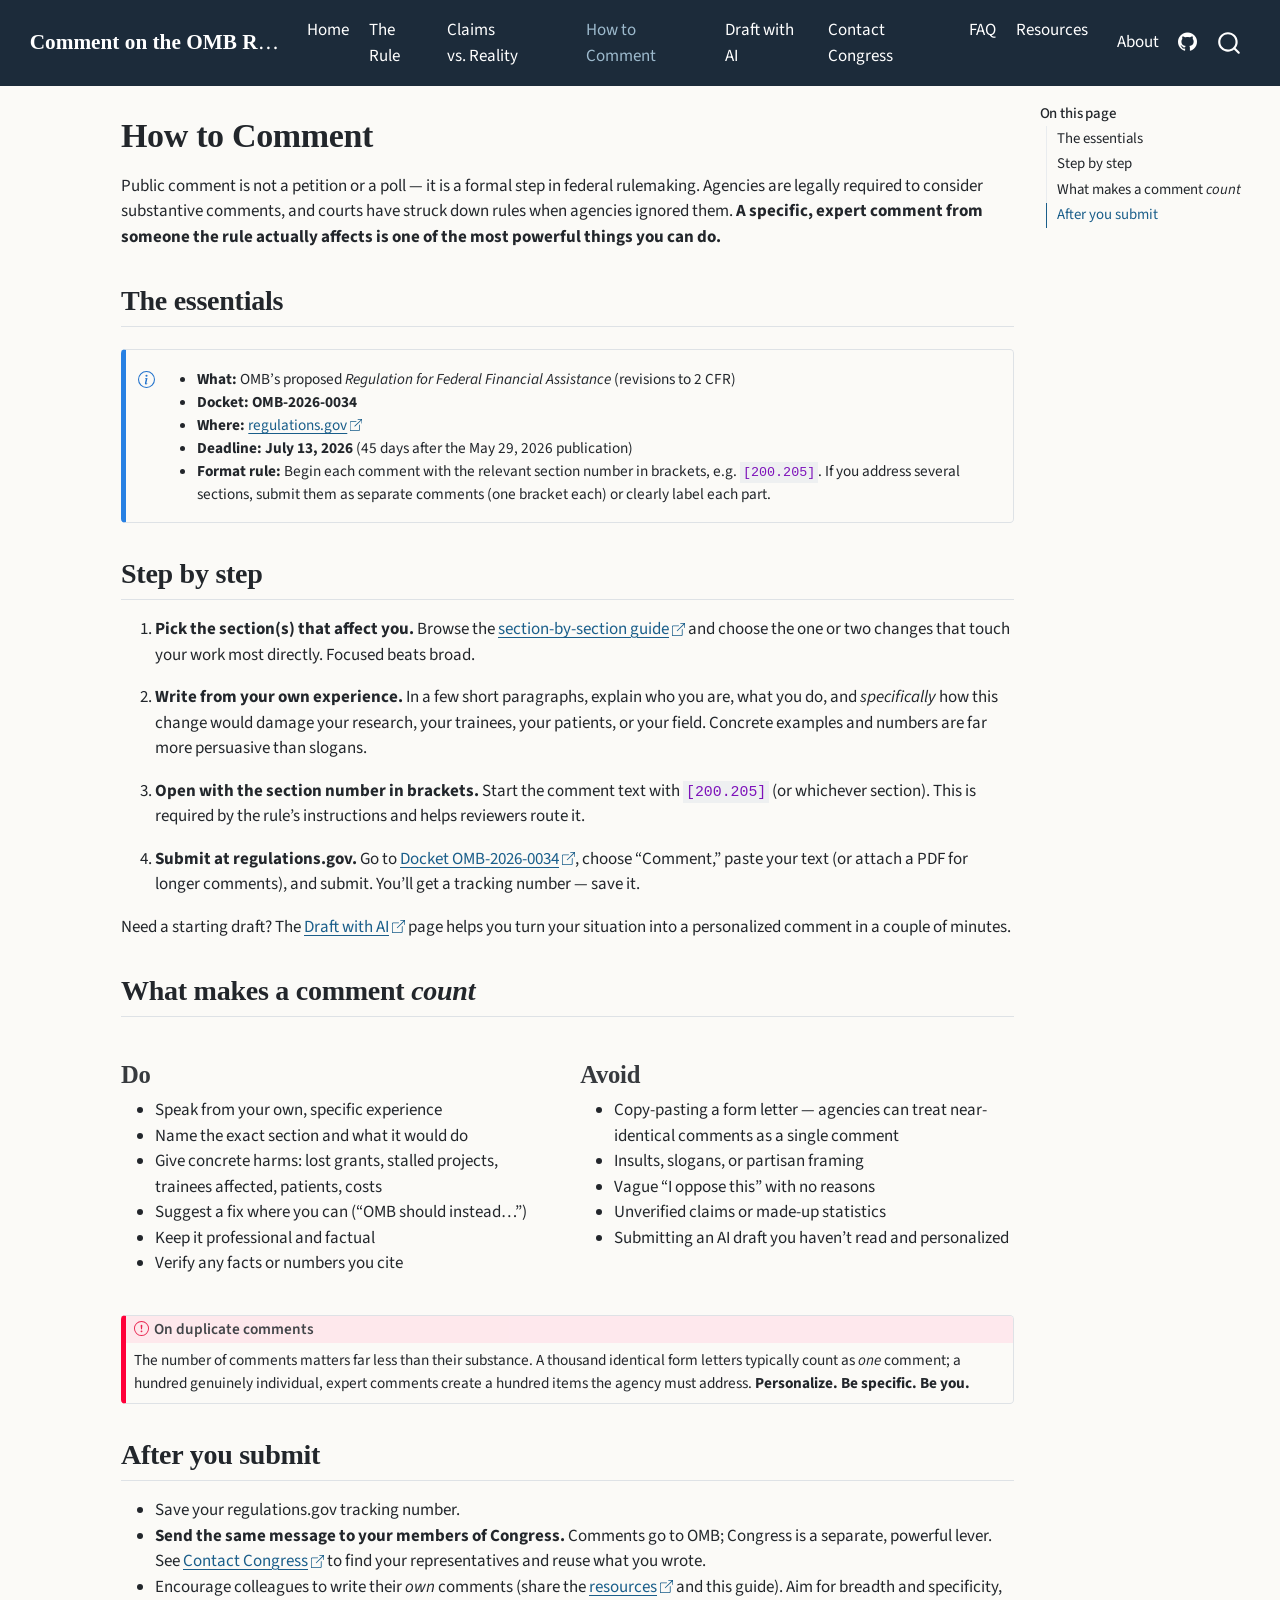
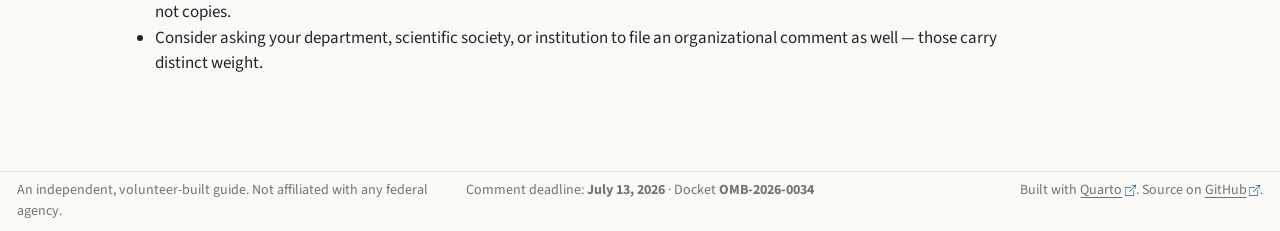
<file: how-to-comment.html>
<!DOCTYPE html>
<html xmlns="http://www.w3.org/1999/xhtml" lang="en" xml:lang="en"><head>

<meta charset="utf-8">
<meta name="generator" content="quarto-1.11.9">

<meta name="viewport" content="width=device-width, initial-scale=1.0, user-scalable=yes">


<title>How to Comment – Comment on the OMB Rule</title>
<style>
/* Default styles provided by pandoc.
** See https://pandoc.org/MANUAL.html#variables-for-html for config info.
*/
span.smallcaps{font-variant: small-caps;}
div.columns{display: flex; gap: 1.5em;}
div.column{flex: auto;}
@media screen {
div.columns{gap: min(4vw, 1.5em);}
div.column{overflow-x: auto;}
}
div.hanging-indent{margin-left: 1.5em; text-indent: -1.5em;}
ul.task-list{list-style: none;}
ul.task-list li input[type="checkbox"] {
  width: 0.8em;
  margin: 0 0.8em 0.2em -1em; /* quarto-specific, see https://github.com/quarto-dev/quarto-cli/issues/4556 */ 
  vertical-align: middle;
}
</style>


<script src="site_libs/quarto-nav/quarto-nav.js"></script>
<script src="site_libs/clipboard/clipboard.min.js"></script>
<script src="site_libs/quarto-search/autocomplete.umd.js"></script>
<script src="site_libs/quarto-search/fuse.min.js"></script>
<script src="site_libs/quarto-search/quarto-search.js"></script>
<meta name="quarto:offset" content="./">
<script src="site_libs/quarto-html/quarto.js" type="module"></script>
<script src="site_libs/quarto-html/tabsets/tabsets.js" type="module"></script>
<script src="site_libs/quarto-html/scrollable-regions/scrollable-regions.js" type="module"></script>
<script src="site_libs/quarto-html/popper.min.js"></script>
<script src="site_libs/quarto-html/tippy.umd.min.js"></script>
<script src="site_libs/quarto-html/anchor.min.js"></script>
<link href="site_libs/quarto-html/tippy.css" rel="stylesheet">
<link href="site_libs/quarto-html/quarto-syntax-highlighting-63b5708e65d6cd79cd7618c58d0c21e7.css" rel="stylesheet" id="quarto-text-highlighting-styles">
<script src="site_libs/bootstrap/bootstrap.min.js"></script>
<link href="site_libs/bootstrap/bootstrap-icons.css" rel="stylesheet">
<link href="site_libs/bootstrap/bootstrap-0484e073957bcfef802f58fc282b466c.min.css" rel="stylesheet" append-hash="true" id="quarto-bootstrap" data-mode="light">
<script id="quarto-search-options" type="application/json">{
  "location": "navbar",
  "copy-button": false,
  "collapse-after": 3,
  "panel-placement": "end",
  "type": "overlay",
  "limit": 50,
  "keyboard-shortcut": [
    "f",
    "/",
    "s"
  ],
  "language": {
    "search-no-results-text": "No results",
    "search-matching-documents-text": "matching documents",
    "search-copy-link-title": "Copy link to search",
    "search-hide-matches-text": "Hide additional matches",
    "search-more-match-text": "more match in this document",
    "search-more-matches-text": "more matches in this document",
    "search-clear-button-title": "Clear",
    "search-text-placeholder": "",
    "search-detached-cancel-button-title": "Cancel",
    "search-submit-button-title": "Submit",
    "search-label": "Search"
  }
}</script>
<meta name="robots" content="index, follow">


<meta property="og:title" content="How to Comment – Comment on the OMB Rule">
<meta property="og:description" content="A researcher’s guide to the proposed OMB “Regulation for Federal Financial Assistance” — what it changes, why it threatens science, and how to file a public comment before the deadline.">
<meta property="og:site_name" content="Comment on the OMB Rule">
<meta name="twitter:title" content="How to Comment – Comment on the OMB Rule">
<meta name="twitter:description" content="A researcher’s guide to the proposed OMB “Regulation for Federal Financial Assistance” — what it changes, why it threatens science, and how to file a public comment before the deadline.">
<meta name="twitter:card" content="summary">
</head>

<body class="nav-fixed quarto-light"><a id="quarto-skip-link" class="visually-hidden-focusable" href="#quarto-document-content">Skip to main content</a>

<div id="quarto-search-results"></div>
  <header id="quarto-header" class="headroom fixed-top">
    <nav class="navbar navbar-expand-lg " data-bs-theme="dark" aria-label="Site">
      <div class="navbar-container container-fluid">
      <div class="navbar-brand-container mx-auto">
    <a class="navbar-brand" href="./index.html">
    <span class="navbar-title">Comment on the OMB Rule</span>
    </a>
  </div>
          <button class="navbar-toggler" type="button" data-bs-toggle="collapse" data-bs-target="#navbarCollapse" aria-controls="navbarCollapse" aria-expanded="false" aria-label="Toggle navigation" onclick="if (window.quartoToggleHeadroom) { window.quartoToggleHeadroom(); }">
  <span class="navbar-toggler-icon"></span>
</button>
          <div class="collapse navbar-collapse" id="navbarCollapse">
            <ul class="navbar-nav navbar-nav-scroll me-auto">
  <li class="nav-item">
    <a class="nav-link" href="./index.html"> 
<span class="menu-text">Home</span></a>
  </li>  
  <li class="nav-item">
    <a class="nav-link" href="./the-rule.html"> 
<span class="menu-text">The Rule</span></a>
  </li>  
  <li class="nav-item">
    <a class="nav-link" href="./claims-vs-reality.html"> 
<span class="menu-text">Claims vs.&nbsp;Reality</span></a>
  </li>  
  <li class="nav-item">
    <a class="nav-link active" href="./how-to-comment.html" aria-current="page"> 
<span class="menu-text">How to Comment</span></a>
  </li>  
  <li class="nav-item">
    <a class="nav-link" href="./draft-with-ai.html"> 
<span class="menu-text">Draft with AI</span></a>
  </li>  
  <li class="nav-item">
    <a class="nav-link" href="./contact-congress.html"> 
<span class="menu-text">Contact Congress</span></a>
  </li>  
  <li class="nav-item">
    <a class="nav-link" href="./faq.html"> 
<span class="menu-text">FAQ</span></a>
  </li>  
  <li class="nav-item">
    <a class="nav-link" href="./resources.html"> 
<span class="menu-text">Resources</span></a>
  </li>  
</ul>
            <ul class="navbar-nav navbar-nav-scroll ms-auto">
  <li class="nav-item">
    <a class="nav-link" href="./about.html"> 
<span class="menu-text">About</span></a>
  </li>  
  <li class="nav-item compact">
    <a class="nav-link" href="https://github.com/jhelvy/defendfederalresearch"> <i class="bi bi-github" role="img" aria-label="GitHub">
</i> 
<span class="menu-text"></span></a>
  </li>  
</ul>
          </div> <!-- /navcollapse -->
            <div class="quarto-navbar-tools">
</div>
            <div id="quarto-search" class="" title="Search"></div>
      </div> <!-- /container-fluid -->
    </nav>
</header>
<!-- content -->
<div id="quarto-content" class="quarto-container page-columns page-rows-contents page-layout-article page-navbar">
<!-- sidebar -->
<!-- margin-sidebar -->
    <div id="quarto-margin-sidebar" class="sidebar margin-sidebar">
        <nav id="TOC" role="doc-toc" aria-labelledby="toc-title" class="toc-active">
    <h2 id="toc-title">On this page</h2>
   
  <ul>
  <li><a href="#the-essentials" id="toc-the-essentials" class="nav-link active" data-scroll-target="#the-essentials">The essentials</a></li>
  <li><a href="#step-by-step" id="toc-step-by-step" class="nav-link" data-scroll-target="#step-by-step">Step by step</a></li>
  <li><a href="#what-makes-a-comment-count" id="toc-what-makes-a-comment-count" class="nav-link" data-scroll-target="#what-makes-a-comment-count">What makes a comment <em>count</em></a></li>
  <li><a href="#after-you-submit" id="toc-after-you-submit" class="nav-link" data-scroll-target="#after-you-submit">After you submit</a></li>
  </ul>
</nav>
    </div>
<!-- main -->
<main class="content" id="quarto-document-content" tabindex="-1">

<header id="title-block-header" class="quarto-title-block default">
<div class="quarto-title">
<h1 class="title">How to Comment</h1>
</div>



<div class="quarto-title-meta">

    
  
    
  </div>
  


</header>


<p>Public comment is not a petition or a poll — it is a formal step in federal rulemaking. Agencies are legally required to consider substantive comments, and courts have struck down rules when agencies ignored them. <strong>A specific, expert comment from someone the rule actually affects is one of the most powerful things you can do.</strong></p>
<section id="the-essentials" class="level2">
<h2 class="anchored" data-anchor-id="the-essentials">The essentials</h2>
<div class="callout callout-style-simple callout-note">
<div class="callout-body d-flex">
<div class="callout-icon-container">
<i class="callout-icon"></i>
</div>
<div class="callout-body-container">
<ul>
<li><strong>What:</strong> OMB’s proposed <em>Regulation for Federal Financial Assistance</em> (revisions to 2 CFR)</li>
<li><strong>Docket:</strong> <strong>OMB-2026-0034</strong></li>
<li><strong>Where:</strong> <a href="https://www.regulations.gov/docket/OMB-2026-0034">regulations.gov</a></li>
<li><strong>Deadline:</strong> <strong>July 13, 2026</strong> (45 days after the May 29, 2026 publication)</li>
<li><strong>Format rule:</strong> Begin each comment with the relevant section number in brackets, e.g.&nbsp;<code>[200.205]</code>. If you address several sections, submit them as separate comments (one bracket each) or clearly label each part.</li>
</ul>
</div>
</div>
</div>
</section>
<section id="step-by-step" class="level2">
<h2 class="anchored" data-anchor-id="step-by-step">Step by step</h2>
<ol type="1">
<li><p><strong>Pick the section(s) that affect you.</strong> Browse the <a href="./the-rule.html">section-by-section guide</a> and choose the one or two changes that touch your work most directly. Focused beats broad.</p></li>
<li><p><strong>Write from your own experience.</strong> In a few short paragraphs, explain who you are, what you do, and <em>specifically</em> how this change would damage your research, your trainees, your patients, or your field. Concrete examples and numbers are far more persuasive than slogans.</p></li>
<li><p><strong>Open with the section number in brackets.</strong> Start the comment text with <code>[200.205]</code> (or whichever section). This is required by the rule’s instructions and helps reviewers route it.</p></li>
<li><p><strong>Submit at regulations.gov.</strong> Go to <a href="https://www.regulations.gov/docket/OMB-2026-0034">Docket OMB-2026-0034</a>, choose “Comment,” paste your text (or attach a PDF for longer comments), and submit. You’ll get a tracking number — save it.</p></li>
</ol>
<p>Need a starting draft? The <a href="./draft-with-ai.html">Draft with AI</a> page helps you turn your situation into a personalized comment in a couple of minutes.</p>
</section>
<section id="what-makes-a-comment-count" class="level2">
<h2 class="anchored" data-anchor-id="what-makes-a-comment-count">What makes a comment <em>count</em></h2>
<div class="grid">
<section id="do" class="level3 g-col-md-6">
<h3 class="anchored" data-anchor-id="do">Do</h3>
<ul>
<li>Speak from your own, specific experience</li>
<li>Name the exact section and what it would do</li>
<li>Give concrete harms: lost grants, stalled projects, trainees affected, patients, costs</li>
<li>Suggest a fix where you can (“OMB should instead…”)</li>
<li>Keep it professional and factual</li>
<li>Verify any facts or numbers you cite</li>
</ul>
</section>
<section id="avoid" class="level3 g-col-md-6">
<h3 class="anchored" data-anchor-id="avoid">Avoid</h3>
<ul>
<li>Copy-pasting a form letter — agencies can treat near-identical comments as a single comment</li>
<li>Insults, slogans, or partisan framing</li>
<li>Vague “I oppose this” with no reasons</li>
<li>Unverified claims or made-up statistics</li>
<li>Submitting an AI draft you haven’t read and personalized</li>
</ul>
</section>
</div>
<div class="callout callout-style-default callout-important callout-titled">
<div class="callout-header d-flex align-content-center">
<div class="callout-icon-container">
<i class="callout-icon"></i>
</div>
<div class="callout-title-container flex-fill">
<span class="screen-reader-only">Important</span>On duplicate comments
</div>
</div>
<div class="callout-body-container callout-body">
<p>The number of comments matters far less than their substance. A thousand identical form letters typically count as <em>one</em> comment; a hundred genuinely individual, expert comments create a hundred items the agency must address. <strong>Personalize. Be specific. Be you.</strong></p>
</div>
</div>
</section>
<section id="after-you-submit" class="level2">
<h2 class="anchored" data-anchor-id="after-you-submit">After you submit</h2>
<ul>
<li>Save your regulations.gov tracking number.</li>
<li><strong>Send the same message to your members of Congress.</strong> Comments go to OMB; Congress is a separate, powerful lever. See <a href="./contact-congress.html">Contact Congress</a> to find your representatives and reuse what you wrote.</li>
<li>Encourage colleagues to write their <em>own</em> comments (share the <a href="./resources.html">resources</a> and this guide). Aim for breadth and specificity, not copies.</li>
<li>Consider asking your department, scientific society, or institution to file an organizational comment as well — those carry distinct weight.</li>
</ul>


</section>

</main> <!-- /main -->
<script id="quarto-html-after-body" type="application/javascript">
  window.document.addEventListener("DOMContentLoaded", function (event) {
    const icon = "";
    const anchorJS = new window.AnchorJS();
    anchorJS.options = {
      placement: 'right',
      icon: icon
    };
    anchorJS.add('.anchored');
    const isCodeAnnotation = (el) => {
      for (const clz of el.classList) {
        if (clz.startsWith('code-annotation-')) {                     
          return true;
        }
      }
      return false;
    }
    const onCopySuccess = function(e) {
      // button target
      const button = e.trigger;
      // don't keep focus
      button.blur();
      // flash "checked"
      button.classList.add('code-copy-button-checked');
      var currentTitle = button.getAttribute("title");
      button.setAttribute("title", "Copied!");
      let tooltip;
      if (window.bootstrap) {
        button.setAttribute("data-bs-toggle", "tooltip");
        button.setAttribute("data-bs-placement", "left");
        button.setAttribute("data-bs-title", "Copied!");
        tooltip = new bootstrap.Tooltip(button, 
          { trigger: "manual", 
            customClass: "code-copy-button-tooltip",
            offset: [0, -8]});
        tooltip.show();    
      }
      setTimeout(function() {
        if (tooltip) {
          tooltip.hide();
          button.removeAttribute("data-bs-title");
          button.removeAttribute("data-bs-toggle");
          button.removeAttribute("data-bs-placement");
        }
        button.setAttribute("title", currentTitle);
        button.classList.remove('code-copy-button-checked');
      }, 1000);
      // clear code selection
      e.clearSelection();
    }
    const getTextToCopy = function(trigger) {
      const outerScaffold = trigger.parentElement.cloneNode(true);
      const codeEl = outerScaffold.querySelector('code');
      for (const childEl of codeEl.children) {
        if (isCodeAnnotation(childEl)) {
          childEl.remove();
        }
      }
      return codeEl.innerText;
    }
    const clipboard = new window.ClipboardJS('.code-copy-button:not([data-in-quarto-modal])', {
      text: getTextToCopy
    });
    clipboard.on('success', onCopySuccess);
    if (window.document.getElementById('quarto-embedded-source-code-modal')) {
      const clipboardModal = new window.ClipboardJS('.code-copy-button[data-in-quarto-modal]', {
        text: getTextToCopy,
        container: window.document.getElementById('quarto-embedded-source-code-modal')
      });
      clipboardModal.on('success', onCopySuccess);
    }
      var localhostRegex = new RegExp(/^(?:http|https):\/\/localhost\:?[0-9]*\//);
      var mailtoRegex = new RegExp(/^mailto:/);
        var filterRegex = new RegExp("https:\/\/defendfederalresearch\.org");
      var isInternal = (href) => {
          return filterRegex.test(href) || localhostRegex.test(href) || mailtoRegex.test(href);
      }
      // Inspect non-navigation links and adorn them if external
      window.quartoDecorateExternalLinks = function (root) {
     var links = (root || window.document).querySelectorAll('a[href]:not(.nav-link):not(.navbar-brand):not(.toc-action):not(.sidebar-link):not(.sidebar-item-toggle):not(.pagination-link):not(.no-external):not([aria-hidden]):not(.dropdown-item):not(.quarto-navigation-tool):not(.about-link)');
      for (var i=0; i<links.length; i++) {
        const link = links[i];
        if (!isInternal(link.href)) {
          // undo the damage that might have been done by quarto-nav.js in the case of
          // links that we want to consider external
          if (link.dataset.originalHref !== undefined) {
            link.href = link.dataset.originalHref;
          }
          if (!link.classList.contains('no-external-icon')) {
            // default icon
            link.classList.add("external");
          }
        }
      }
      };
      window.quartoDecorateExternalLinks(window.document);
    // Esc closes the popup (WCAG 1.4.13) and focus leaving both trigger and
    // popup closes it (WCAG 2.4.11); tippy handles neither for interactive popups.
    const hideOnEscAndFocusOut = {
      name: 'hideOnEscAndFocusOut',
      defaultValue: true,
      fn(instance) {
        const dismiss = () => {
          // A show scheduled by the trigger delay would otherwise reopen it
          instance.clearDelayTimeouts();
          instance.hide();
        };
        const onKeyDown = (event) => {
          if (event.key !== 'Escape') {
            return;
          }
          // Keep Esc from also reaching page handlers (e.g. reveal.js overview),
          // except an open reveal.js slide menu, which Esc should close too.
          // The menu handles keys only when its keyboard option is on.
          const menuHandlesEsc = window.Reveal?.getPlugin?.('menu')?.isOpen() &&
            window.Reveal.getConfig().menu?.keyboard !== false;
          if (!menuHandlesEsc) {
            event.stopPropagation();
          }
          if (instance.popper.contains(window.document.activeElement)) {
            // Disabled while refocusing so the focus trigger does not reopen it
            instance.disable();
            instance.reference.focus();
            instance.enable();
          }
          dismiss();
        };
        const onFocusOut = (event) => {
          const target = event.relatedTarget;
          if (target && !instance.reference.contains(target) &&
              !instance.popper.contains(target)) {
            dismiss();
          }
        };
        // On the trigger too: a click trigger (code-annotations: select) has no
        // blur handling. Attached for the instance's lifetime so leaving the
        // trigger also cancels a show still pending on the trigger delay.
        instance.reference.addEventListener('focusout', onFocusOut);
        return {
          onShow() {
            window.document.addEventListener('keydown', onKeyDown, true);
            instance.popper.addEventListener('focusout', onFocusOut);
          },
          onHide() {
            window.document.removeEventListener('keydown', onKeyDown, true);
            instance.popper.removeEventListener('focusout', onFocusOut);
          },
          onDestroy() {
            instance.reference.removeEventListener('focusout', onFocusOut);
          },
        };
      },
    };
    function tippyHover(el, contentFn, onTriggerFn, onUntriggerFn) {
      const config = {
        allowHTML: true,
        maxWidth: 500,
        delay: 100,
        arrow: false,
        appendTo: function(el) {
            return el.parentElement;
        },
        interactive: true,
        interactiveBorder: 10,
        theme: 'quarto',
        placement: 'bottom-start',
        plugins: [hideOnEscAndFocusOut],
      };
      if (contentFn) {
        config.content = contentFn;
      }
      if (onTriggerFn) {
        config.onTrigger = onTriggerFn;
      }
      if (onUntriggerFn) {
        config.onUntrigger = onUntriggerFn;
      }
      window.tippy(el, config); 
    }
    const noterefs = window.document.querySelectorAll('a[role="doc-noteref"]');
    for (var i=0; i<noterefs.length; i++) {
      const ref = noterefs[i];
      tippyHover(ref, function() {
        // use id or data attribute instead here
        let href = ref.getAttribute('data-footnote-href') || ref.getAttribute('href');
        try { href = new URL(href).hash; } catch {}
        const id = href.replace(/^#\/?/, "");
        const note = window.document.getElementById(id);
        if (note) {
          return note.innerHTML;
        } else {
          return "";
        }
      });
    }
    const xrefs = window.document.querySelectorAll('a.quarto-xref');
    const processXRef = (id, note) => {
      // Strip column container classes
      const stripColumnClz = (el) => {
        el.classList.remove("page-full", "page-columns");
        if (el.children) {
          for (const child of el.children) {
            stripColumnClz(child);
          }
        }
      }
      stripColumnClz(note)
      if (id === null || id.startsWith('sec-')) {
        // Special case sections, only their first couple elements
        const container = document.createElement("div");
        if (note.children && note.children.length > 2) {
          container.appendChild(note.children[0].cloneNode(true));
          for (let i = 1; i < note.children.length; i++) {
            const child = note.children[i];
            if (child.tagName === "P" && child.innerText === "") {
              continue;
            } else {
              container.appendChild(child.cloneNode(true));
              break;
            }
          }
          if (window.Quarto?.typesetMath) {
            window.Quarto.typesetMath(container);
          }
          return container.innerHTML
        } else {
          if (window.Quarto?.typesetMath) {
            window.Quarto.typesetMath(note);
          }
          return note.innerHTML;
        }
      } else {
        // Remove any anchor links if they are present
        const anchorLink = note.querySelector('a.anchorjs-link');
        if (anchorLink) {
          anchorLink.remove();
        }
        if (window.Quarto?.typesetMath) {
          window.Quarto.typesetMath(note);
        }
        if (note.classList.contains("callout")) {
          return note.outerHTML;
        } else {
          return note.innerHTML;
        }
      }
    }
    for (var i=0; i<xrefs.length; i++) {
      const xref = xrefs[i];
      tippyHover(xref, undefined, function(instance) {
        instance.disable();
        let url = xref.getAttribute('href');
        let hash = undefined; 
        if (url.startsWith('#')) {
          hash = url;
        } else {
          try { hash = new URL(url).hash; } catch {}
        }
        if (hash) {
          const id = hash.replace(/^#\/?/, "");
          const note = window.document.getElementById(id);
          if (note !== null) {
            try {
              const html = processXRef(id, note.cloneNode(true));
              instance.setContent(html);
            } finally {
              instance.enable();
              instance.show();
            }
          } else {
            // See if we can fetch this
            fetch(url.split('#')[0])
            .then(res => res.text())
            .then(html => {
              const parser = new DOMParser();
              const htmlDoc = parser.parseFromString(html, "text/html");
              const note = htmlDoc.getElementById(id);
              if (note !== null) {
                const html = processXRef(id, note);
                instance.setContent(html);
              } 
            }).finally(() => {
              instance.enable();
              instance.show();
            });
          }
        } else {
          // See if we can fetch a full url (with no hash to target)
          // This is a special case and we should probably do some content thinning / targeting
          fetch(url)
          .then(res => res.text())
          .then(html => {
            const parser = new DOMParser();
            const htmlDoc = parser.parseFromString(html, "text/html");
            const note = htmlDoc.querySelector('main.content');
            if (note !== null) {
              // This should only happen for chapter cross references
              // (since there is no id in the URL)
              // remove the first header
              if (note.children.length > 0 && note.children[0].tagName === "HEADER") {
                note.children[0].remove();
              }
              const html = processXRef(null, note);
              instance.setContent(html);
            } 
          }).finally(() => {
            instance.enable();
            instance.show();
          });
        }
      }, function(instance) {
      });
    }
        let selectedAnnoteEl;
        const selectorForAnnotation = ( cell, annotation) => {
          let cellAttr = 'data-code-cell="' + cell + '"';
          let lineAttr = 'data-code-annotation="' +  annotation + '"';
          const selector = 'span[' + cellAttr + '][' + lineAttr + ']';
          return selector;
        }
        const selectCodeLines = (annoteEl) => {
          const doc = window.document;
          const targetCell = annoteEl.getAttribute("data-target-cell");
          const targetAnnotation = annoteEl.getAttribute("data-target-annotation");
          const annoteSpan = window.document.querySelector(selectorForAnnotation(targetCell, targetAnnotation));
          const lines = annoteSpan.getAttribute("data-code-lines").split(",");
          const lineIds = lines.map((line) => {
            return targetCell + "-" + line;
          })
          // Each band is positioned against its own containing block, which is
          // not the offsetParent of the lines, so place it from client rects.
          const placeBand = (band, firstEl, lastEl, codeBlock) => {
            const container = band.offsetParent;
            if (container === null) {
              return;
            }
            const containerRect = container.getBoundingClientRect();
            // Reveal.js scales slides with a transform, so convert client
            // pixels back to the CSS pixels of the container.
            const scale = containerRect.height / container.offsetHeight || 1;
            const firstRect = firstEl.getBoundingClientRect();
            const lastRect = lastEl.getBoundingClientRect();
            const top = (firstRect.top - containerRect.top) / scale - container.clientTop + container.scrollTop;
            const height = (lastRect.bottom - firstRect.top) / scale;
            band.style.top = top - 2 + "px";
            band.style.height = height + 4 + "px";
            if (codeBlock) {
              // Without the copy button wrapper, the containing block is wider
              // than the code block, so span the code block explicitly.
              const blockRect = codeBlock.getBoundingClientRect();
              band.style.left = (blockRect.left - containerRect.left) / scale - container.clientLeft + container.scrollLeft + "px";
              band.style.width = blockRect.width / scale + "px";
            }
          };
          if (lineIds.length > 0) {
            const el = window.document.getElementById(lineIds[0]);
            const lastEl = window.document.getElementById(lineIds[lineIds.length - 1]);
            const parent = el.parentElement.parentElement;
            // cook up a div (if necessary) and position it
            let div = window.document.getElementById("code-annotation-line-highlight");
            if (div === null) {
              div = window.document.createElement("div");
              div.setAttribute("id", "code-annotation-line-highlight");
              div.style.position = 'absolute';
              parent.appendChild(div);
            }
            placeBand(div, el, lastEl, parent.closest("div.sourceCode") || parent);
            let gutterDiv = window.document.getElementById("code-annotation-line-highlight-gutter");
            if (gutterDiv === null) {
              gutterDiv = window.document.createElement("div");
              gutterDiv.setAttribute("id", "code-annotation-line-highlight-gutter");
              gutterDiv.style.position = 'absolute';
              const codeCell = window.document.getElementById(targetCell);
              const gutter = codeCell.querySelector('.code-annotation-gutter');
              gutter.appendChild(gutterDiv);
            }
            placeBand(gutterDiv, el, lastEl);
            selectedAnnoteEl = annoteEl;
          }
        };
        const unselectCodeLines = () => {
          const elementsIds = ["code-annotation-line-highlight", "code-annotation-line-highlight-gutter"];
          elementsIds.forEach((elId) => {
            const div = window.document.getElementById(elId);
            if (div) {
              div.remove();
            }
          });
          selectedAnnoteEl = undefined;
        };
          // Handle positioning of the toggle
      window.addEventListener(
        "resize",
        throttle(() => {
          elRect = undefined;
          if (selectedAnnoteEl) {
            selectCodeLines(selectedAnnoteEl);
          }
        }, 10)
      );
      function throttle(fn, ms) {
      let throttle = false;
      let timer;
        return (...args) => {
          if(!throttle) { // first call gets through
              fn.apply(this, args);
              throttle = true;
          } else { // all the others get throttled
              if(timer) clearTimeout(timer); // cancel #2
              timer = setTimeout(() => {
                fn.apply(this, args);
                timer = throttle = false;
              }, ms);
          }
        };
      }
        // Attach click handler to the DT
        const annoteDls = window.document.querySelectorAll('dt[data-target-cell]');
        for (const annoteDlNode of annoteDls) {
          annoteDlNode.addEventListener('click', (event) => {
            const clickedEl = event.target;
            if (clickedEl !== selectedAnnoteEl) {
              unselectCodeLines();
              const activeEl = window.document.querySelector('dt[data-target-cell].code-annotation-active');
              if (activeEl) {
                activeEl.classList.remove('code-annotation-active');
              }
              selectCodeLines(clickedEl);
              clickedEl.classList.add('code-annotation-active');
            } else {
              // Unselect the line
              unselectCodeLines();
              clickedEl.classList.remove('code-annotation-active');
            }
          });
        }
    const findCites = (el) => {
      const parentEl = el.parentElement;
      if (parentEl) {
        const cites = parentEl.dataset.cites;
        if (cites) {
          return {
            el,
            cites: cites.split(' ')
          };
        } else {
          return findCites(el.parentElement)
        }
      } else {
        return undefined;
      }
    };
    var bibliorefs = window.document.querySelectorAll('a[role="doc-biblioref"]');
    for (var i=0; i<bibliorefs.length; i++) {
      const ref = bibliorefs[i];
      const citeInfo = findCites(ref);
      if (citeInfo) {
        tippyHover(citeInfo.el, function() {
          var popup = window.document.createElement('div');
          citeInfo.cites.forEach(function(cite) {
            var citeDiv = window.document.createElement('div');
            citeDiv.classList.add('hanging-indent');
            citeDiv.classList.add('csl-entry');
            var biblioDiv = window.document.getElementById('ref-' + cite);
            if (biblioDiv) {
              citeDiv.innerHTML = biblioDiv.innerHTML;
            }
            popup.appendChild(citeDiv);
          });
          return popup.innerHTML;
        });
      }
    }
  });
  </script>
  <script type="application/javascript">
  window.quartoScrollableRegionsLabels = {"code":"Scrollable code","output":"Scrollable output"};
  </script>
</div> <!-- /content -->
<footer class="footer">
  <div class="nav-footer">
    <div class="nav-footer-left">
<p>An independent, volunteer-built guide. Not affiliated with any federal agency.</p>
</div>   
    <div class="nav-footer-center">
<p>Comment deadline: <strong>July 13, 2026</strong> · Docket <strong>OMB-2026-0034</strong></p>
</div>
    <div class="nav-footer-right">
<p>Built with <a href="https://quarto.org">Quarto</a>. Source on <a href="https://github.com/jhelvy/defendfederalresearch">GitHub</a>.</p>
</div>
  </div>
</footer>




</body></html>
</file>
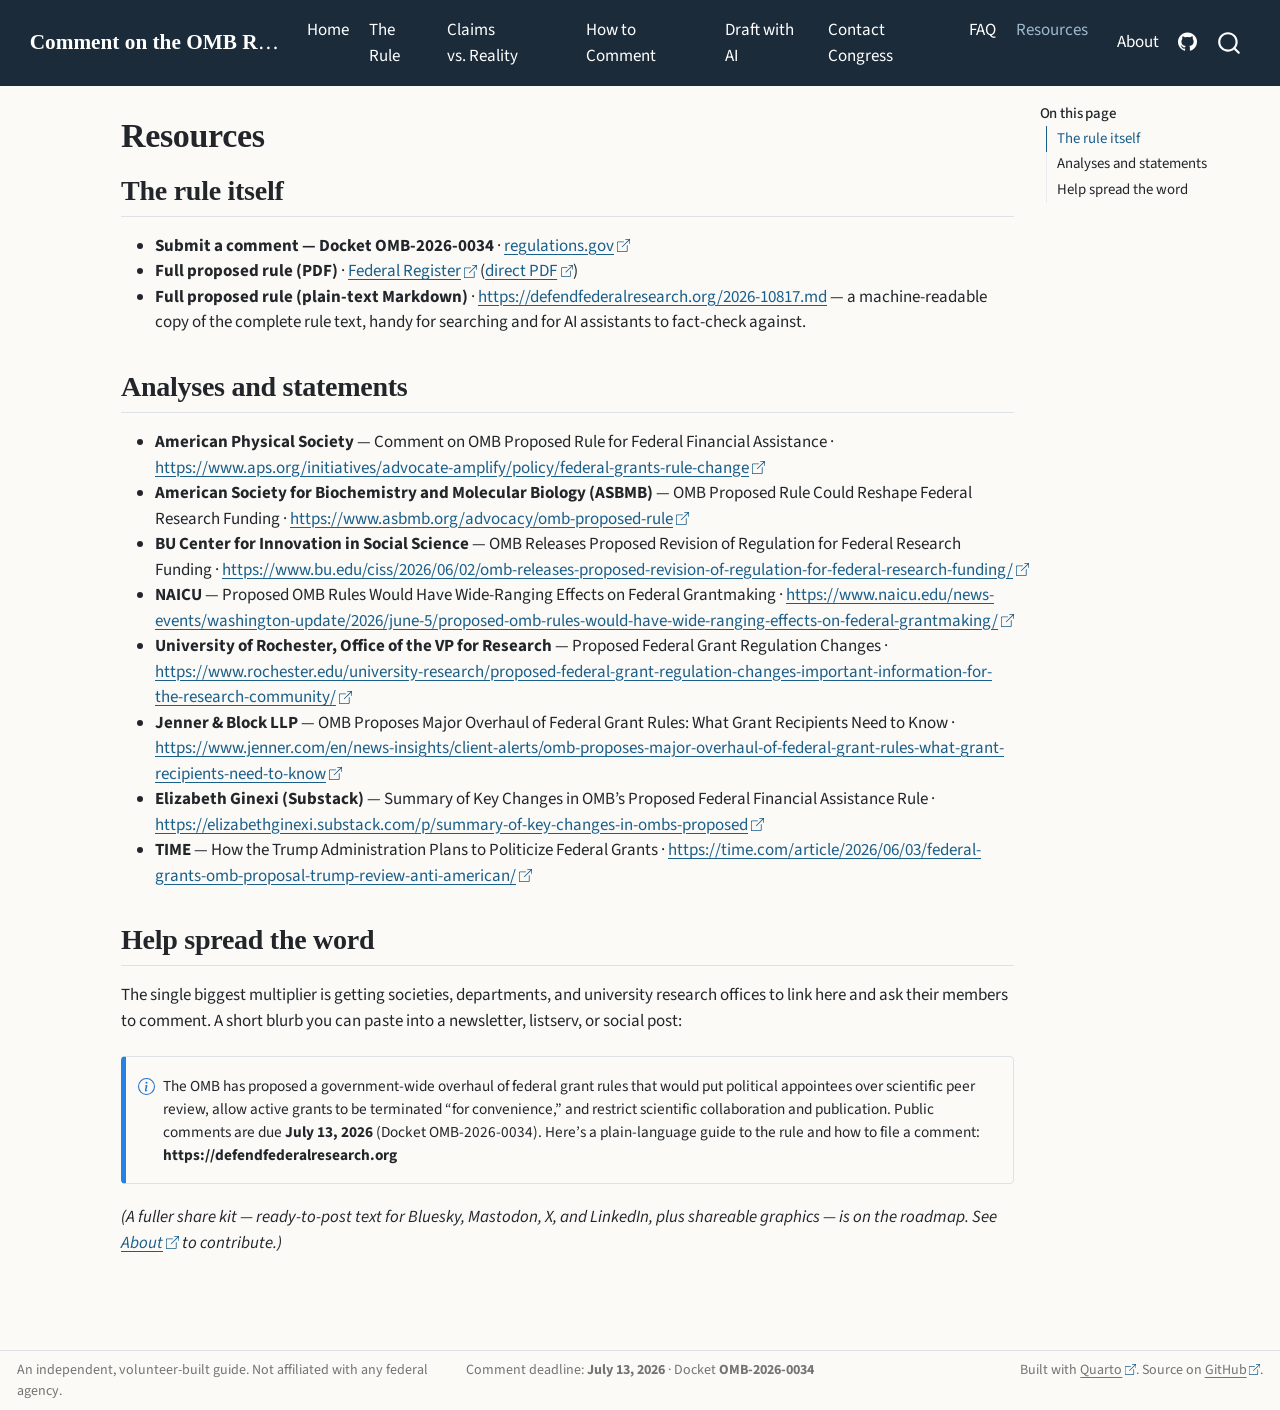
<file: resources.html>
<!DOCTYPE html>
<html xmlns="http://www.w3.org/1999/xhtml" lang="en" xml:lang="en"><head>

<meta charset="utf-8">
<meta name="generator" content="quarto-1.11.9">

<meta name="viewport" content="width=device-width, initial-scale=1.0, user-scalable=yes">


<title>Resources – Comment on the OMB Rule</title>
<style>
/* Default styles provided by pandoc.
** See https://pandoc.org/MANUAL.html#variables-for-html for config info.
*/
span.smallcaps{font-variant: small-caps;}
div.columns{display: flex; gap: 1.5em;}
div.column{flex: auto;}
@media screen {
div.columns{gap: min(4vw, 1.5em);}
div.column{overflow-x: auto;}
}
div.hanging-indent{margin-left: 1.5em; text-indent: -1.5em;}
ul.task-list{list-style: none;}
ul.task-list li input[type="checkbox"] {
  width: 0.8em;
  margin: 0 0.8em 0.2em -1em; /* quarto-specific, see https://github.com/quarto-dev/quarto-cli/issues/4556 */ 
  vertical-align: middle;
}
</style>


<script src="site_libs/quarto-nav/quarto-nav.js"></script>
<script src="site_libs/clipboard/clipboard.min.js"></script>
<script src="site_libs/quarto-search/autocomplete.umd.js"></script>
<script src="site_libs/quarto-search/fuse.min.js"></script>
<script src="site_libs/quarto-search/quarto-search.js"></script>
<meta name="quarto:offset" content="./">
<script src="site_libs/quarto-html/quarto.js" type="module"></script>
<script src="site_libs/quarto-html/tabsets/tabsets.js" type="module"></script>
<script src="site_libs/quarto-html/scrollable-regions/scrollable-regions.js" type="module"></script>
<script src="site_libs/quarto-html/popper.min.js"></script>
<script src="site_libs/quarto-html/tippy.umd.min.js"></script>
<script src="site_libs/quarto-html/anchor.min.js"></script>
<link href="site_libs/quarto-html/tippy.css" rel="stylesheet">
<link href="site_libs/quarto-html/quarto-syntax-highlighting-63b5708e65d6cd79cd7618c58d0c21e7.css" rel="stylesheet" id="quarto-text-highlighting-styles">
<script src="site_libs/bootstrap/bootstrap.min.js"></script>
<link href="site_libs/bootstrap/bootstrap-icons.css" rel="stylesheet">
<link href="site_libs/bootstrap/bootstrap-0484e073957bcfef802f58fc282b466c.min.css" rel="stylesheet" append-hash="true" id="quarto-bootstrap" data-mode="light">
<script id="quarto-search-options" type="application/json">{
  "location": "navbar",
  "copy-button": false,
  "collapse-after": 3,
  "panel-placement": "end",
  "type": "overlay",
  "limit": 50,
  "keyboard-shortcut": [
    "f",
    "/",
    "s"
  ],
  "language": {
    "search-no-results-text": "No results",
    "search-matching-documents-text": "matching documents",
    "search-copy-link-title": "Copy link to search",
    "search-hide-matches-text": "Hide additional matches",
    "search-more-match-text": "more match in this document",
    "search-more-matches-text": "more matches in this document",
    "search-clear-button-title": "Clear",
    "search-text-placeholder": "",
    "search-detached-cancel-button-title": "Cancel",
    "search-submit-button-title": "Submit",
    "search-label": "Search"
  }
}</script>
<meta name="robots" content="index, follow">


<meta property="og:title" content="Resources – Comment on the OMB Rule">
<meta property="og:description" content="A researcher’s guide to the proposed OMB “Regulation for Federal Financial Assistance” — what it changes, why it threatens science, and how to file a public comment before the deadline.">
<meta property="og:site_name" content="Comment on the OMB Rule">
<meta name="twitter:title" content="Resources – Comment on the OMB Rule">
<meta name="twitter:description" content="A researcher’s guide to the proposed OMB “Regulation for Federal Financial Assistance” — what it changes, why it threatens science, and how to file a public comment before the deadline.">
<meta name="twitter:card" content="summary">
</head>

<body class="nav-fixed quarto-light"><a id="quarto-skip-link" class="visually-hidden-focusable" href="#quarto-document-content">Skip to main content</a>

<div id="quarto-search-results"></div>
  <header id="quarto-header" class="headroom fixed-top">
    <nav class="navbar navbar-expand-lg " data-bs-theme="dark" aria-label="Site">
      <div class="navbar-container container-fluid">
      <div class="navbar-brand-container mx-auto">
    <a class="navbar-brand" href="./index.html">
    <span class="navbar-title">Comment on the OMB Rule</span>
    </a>
  </div>
          <button class="navbar-toggler" type="button" data-bs-toggle="collapse" data-bs-target="#navbarCollapse" aria-controls="navbarCollapse" aria-expanded="false" aria-label="Toggle navigation" onclick="if (window.quartoToggleHeadroom) { window.quartoToggleHeadroom(); }">
  <span class="navbar-toggler-icon"></span>
</button>
          <div class="collapse navbar-collapse" id="navbarCollapse">
            <ul class="navbar-nav navbar-nav-scroll me-auto">
  <li class="nav-item">
    <a class="nav-link" href="./index.html"> 
<span class="menu-text">Home</span></a>
  </li>  
  <li class="nav-item">
    <a class="nav-link" href="./the-rule.html"> 
<span class="menu-text">The Rule</span></a>
  </li>  
  <li class="nav-item">
    <a class="nav-link" href="./claims-vs-reality.html"> 
<span class="menu-text">Claims vs.&nbsp;Reality</span></a>
  </li>  
  <li class="nav-item">
    <a class="nav-link" href="./how-to-comment.html"> 
<span class="menu-text">How to Comment</span></a>
  </li>  
  <li class="nav-item">
    <a class="nav-link" href="./draft-with-ai.html"> 
<span class="menu-text">Draft with AI</span></a>
  </li>  
  <li class="nav-item">
    <a class="nav-link" href="./contact-congress.html"> 
<span class="menu-text">Contact Congress</span></a>
  </li>  
  <li class="nav-item">
    <a class="nav-link" href="./faq.html"> 
<span class="menu-text">FAQ</span></a>
  </li>  
  <li class="nav-item">
    <a class="nav-link active" href="./resources.html" aria-current="page"> 
<span class="menu-text">Resources</span></a>
  </li>  
</ul>
            <ul class="navbar-nav navbar-nav-scroll ms-auto">
  <li class="nav-item">
    <a class="nav-link" href="./about.html"> 
<span class="menu-text">About</span></a>
  </li>  
  <li class="nav-item compact">
    <a class="nav-link" href="https://github.com/jhelvy/defendfederalresearch"> <i class="bi bi-github" role="img" aria-label="GitHub">
</i> 
<span class="menu-text"></span></a>
  </li>  
</ul>
          </div> <!-- /navcollapse -->
            <div class="quarto-navbar-tools">
</div>
            <div id="quarto-search" class="" title="Search"></div>
      </div> <!-- /container-fluid -->
    </nav>
</header>
<!-- content -->
<div id="quarto-content" class="quarto-container page-columns page-rows-contents page-layout-article page-navbar">
<!-- sidebar -->
<!-- margin-sidebar -->
    <div id="quarto-margin-sidebar" class="sidebar margin-sidebar">
        <nav id="TOC" role="doc-toc" aria-labelledby="toc-title" class="toc-active">
    <h2 id="toc-title">On this page</h2>
   
  <ul>
  <li><a href="#the-rule-itself" id="toc-the-rule-itself" class="nav-link active" data-scroll-target="#the-rule-itself">The rule itself</a></li>
  <li><a href="#analyses-and-statements" id="toc-analyses-and-statements" class="nav-link" data-scroll-target="#analyses-and-statements">Analyses and statements</a></li>
  <li><a href="#help-spread-the-word" id="toc-help-spread-the-word" class="nav-link" data-scroll-target="#help-spread-the-word">Help spread the word</a></li>
  </ul>
</nav>
    </div>
<!-- main -->
<main class="content" id="quarto-document-content" tabindex="-1">

<header id="title-block-header" class="quarto-title-block default">
<div class="quarto-title">
<h1 class="title">Resources</h1>
</div>



<div class="quarto-title-meta">

    
  
    
  </div>
  


</header>


<section id="the-rule-itself" class="level2">
<h2 class="anchored" data-anchor-id="the-rule-itself">The rule itself</h2>
<ul>
<li><strong>Submit a comment — Docket OMB-2026-0034</strong> · <a href="https://www.regulations.gov/docket/OMB-2026-0034">regulations.gov</a></li>
<li><strong>Full proposed rule (PDF)</strong> · <a href="https://www.federalregister.gov/documents/2026/05/29/2026-10817">Federal Register</a> (<a href="https://public-inspection.federalregister.gov/2026-10817.pdf">direct PDF</a>)</li>
<li><strong>Full proposed rule (plain-text Markdown)</strong> · <a href="https://defendfederalresearch.org/2026-10817.md">https://defendfederalresearch.org/2026-10817.md</a> — a machine-readable copy of the complete rule text, handy for searching and for AI assistants to fact-check against.</li>
</ul>
</section>
<section id="analyses-and-statements" class="level2">
<h2 class="anchored" data-anchor-id="analyses-and-statements">Analyses and statements</h2>
<ul>
<li><strong>American Physical Society</strong> — Comment on OMB Proposed Rule for Federal Financial Assistance · <a href="https://www.aps.org/initiatives/advocate-amplify/policy/federal-grants-rule-change" class="uri">https://www.aps.org/initiatives/advocate-amplify/policy/federal-grants-rule-change</a></li>
<li><strong>American Society for Biochemistry and Molecular Biology (ASBMB)</strong> — OMB Proposed Rule Could Reshape Federal Research Funding · <a href="https://www.asbmb.org/advocacy/omb-proposed-rule" class="uri">https://www.asbmb.org/advocacy/omb-proposed-rule</a></li>
<li><strong>BU Center for Innovation in Social Science</strong> — OMB Releases Proposed Revision of Regulation for Federal Research Funding · <a href="https://www.bu.edu/ciss/2026/06/02/omb-releases-proposed-revision-of-regulation-for-federal-research-funding/" class="uri">https://www.bu.edu/ciss/2026/06/02/omb-releases-proposed-revision-of-regulation-for-federal-research-funding/</a></li>
<li><strong>NAICU</strong> — Proposed OMB Rules Would Have Wide-Ranging Effects on Federal Grantmaking · <a href="https://www.naicu.edu/news-events/washington-update/2026/june-5/proposed-omb-rules-would-have-wide-ranging-effects-on-federal-grantmaking/" class="uri">https://www.naicu.edu/news-events/washington-update/2026/june-5/proposed-omb-rules-would-have-wide-ranging-effects-on-federal-grantmaking/</a></li>
<li><strong>University of Rochester, Office of the VP for Research</strong> — Proposed Federal Grant Regulation Changes · <a href="https://www.rochester.edu/university-research/proposed-federal-grant-regulation-changes-important-information-for-the-research-community/" class="uri">https://www.rochester.edu/university-research/proposed-federal-grant-regulation-changes-important-information-for-the-research-community/</a></li>
<li><strong>Jenner &amp; Block LLP</strong> — OMB Proposes Major Overhaul of Federal Grant Rules: What Grant Recipients Need to Know · <a href="https://www.jenner.com/en/news-insights/client-alerts/omb-proposes-major-overhaul-of-federal-grant-rules-what-grant-recipients-need-to-know" class="uri">https://www.jenner.com/en/news-insights/client-alerts/omb-proposes-major-overhaul-of-federal-grant-rules-what-grant-recipients-need-to-know</a></li>
<li><strong>Elizabeth Ginexi (Substack)</strong> — Summary of Key Changes in OMB’s Proposed Federal Financial Assistance Rule · <a href="https://elizabethginexi.substack.com/p/summary-of-key-changes-in-ombs-proposed" class="uri">https://elizabethginexi.substack.com/p/summary-of-key-changes-in-ombs-proposed</a></li>
<li><strong>TIME</strong> — How the Trump Administration Plans to Politicize Federal Grants · <a href="https://time.com/article/2026/06/03/federal-grants-omb-proposal-trump-review-anti-american/" class="uri">https://time.com/article/2026/06/03/federal-grants-omb-proposal-trump-review-anti-american/</a></li>
</ul>
</section>
<section id="help-spread-the-word" class="level2">
<h2 class="anchored" data-anchor-id="help-spread-the-word">Help spread the word</h2>
<p>The single biggest multiplier is getting societies, departments, and university research offices to link here and ask their members to comment. A short blurb you can paste into a newsletter, listserv, or social post:</p>
<div class="callout callout-style-simple callout-note">
<div class="callout-body d-flex">
<div class="callout-icon-container">
<i class="callout-icon"></i>
</div>
<div class="callout-body-container">
<p>The OMB has proposed a government-wide overhaul of federal grant rules that would put political appointees over scientific peer review, allow active grants to be terminated “for convenience,” and restrict scientific collaboration and publication. Public comments are due <strong>July 13, 2026</strong> (Docket OMB-2026-0034). Here’s a plain-language guide to the rule and how to file a comment: <strong>https://defendfederalresearch.org</strong></p>
</div>
</div>
</div>
<p><em>(A fuller share kit — ready-to-post text for Bluesky, Mastodon, X, and LinkedIn, plus shareable graphics — is on the roadmap. See <a href="./about.html">About</a> to contribute.)</em></p>


</section>

</main> <!-- /main -->
<script id="quarto-html-after-body" type="application/javascript">
  window.document.addEventListener("DOMContentLoaded", function (event) {
    const icon = "";
    const anchorJS = new window.AnchorJS();
    anchorJS.options = {
      placement: 'right',
      icon: icon
    };
    anchorJS.add('.anchored');
    const isCodeAnnotation = (el) => {
      for (const clz of el.classList) {
        if (clz.startsWith('code-annotation-')) {                     
          return true;
        }
      }
      return false;
    }
    const onCopySuccess = function(e) {
      // button target
      const button = e.trigger;
      // don't keep focus
      button.blur();
      // flash "checked"
      button.classList.add('code-copy-button-checked');
      var currentTitle = button.getAttribute("title");
      button.setAttribute("title", "Copied!");
      let tooltip;
      if (window.bootstrap) {
        button.setAttribute("data-bs-toggle", "tooltip");
        button.setAttribute("data-bs-placement", "left");
        button.setAttribute("data-bs-title", "Copied!");
        tooltip = new bootstrap.Tooltip(button, 
          { trigger: "manual", 
            customClass: "code-copy-button-tooltip",
            offset: [0, -8]});
        tooltip.show();    
      }
      setTimeout(function() {
        if (tooltip) {
          tooltip.hide();
          button.removeAttribute("data-bs-title");
          button.removeAttribute("data-bs-toggle");
          button.removeAttribute("data-bs-placement");
        }
        button.setAttribute("title", currentTitle);
        button.classList.remove('code-copy-button-checked');
      }, 1000);
      // clear code selection
      e.clearSelection();
    }
    const getTextToCopy = function(trigger) {
      const outerScaffold = trigger.parentElement.cloneNode(true);
      const codeEl = outerScaffold.querySelector('code');
      for (const childEl of codeEl.children) {
        if (isCodeAnnotation(childEl)) {
          childEl.remove();
        }
      }
      return codeEl.innerText;
    }
    const clipboard = new window.ClipboardJS('.code-copy-button:not([data-in-quarto-modal])', {
      text: getTextToCopy
    });
    clipboard.on('success', onCopySuccess);
    if (window.document.getElementById('quarto-embedded-source-code-modal')) {
      const clipboardModal = new window.ClipboardJS('.code-copy-button[data-in-quarto-modal]', {
        text: getTextToCopy,
        container: window.document.getElementById('quarto-embedded-source-code-modal')
      });
      clipboardModal.on('success', onCopySuccess);
    }
      var localhostRegex = new RegExp(/^(?:http|https):\/\/localhost\:?[0-9]*\//);
      var mailtoRegex = new RegExp(/^mailto:/);
        var filterRegex = new RegExp("https:\/\/defendfederalresearch\.org");
      var isInternal = (href) => {
          return filterRegex.test(href) || localhostRegex.test(href) || mailtoRegex.test(href);
      }
      // Inspect non-navigation links and adorn them if external
      window.quartoDecorateExternalLinks = function (root) {
     var links = (root || window.document).querySelectorAll('a[href]:not(.nav-link):not(.navbar-brand):not(.toc-action):not(.sidebar-link):not(.sidebar-item-toggle):not(.pagination-link):not(.no-external):not([aria-hidden]):not(.dropdown-item):not(.quarto-navigation-tool):not(.about-link)');
      for (var i=0; i<links.length; i++) {
        const link = links[i];
        if (!isInternal(link.href)) {
          // undo the damage that might have been done by quarto-nav.js in the case of
          // links that we want to consider external
          if (link.dataset.originalHref !== undefined) {
            link.href = link.dataset.originalHref;
          }
          if (!link.classList.contains('no-external-icon')) {
            // default icon
            link.classList.add("external");
          }
        }
      }
      };
      window.quartoDecorateExternalLinks(window.document);
    // Esc closes the popup (WCAG 1.4.13) and focus leaving both trigger and
    // popup closes it (WCAG 2.4.11); tippy handles neither for interactive popups.
    const hideOnEscAndFocusOut = {
      name: 'hideOnEscAndFocusOut',
      defaultValue: true,
      fn(instance) {
        const dismiss = () => {
          // A show scheduled by the trigger delay would otherwise reopen it
          instance.clearDelayTimeouts();
          instance.hide();
        };
        const onKeyDown = (event) => {
          if (event.key !== 'Escape') {
            return;
          }
          // Keep Esc from also reaching page handlers (e.g. reveal.js overview),
          // except an open reveal.js slide menu, which Esc should close too.
          // The menu handles keys only when its keyboard option is on.
          const menuHandlesEsc = window.Reveal?.getPlugin?.('menu')?.isOpen() &&
            window.Reveal.getConfig().menu?.keyboard !== false;
          if (!menuHandlesEsc) {
            event.stopPropagation();
          }
          if (instance.popper.contains(window.document.activeElement)) {
            // Disabled while refocusing so the focus trigger does not reopen it
            instance.disable();
            instance.reference.focus();
            instance.enable();
          }
          dismiss();
        };
        const onFocusOut = (event) => {
          const target = event.relatedTarget;
          if (target && !instance.reference.contains(target) &&
              !instance.popper.contains(target)) {
            dismiss();
          }
        };
        // On the trigger too: a click trigger (code-annotations: select) has no
        // blur handling. Attached for the instance's lifetime so leaving the
        // trigger also cancels a show still pending on the trigger delay.
        instance.reference.addEventListener('focusout', onFocusOut);
        return {
          onShow() {
            window.document.addEventListener('keydown', onKeyDown, true);
            instance.popper.addEventListener('focusout', onFocusOut);
          },
          onHide() {
            window.document.removeEventListener('keydown', onKeyDown, true);
            instance.popper.removeEventListener('focusout', onFocusOut);
          },
          onDestroy() {
            instance.reference.removeEventListener('focusout', onFocusOut);
          },
        };
      },
    };
    function tippyHover(el, contentFn, onTriggerFn, onUntriggerFn) {
      const config = {
        allowHTML: true,
        maxWidth: 500,
        delay: 100,
        arrow: false,
        appendTo: function(el) {
            return el.parentElement;
        },
        interactive: true,
        interactiveBorder: 10,
        theme: 'quarto',
        placement: 'bottom-start',
        plugins: [hideOnEscAndFocusOut],
      };
      if (contentFn) {
        config.content = contentFn;
      }
      if (onTriggerFn) {
        config.onTrigger = onTriggerFn;
      }
      if (onUntriggerFn) {
        config.onUntrigger = onUntriggerFn;
      }
      window.tippy(el, config); 
    }
    const noterefs = window.document.querySelectorAll('a[role="doc-noteref"]');
    for (var i=0; i<noterefs.length; i++) {
      const ref = noterefs[i];
      tippyHover(ref, function() {
        // use id or data attribute instead here
        let href = ref.getAttribute('data-footnote-href') || ref.getAttribute('href');
        try { href = new URL(href).hash; } catch {}
        const id = href.replace(/^#\/?/, "");
        const note = window.document.getElementById(id);
        if (note) {
          return note.innerHTML;
        } else {
          return "";
        }
      });
    }
    const xrefs = window.document.querySelectorAll('a.quarto-xref');
    const processXRef = (id, note) => {
      // Strip column container classes
      const stripColumnClz = (el) => {
        el.classList.remove("page-full", "page-columns");
        if (el.children) {
          for (const child of el.children) {
            stripColumnClz(child);
          }
        }
      }
      stripColumnClz(note)
      if (id === null || id.startsWith('sec-')) {
        // Special case sections, only their first couple elements
        const container = document.createElement("div");
        if (note.children && note.children.length > 2) {
          container.appendChild(note.children[0].cloneNode(true));
          for (let i = 1; i < note.children.length; i++) {
            const child = note.children[i];
            if (child.tagName === "P" && child.innerText === "") {
              continue;
            } else {
              container.appendChild(child.cloneNode(true));
              break;
            }
          }
          if (window.Quarto?.typesetMath) {
            window.Quarto.typesetMath(container);
          }
          return container.innerHTML
        } else {
          if (window.Quarto?.typesetMath) {
            window.Quarto.typesetMath(note);
          }
          return note.innerHTML;
        }
      } else {
        // Remove any anchor links if they are present
        const anchorLink = note.querySelector('a.anchorjs-link');
        if (anchorLink) {
          anchorLink.remove();
        }
        if (window.Quarto?.typesetMath) {
          window.Quarto.typesetMath(note);
        }
        if (note.classList.contains("callout")) {
          return note.outerHTML;
        } else {
          return note.innerHTML;
        }
      }
    }
    for (var i=0; i<xrefs.length; i++) {
      const xref = xrefs[i];
      tippyHover(xref, undefined, function(instance) {
        instance.disable();
        let url = xref.getAttribute('href');
        let hash = undefined; 
        if (url.startsWith('#')) {
          hash = url;
        } else {
          try { hash = new URL(url).hash; } catch {}
        }
        if (hash) {
          const id = hash.replace(/^#\/?/, "");
          const note = window.document.getElementById(id);
          if (note !== null) {
            try {
              const html = processXRef(id, note.cloneNode(true));
              instance.setContent(html);
            } finally {
              instance.enable();
              instance.show();
            }
          } else {
            // See if we can fetch this
            fetch(url.split('#')[0])
            .then(res => res.text())
            .then(html => {
              const parser = new DOMParser();
              const htmlDoc = parser.parseFromString(html, "text/html");
              const note = htmlDoc.getElementById(id);
              if (note !== null) {
                const html = processXRef(id, note);
                instance.setContent(html);
              } 
            }).finally(() => {
              instance.enable();
              instance.show();
            });
          }
        } else {
          // See if we can fetch a full url (with no hash to target)
          // This is a special case and we should probably do some content thinning / targeting
          fetch(url)
          .then(res => res.text())
          .then(html => {
            const parser = new DOMParser();
            const htmlDoc = parser.parseFromString(html, "text/html");
            const note = htmlDoc.querySelector('main.content');
            if (note !== null) {
              // This should only happen for chapter cross references
              // (since there is no id in the URL)
              // remove the first header
              if (note.children.length > 0 && note.children[0].tagName === "HEADER") {
                note.children[0].remove();
              }
              const html = processXRef(null, note);
              instance.setContent(html);
            } 
          }).finally(() => {
            instance.enable();
            instance.show();
          });
        }
      }, function(instance) {
      });
    }
        let selectedAnnoteEl;
        const selectorForAnnotation = ( cell, annotation) => {
          let cellAttr = 'data-code-cell="' + cell + '"';
          let lineAttr = 'data-code-annotation="' +  annotation + '"';
          const selector = 'span[' + cellAttr + '][' + lineAttr + ']';
          return selector;
        }
        const selectCodeLines = (annoteEl) => {
          const doc = window.document;
          const targetCell = annoteEl.getAttribute("data-target-cell");
          const targetAnnotation = annoteEl.getAttribute("data-target-annotation");
          const annoteSpan = window.document.querySelector(selectorForAnnotation(targetCell, targetAnnotation));
          const lines = annoteSpan.getAttribute("data-code-lines").split(",");
          const lineIds = lines.map((line) => {
            return targetCell + "-" + line;
          })
          // Each band is positioned against its own containing block, which is
          // not the offsetParent of the lines, so place it from client rects.
          const placeBand = (band, firstEl, lastEl, codeBlock) => {
            const container = band.offsetParent;
            if (container === null) {
              return;
            }
            const containerRect = container.getBoundingClientRect();
            // Reveal.js scales slides with a transform, so convert client
            // pixels back to the CSS pixels of the container.
            const scale = containerRect.height / container.offsetHeight || 1;
            const firstRect = firstEl.getBoundingClientRect();
            const lastRect = lastEl.getBoundingClientRect();
            const top = (firstRect.top - containerRect.top) / scale - container.clientTop + container.scrollTop;
            const height = (lastRect.bottom - firstRect.top) / scale;
            band.style.top = top - 2 + "px";
            band.style.height = height + 4 + "px";
            if (codeBlock) {
              // Without the copy button wrapper, the containing block is wider
              // than the code block, so span the code block explicitly.
              const blockRect = codeBlock.getBoundingClientRect();
              band.style.left = (blockRect.left - containerRect.left) / scale - container.clientLeft + container.scrollLeft + "px";
              band.style.width = blockRect.width / scale + "px";
            }
          };
          if (lineIds.length > 0) {
            const el = window.document.getElementById(lineIds[0]);
            const lastEl = window.document.getElementById(lineIds[lineIds.length - 1]);
            const parent = el.parentElement.parentElement;
            // cook up a div (if necessary) and position it
            let div = window.document.getElementById("code-annotation-line-highlight");
            if (div === null) {
              div = window.document.createElement("div");
              div.setAttribute("id", "code-annotation-line-highlight");
              div.style.position = 'absolute';
              parent.appendChild(div);
            }
            placeBand(div, el, lastEl, parent.closest("div.sourceCode") || parent);
            let gutterDiv = window.document.getElementById("code-annotation-line-highlight-gutter");
            if (gutterDiv === null) {
              gutterDiv = window.document.createElement("div");
              gutterDiv.setAttribute("id", "code-annotation-line-highlight-gutter");
              gutterDiv.style.position = 'absolute';
              const codeCell = window.document.getElementById(targetCell);
              const gutter = codeCell.querySelector('.code-annotation-gutter');
              gutter.appendChild(gutterDiv);
            }
            placeBand(gutterDiv, el, lastEl);
            selectedAnnoteEl = annoteEl;
          }
        };
        const unselectCodeLines = () => {
          const elementsIds = ["code-annotation-line-highlight", "code-annotation-line-highlight-gutter"];
          elementsIds.forEach((elId) => {
            const div = window.document.getElementById(elId);
            if (div) {
              div.remove();
            }
          });
          selectedAnnoteEl = undefined;
        };
          // Handle positioning of the toggle
      window.addEventListener(
        "resize",
        throttle(() => {
          elRect = undefined;
          if (selectedAnnoteEl) {
            selectCodeLines(selectedAnnoteEl);
          }
        }, 10)
      );
      function throttle(fn, ms) {
      let throttle = false;
      let timer;
        return (...args) => {
          if(!throttle) { // first call gets through
              fn.apply(this, args);
              throttle = true;
          } else { // all the others get throttled
              if(timer) clearTimeout(timer); // cancel #2
              timer = setTimeout(() => {
                fn.apply(this, args);
                timer = throttle = false;
              }, ms);
          }
        };
      }
        // Attach click handler to the DT
        const annoteDls = window.document.querySelectorAll('dt[data-target-cell]');
        for (const annoteDlNode of annoteDls) {
          annoteDlNode.addEventListener('click', (event) => {
            const clickedEl = event.target;
            if (clickedEl !== selectedAnnoteEl) {
              unselectCodeLines();
              const activeEl = window.document.querySelector('dt[data-target-cell].code-annotation-active');
              if (activeEl) {
                activeEl.classList.remove('code-annotation-active');
              }
              selectCodeLines(clickedEl);
              clickedEl.classList.add('code-annotation-active');
            } else {
              // Unselect the line
              unselectCodeLines();
              clickedEl.classList.remove('code-annotation-active');
            }
          });
        }
    const findCites = (el) => {
      const parentEl = el.parentElement;
      if (parentEl) {
        const cites = parentEl.dataset.cites;
        if (cites) {
          return {
            el,
            cites: cites.split(' ')
          };
        } else {
          return findCites(el.parentElement)
        }
      } else {
        return undefined;
      }
    };
    var bibliorefs = window.document.querySelectorAll('a[role="doc-biblioref"]');
    for (var i=0; i<bibliorefs.length; i++) {
      const ref = bibliorefs[i];
      const citeInfo = findCites(ref);
      if (citeInfo) {
        tippyHover(citeInfo.el, function() {
          var popup = window.document.createElement('div');
          citeInfo.cites.forEach(function(cite) {
            var citeDiv = window.document.createElement('div');
            citeDiv.classList.add('hanging-indent');
            citeDiv.classList.add('csl-entry');
            var biblioDiv = window.document.getElementById('ref-' + cite);
            if (biblioDiv) {
              citeDiv.innerHTML = biblioDiv.innerHTML;
            }
            popup.appendChild(citeDiv);
          });
          return popup.innerHTML;
        });
      }
    }
  });
  </script>
  <script type="application/javascript">
  window.quartoScrollableRegionsLabels = {"code":"Scrollable code","output":"Scrollable output"};
  </script>
</div> <!-- /content -->
<footer class="footer">
  <div class="nav-footer">
    <div class="nav-footer-left">
<p>An independent, volunteer-built guide. Not affiliated with any federal agency.</p>
</div>   
    <div class="nav-footer-center">
<p>Comment deadline: <strong>July 13, 2026</strong> · Docket <strong>OMB-2026-0034</strong></p>
</div>
    <div class="nav-footer-right">
<p>Built with <a href="https://quarto.org">Quarto</a>. Source on <a href="https://github.com/jhelvy/defendfederalresearch">GitHub</a>.</p>
</div>
  </div>
</footer>




</body></html>
</file>
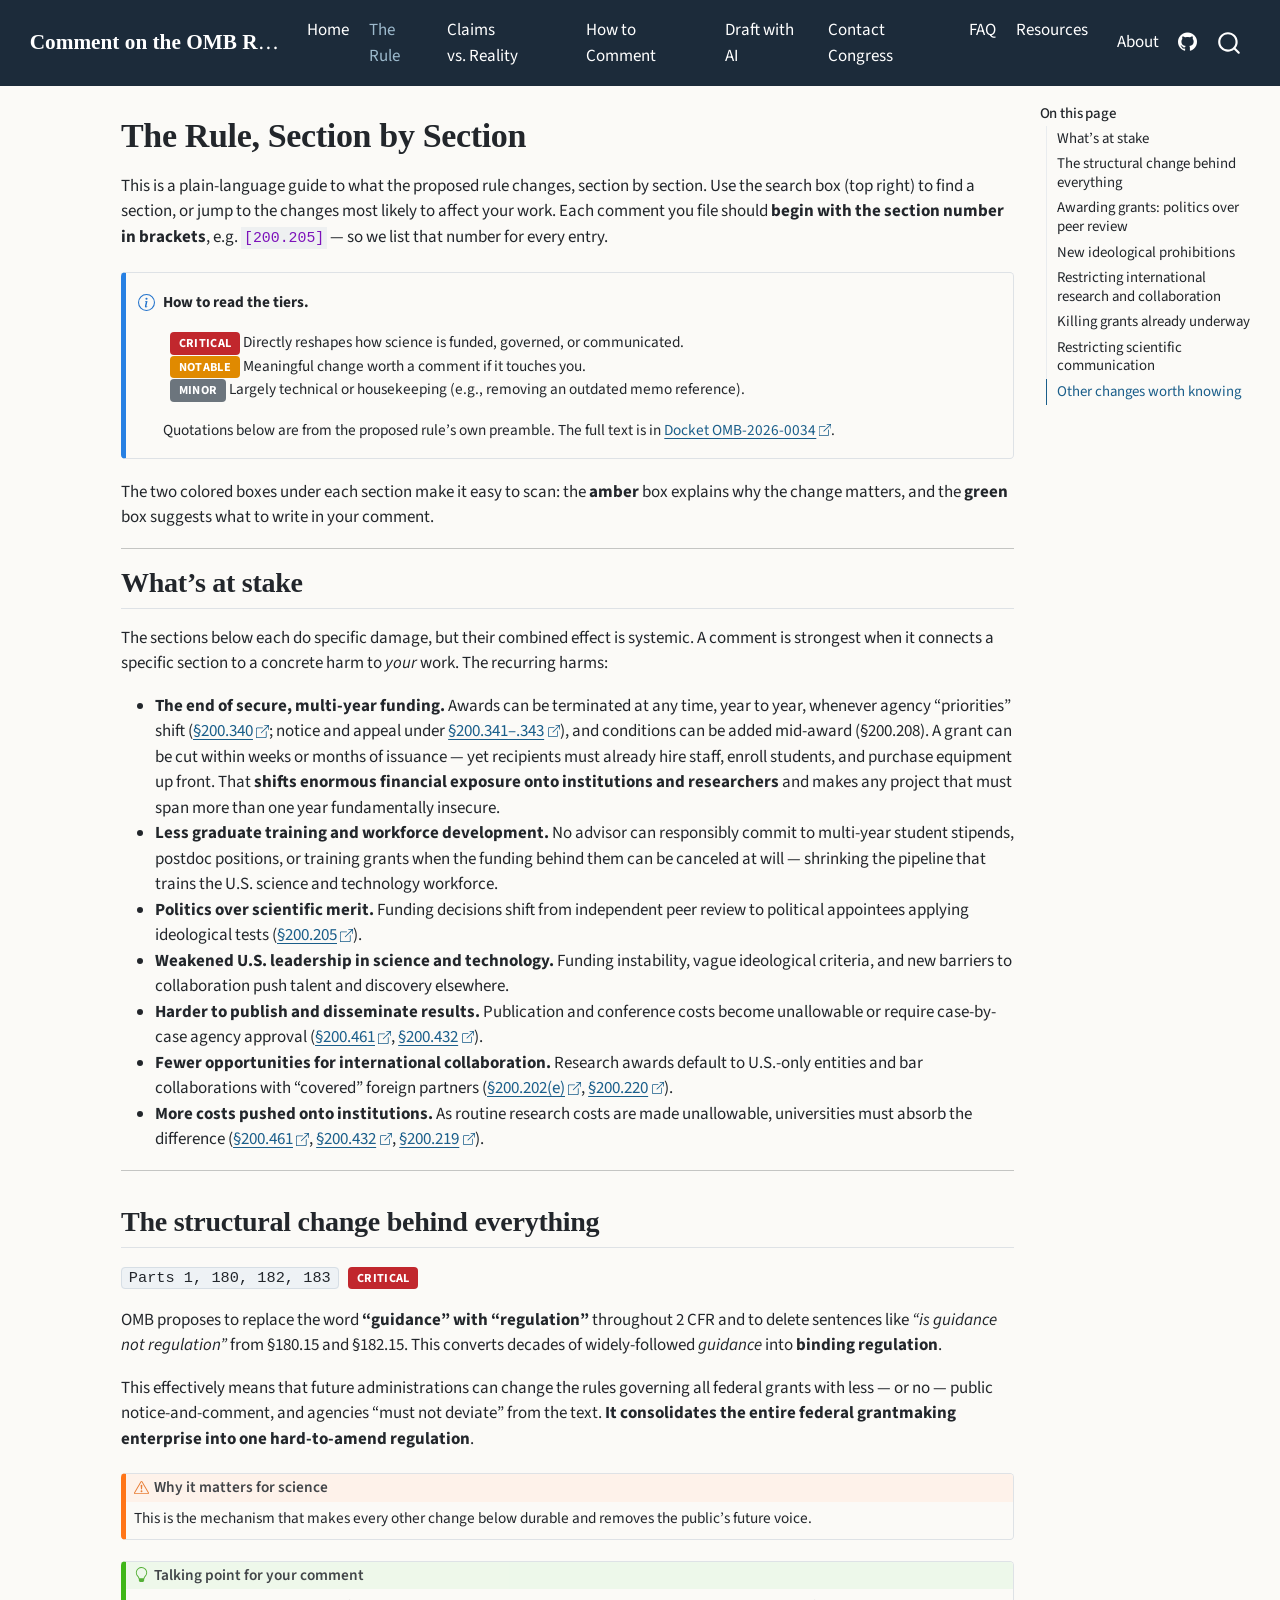
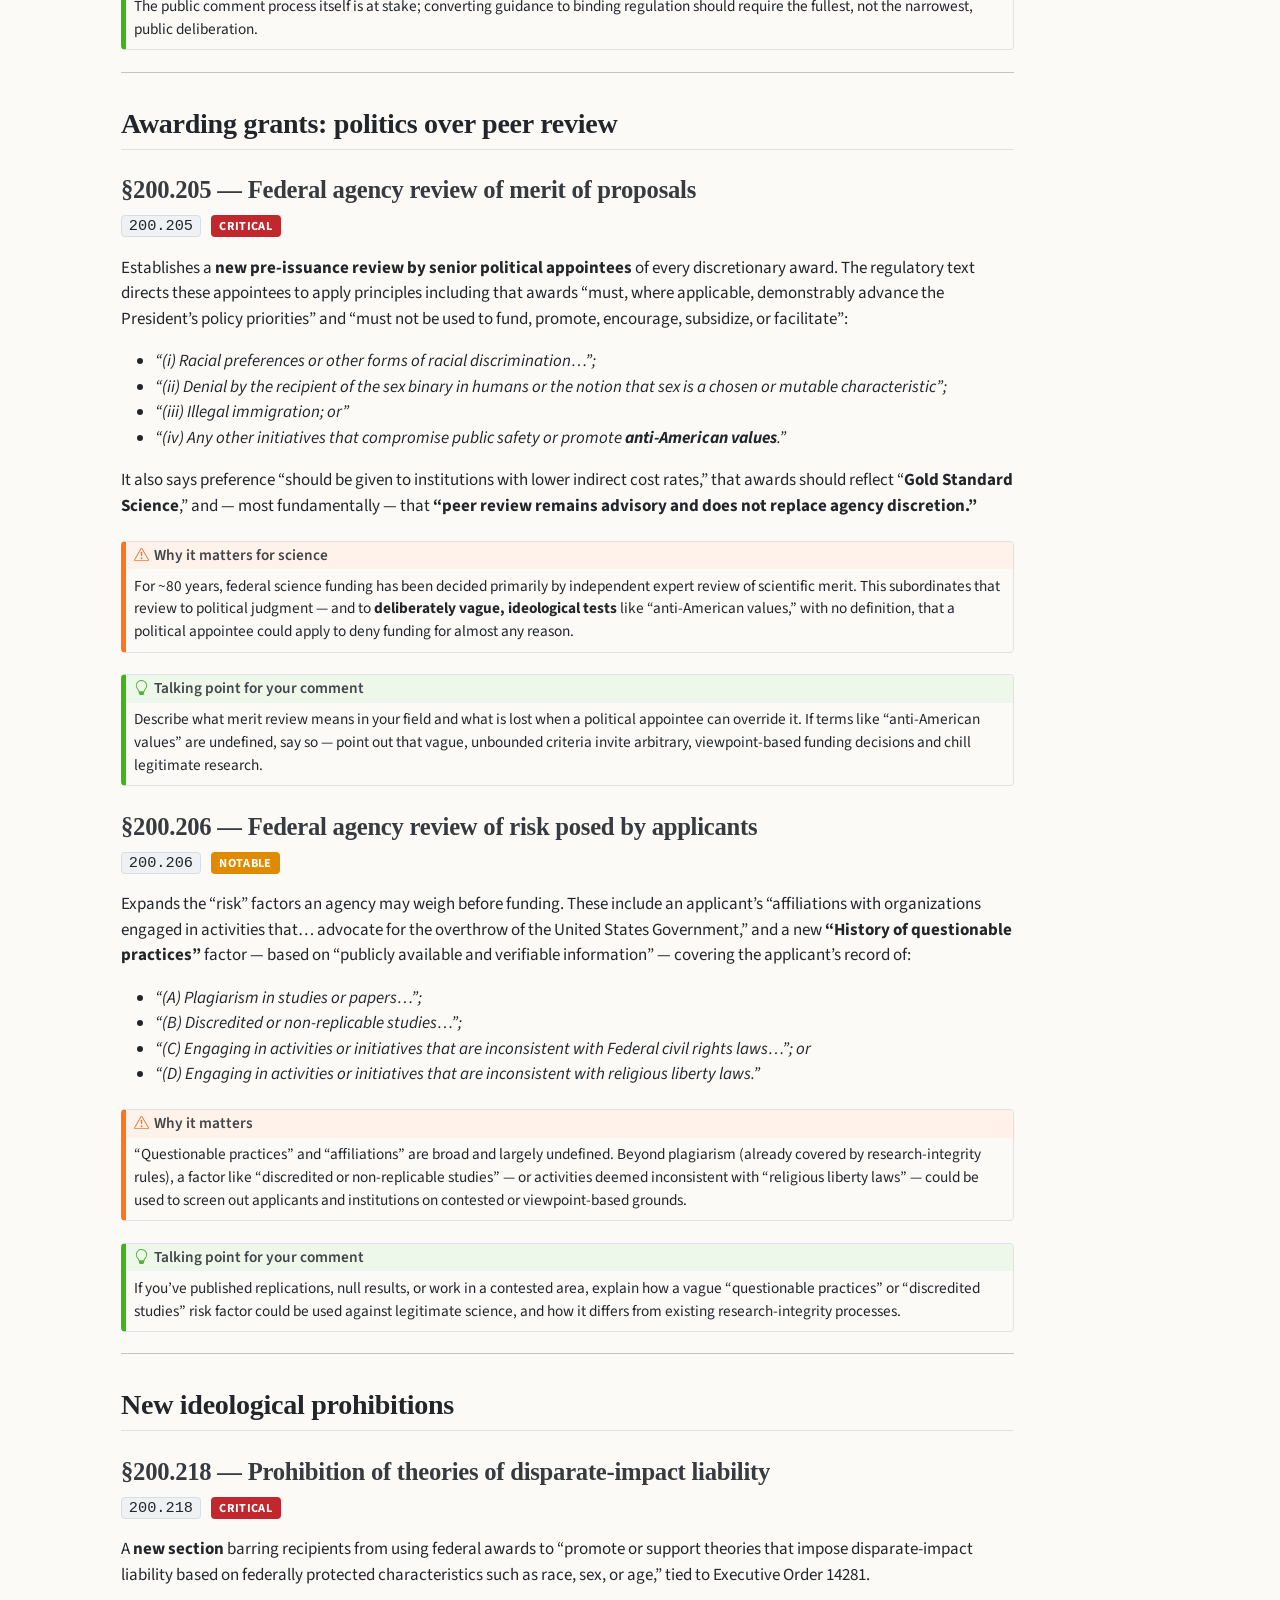
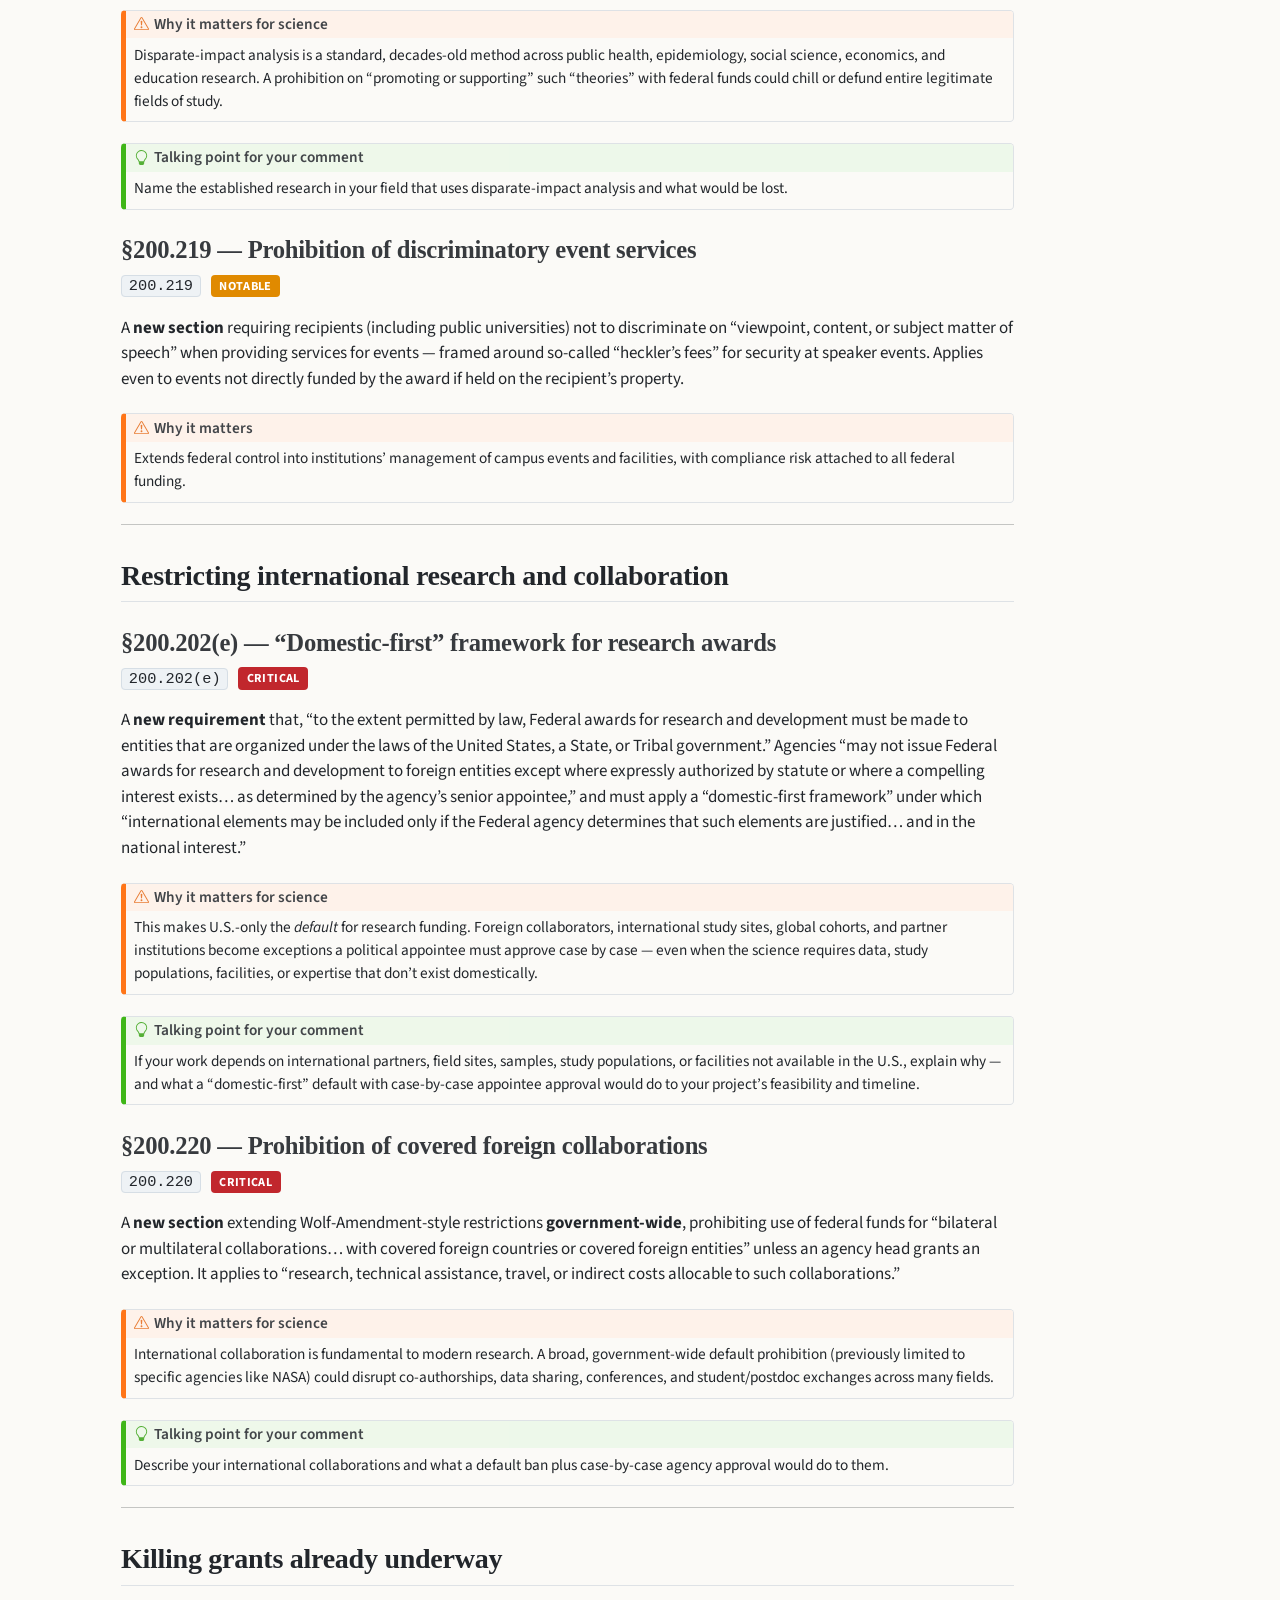
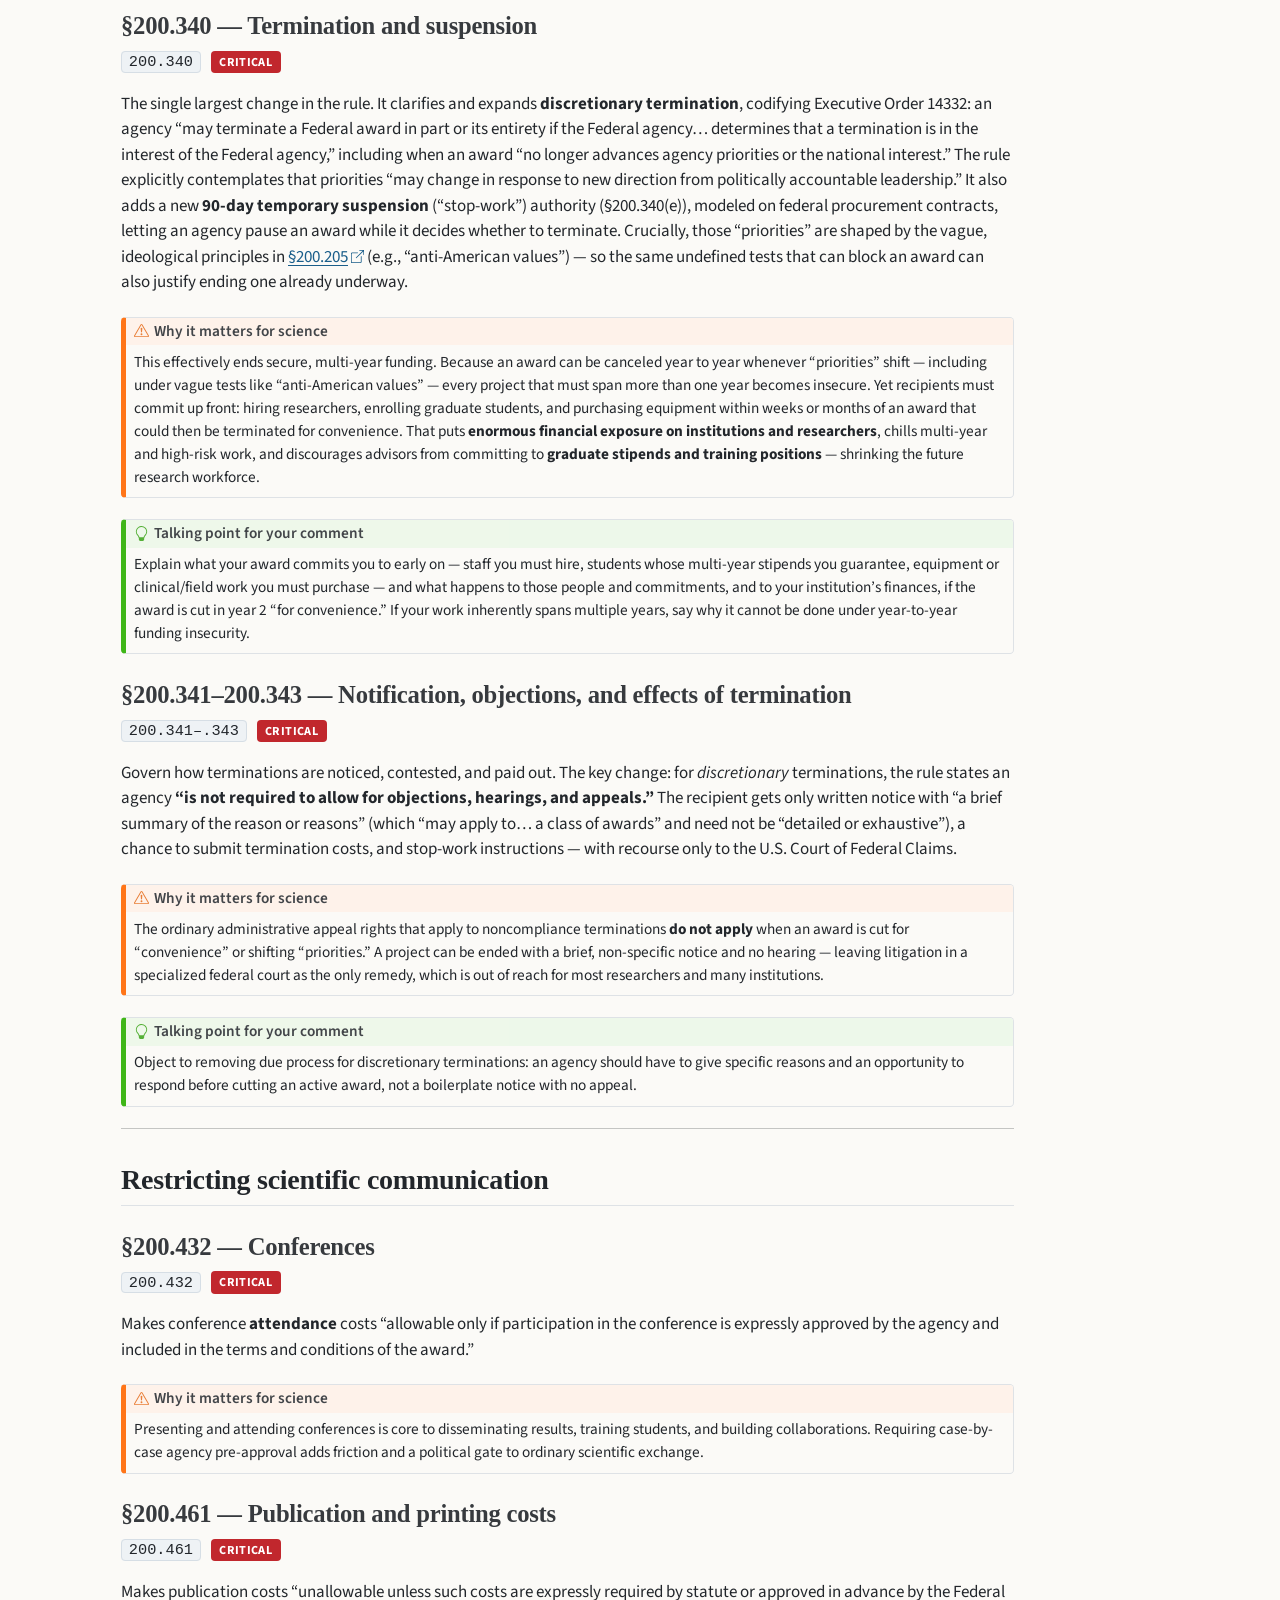
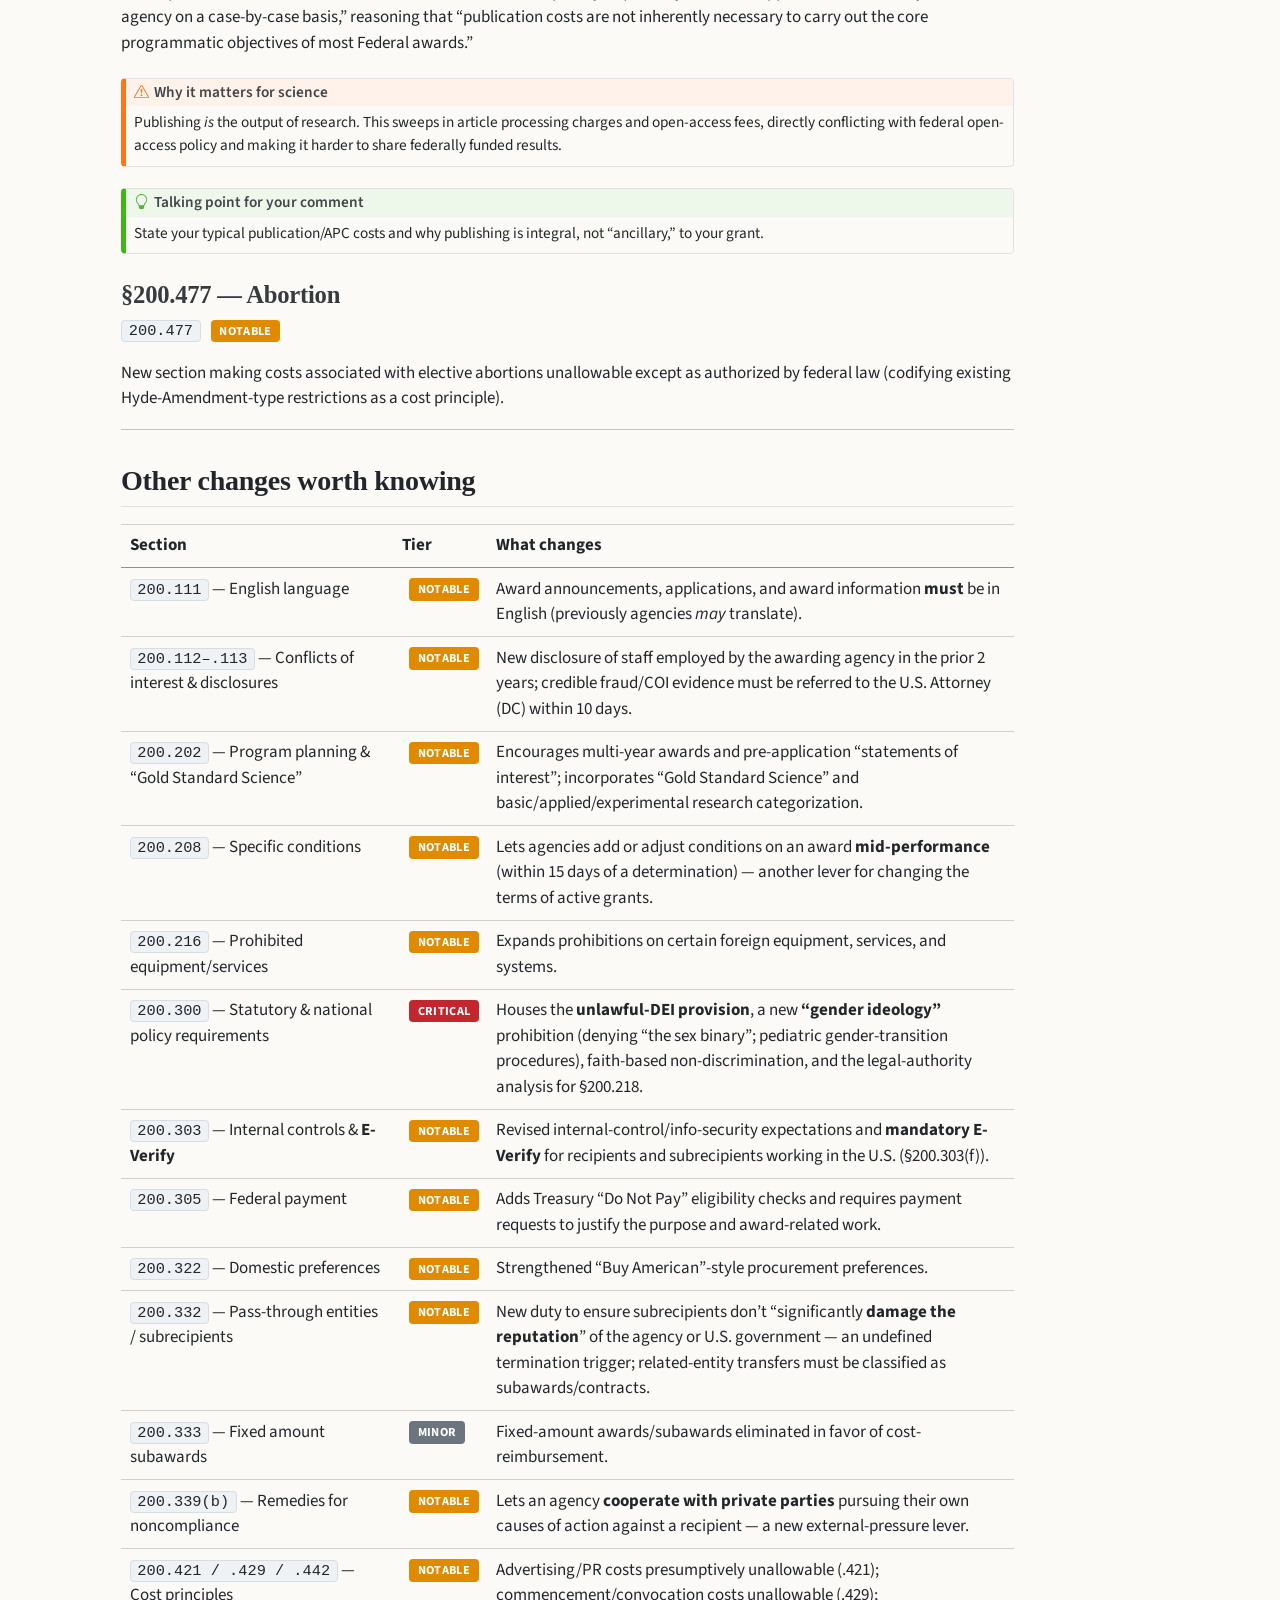
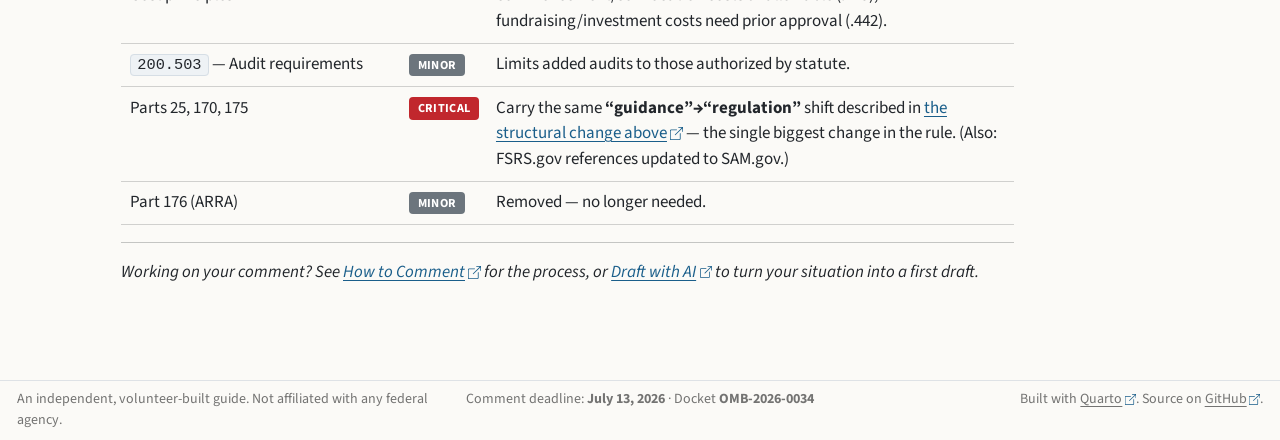
<file: the-rule.html>
<!DOCTYPE html>
<html xmlns="http://www.w3.org/1999/xhtml" lang="en" xml:lang="en"><head>

<meta charset="utf-8">
<meta name="generator" content="quarto-1.11.9">

<meta name="viewport" content="width=device-width, initial-scale=1.0, user-scalable=yes">


<title>The Rule, Section by Section – Comment on the OMB Rule</title>
<style>
/* Default styles provided by pandoc.
** See https://pandoc.org/MANUAL.html#variables-for-html for config info.
*/
span.smallcaps{font-variant: small-caps;}
div.columns{display: flex; gap: 1.5em;}
div.column{flex: auto;}
@media screen {
div.columns{gap: min(4vw, 1.5em);}
div.column{overflow-x: auto;}
}
div.hanging-indent{margin-left: 1.5em; text-indent: -1.5em;}
ul.task-list{list-style: none;}
ul.task-list li input[type="checkbox"] {
  width: 0.8em;
  margin: 0 0.8em 0.2em -1em; /* quarto-specific, see https://github.com/quarto-dev/quarto-cli/issues/4556 */ 
  vertical-align: middle;
}
</style>


<script src="site_libs/quarto-nav/quarto-nav.js"></script>
<script src="site_libs/clipboard/clipboard.min.js"></script>
<script src="site_libs/quarto-search/autocomplete.umd.js"></script>
<script src="site_libs/quarto-search/fuse.min.js"></script>
<script src="site_libs/quarto-search/quarto-search.js"></script>
<meta name="quarto:offset" content="./">
<script src="site_libs/quarto-html/quarto.js" type="module"></script>
<script src="site_libs/quarto-html/tabsets/tabsets.js" type="module"></script>
<script src="site_libs/quarto-html/scrollable-regions/scrollable-regions.js" type="module"></script>
<script src="site_libs/quarto-html/popper.min.js"></script>
<script src="site_libs/quarto-html/tippy.umd.min.js"></script>
<script src="site_libs/quarto-html/anchor.min.js"></script>
<link href="site_libs/quarto-html/tippy.css" rel="stylesheet">
<link href="site_libs/quarto-html/quarto-syntax-highlighting-63b5708e65d6cd79cd7618c58d0c21e7.css" rel="stylesheet" id="quarto-text-highlighting-styles">
<script src="site_libs/bootstrap/bootstrap.min.js"></script>
<link href="site_libs/bootstrap/bootstrap-icons.css" rel="stylesheet">
<link href="site_libs/bootstrap/bootstrap-0484e073957bcfef802f58fc282b466c.min.css" rel="stylesheet" append-hash="true" id="quarto-bootstrap" data-mode="light">
<script id="quarto-search-options" type="application/json">{
  "location": "navbar",
  "copy-button": false,
  "collapse-after": 3,
  "panel-placement": "end",
  "type": "overlay",
  "limit": 50,
  "keyboard-shortcut": [
    "f",
    "/",
    "s"
  ],
  "language": {
    "search-no-results-text": "No results",
    "search-matching-documents-text": "matching documents",
    "search-copy-link-title": "Copy link to search",
    "search-hide-matches-text": "Hide additional matches",
    "search-more-match-text": "more match in this document",
    "search-more-matches-text": "more matches in this document",
    "search-clear-button-title": "Clear",
    "search-text-placeholder": "",
    "search-detached-cancel-button-title": "Cancel",
    "search-submit-button-title": "Submit",
    "search-label": "Search"
  }
}</script>
<meta name="robots" content="index, follow">


<meta property="og:title" content="The Rule, Section by Section – Comment on the OMB Rule">
<meta property="og:description" content="A researcher’s guide to the proposed OMB “Regulation for Federal Financial Assistance” — what it changes, why it threatens science, and how to file a public comment before the deadline.">
<meta property="og:site_name" content="Comment on the OMB Rule">
<meta name="twitter:title" content="The Rule, Section by Section – Comment on the OMB Rule">
<meta name="twitter:description" content="A researcher’s guide to the proposed OMB “Regulation for Federal Financial Assistance” — what it changes, why it threatens science, and how to file a public comment before the deadline.">
<meta name="twitter:card" content="summary">
</head>

<body class="nav-fixed quarto-light"><a id="quarto-skip-link" class="visually-hidden-focusable" href="#quarto-document-content">Skip to main content</a>

<div id="quarto-search-results"></div>
  <header id="quarto-header" class="headroom fixed-top">
    <nav class="navbar navbar-expand-lg " data-bs-theme="dark" aria-label="Site">
      <div class="navbar-container container-fluid">
      <div class="navbar-brand-container mx-auto">
    <a class="navbar-brand" href="./index.html">
    <span class="navbar-title">Comment on the OMB Rule</span>
    </a>
  </div>
          <button class="navbar-toggler" type="button" data-bs-toggle="collapse" data-bs-target="#navbarCollapse" aria-controls="navbarCollapse" aria-expanded="false" aria-label="Toggle navigation" onclick="if (window.quartoToggleHeadroom) { window.quartoToggleHeadroom(); }">
  <span class="navbar-toggler-icon"></span>
</button>
          <div class="collapse navbar-collapse" id="navbarCollapse">
            <ul class="navbar-nav navbar-nav-scroll me-auto">
  <li class="nav-item">
    <a class="nav-link" href="./index.html"> 
<span class="menu-text">Home</span></a>
  </li>  
  <li class="nav-item">
    <a class="nav-link active" href="./the-rule.html" aria-current="page"> 
<span class="menu-text">The Rule</span></a>
  </li>  
  <li class="nav-item">
    <a class="nav-link" href="./claims-vs-reality.html"> 
<span class="menu-text">Claims vs.&nbsp;Reality</span></a>
  </li>  
  <li class="nav-item">
    <a class="nav-link" href="./how-to-comment.html"> 
<span class="menu-text">How to Comment</span></a>
  </li>  
  <li class="nav-item">
    <a class="nav-link" href="./draft-with-ai.html"> 
<span class="menu-text">Draft with AI</span></a>
  </li>  
  <li class="nav-item">
    <a class="nav-link" href="./contact-congress.html"> 
<span class="menu-text">Contact Congress</span></a>
  </li>  
  <li class="nav-item">
    <a class="nav-link" href="./faq.html"> 
<span class="menu-text">FAQ</span></a>
  </li>  
  <li class="nav-item">
    <a class="nav-link" href="./resources.html"> 
<span class="menu-text">Resources</span></a>
  </li>  
</ul>
            <ul class="navbar-nav navbar-nav-scroll ms-auto">
  <li class="nav-item">
    <a class="nav-link" href="./about.html"> 
<span class="menu-text">About</span></a>
  </li>  
  <li class="nav-item compact">
    <a class="nav-link" href="https://github.com/jhelvy/defendfederalresearch"> <i class="bi bi-github" role="img" aria-label="GitHub">
</i> 
<span class="menu-text"></span></a>
  </li>  
</ul>
          </div> <!-- /navcollapse -->
            <div class="quarto-navbar-tools">
</div>
            <div id="quarto-search" class="" title="Search"></div>
      </div> <!-- /container-fluid -->
    </nav>
</header>
<!-- content -->
<div id="quarto-content" class="quarto-container page-columns page-rows-contents page-layout-article page-navbar">
<!-- sidebar -->
<!-- margin-sidebar -->
    <div id="quarto-margin-sidebar" class="sidebar margin-sidebar">
        <nav id="TOC" role="doc-toc" aria-labelledby="toc-title" class="toc-active">
    <h2 id="toc-title">On this page</h2>
   
  <ul>
  <li><a href="#whats-at-stake" id="toc-whats-at-stake" class="nav-link active" data-scroll-target="#whats-at-stake">What’s at stake</a></li>
  <li><a href="#guidance-to-regulation" id="toc-guidance-to-regulation" class="nav-link" data-scroll-target="#guidance-to-regulation">The structural change behind everything</a></li>
  <li><a href="#awarding-grants-politics-over-peer-review" id="toc-awarding-grants-politics-over-peer-review" class="nav-link" data-scroll-target="#awarding-grants-politics-over-peer-review">Awarding grants: politics over peer review</a>
  <ul class="collapse">
  <li><a href="#s200-205" id="toc-s200-205" class="nav-link" data-scroll-target="#s200-205">§200.205 — Federal agency review of merit of proposals</a></li>
  <li><a href="#s200-206" id="toc-s200-206" class="nav-link" data-scroll-target="#s200-206">§200.206 — Federal agency review of risk posed by applicants</a></li>
  </ul></li>
  <li><a href="#new-ideological-prohibitions" id="toc-new-ideological-prohibitions" class="nav-link" data-scroll-target="#new-ideological-prohibitions">New ideological prohibitions</a>
  <ul class="collapse">
  <li><a href="#s200-218" id="toc-s200-218" class="nav-link" data-scroll-target="#s200-218">§200.218 — Prohibition of theories of disparate-impact liability</a></li>
  <li><a href="#s200-219" id="toc-s200-219" class="nav-link" data-scroll-target="#s200-219">§200.219 — Prohibition of discriminatory event services</a></li>
  </ul></li>
  <li><a href="#restricting-international-research-and-collaboration" id="toc-restricting-international-research-and-collaboration" class="nav-link" data-scroll-target="#restricting-international-research-and-collaboration">Restricting international research and collaboration</a>
  <ul class="collapse">
  <li><a href="#s200-202e" id="toc-s200-202e" class="nav-link" data-scroll-target="#s200-202e">§200.202(e) — “Domestic-first” framework for research awards</a></li>
  <li><a href="#s200-220" id="toc-s200-220" class="nav-link" data-scroll-target="#s200-220">§200.220 — Prohibition of covered foreign collaborations</a></li>
  </ul></li>
  <li><a href="#killing-grants-already-underway" id="toc-killing-grants-already-underway" class="nav-link" data-scroll-target="#killing-grants-already-underway">Killing grants already underway</a>
  <ul class="collapse">
  <li><a href="#s200-340" id="toc-s200-340" class="nav-link" data-scroll-target="#s200-340">§200.340 — Termination and suspension</a></li>
  <li><a href="#s200-341" id="toc-s200-341" class="nav-link" data-scroll-target="#s200-341">§200.341–200.343 — Notification, objections, and effects of termination</a></li>
  </ul></li>
  <li><a href="#restricting-scientific-communication" id="toc-restricting-scientific-communication" class="nav-link" data-scroll-target="#restricting-scientific-communication">Restricting scientific communication</a>
  <ul class="collapse">
  <li><a href="#s200-432" id="toc-s200-432" class="nav-link" data-scroll-target="#s200-432">§200.432 — Conferences</a></li>
  <li><a href="#s200-461" id="toc-s200-461" class="nav-link" data-scroll-target="#s200-461">§200.461 — Publication and printing costs</a></li>
  <li><a href="#s200-477" id="toc-s200-477" class="nav-link" data-scroll-target="#s200-477">§200.477 — Abortion</a></li>
  </ul></li>
  <li><a href="#other-changes-worth-knowing" id="toc-other-changes-worth-knowing" class="nav-link" data-scroll-target="#other-changes-worth-knowing">Other changes worth knowing</a></li>
  </ul>
</nav>
    </div>
<!-- main -->
<main class="content" id="quarto-document-content" tabindex="-1">

<header id="title-block-header" class="quarto-title-block default">
<div class="quarto-title">
<h1 class="title">The Rule, Section by Section</h1>
</div>



<div class="quarto-title-meta">

    
  
    
  </div>
  


</header>


<p>This is a plain-language guide to what the proposed rule changes, section by section. Use the search box (top right) to find a section, or jump to the changes most likely to affect your work. Each comment you file should <strong>begin with the section number in brackets</strong>, e.g.&nbsp;<code>[200.205]</code> — so we list that number for every entry.</p>
<div class="callout callout-style-simple callout-note">
<div class="callout-body d-flex">
<div class="callout-icon-container">
<i class="callout-icon"></i>
</div>
<div class="callout-body-container">
<p><strong>How to read the tiers.</strong></p>
<p><span class="tier tier-critical">critical</span> Directly reshapes how science is funded, governed, or communicated.<br>
<span class="tier tier-notable">notable</span> Meaningful change worth a comment if it touches you.<br>
<span class="tier tier-minor">minor</span> Largely technical or housekeeping (e.g., removing an outdated memo reference).</p>
<p>Quotations below are from the proposed rule’s own preamble. The full text is in <a href="https://www.regulations.gov/docket/OMB-2026-0034">Docket OMB-2026-0034</a>.</p>
</div>
</div>
</div>
<p>The two colored boxes under each section make it easy to scan: the <strong>amber</strong> box explains why the change matters, and the <strong>green</strong> box suggests what to write in your comment.</p>
<hr>
<section id="whats-at-stake" class="level2">
<h2 class="anchored" data-anchor-id="whats-at-stake">What’s at stake</h2>
<p>The sections below each do specific damage, but their combined effect is systemic. A comment is strongest when it connects a specific section to a concrete harm to <em>your</em> work. The recurring harms:</p>
<ul>
<li><strong>The end of secure, multi-year funding.</strong> Awards can be terminated at any time, year to year, whenever agency “priorities” shift (<a href="#s200-340">§200.340</a>; notice and appeal under <a href="#s200-341">§200.341–.343</a>), and conditions can be added mid-award (§200.208). A grant can be cut within weeks or months of issuance — yet recipients must already hire staff, enroll students, and purchase equipment up front. That <strong>shifts enormous financial exposure onto institutions and researchers</strong> and makes any project that must span more than one year fundamentally insecure.</li>
<li><strong>Less graduate training and workforce development.</strong> No advisor can responsibly commit to multi-year student stipends, postdoc positions, or training grants when the funding behind them can be canceled at will — shrinking the pipeline that trains the U.S. science and technology workforce.</li>
<li><strong>Politics over scientific merit.</strong> Funding decisions shift from independent peer review to political appointees applying ideological tests (<a href="#s200-205">§200.205</a>).</li>
<li><strong>Weakened U.S. leadership in science and technology.</strong> Funding instability, vague ideological criteria, and new barriers to collaboration push talent and discovery elsewhere.</li>
<li><strong>Harder to publish and disseminate results.</strong> Publication and conference costs become unallowable or require case-by-case agency approval (<a href="#s200-461">§200.461</a>, <a href="#s200-432">§200.432</a>).</li>
<li><strong>Fewer opportunities for international collaboration.</strong> Research awards default to U.S.-only entities and bar collaborations with “covered” foreign partners (<a href="#s200-202e">§200.202(e)</a>, <a href="#s200-220">§200.220</a>).</li>
<li><strong>More costs pushed onto institutions.</strong> As routine research costs are made unallowable, universities must absorb the difference (<a href="#s200-461">§200.461</a>, <a href="#s200-432">§200.432</a>, <a href="#s200-219">§200.219</a>).</li>
</ul>
<hr>
</section>
<section id="guidance-to-regulation" class="level2">
<h2 class="anchored" data-anchor-id="guidance-to-regulation">The structural change behind everything</h2>
<p><span class="secnum">Parts 1, 180, 182, 183</span> <span class="tier tier-critical">critical</span></p>
<p>OMB proposes to replace the word <strong>“guidance” with “regulation”</strong> throughout 2 CFR and to delete sentences like <em>“is guidance not regulation”</em> from §180.15 and §182.15. This converts decades of widely-followed <em>guidance</em> into <strong>binding regulation</strong>.</p>
<p>This effectively means that future administrations can change the rules governing all federal grants with less — or no — public notice-and-comment, and agencies “must not deviate” from the text. <strong>It consolidates the entire federal grantmaking enterprise into one hard-to-amend regulation</strong>.</p>
<div class="callout callout-style-default callout-warning callout-titled">
<div class="callout-header d-flex align-content-center">
<div class="callout-icon-container">
<i class="callout-icon"></i>
</div>
<div class="callout-title-container flex-fill">
<span class="screen-reader-only">Warning</span>Why it matters for science
</div>
</div>
<div class="callout-body-container callout-body">
<p>This is the mechanism that makes every other change below durable and removes the public’s future voice.</p>
</div>
</div>
<div class="callout callout-style-default callout-tip callout-titled">
<div class="callout-header d-flex align-content-center">
<div class="callout-icon-container">
<i class="callout-icon"></i>
</div>
<div class="callout-title-container flex-fill">
<span class="screen-reader-only">Tip</span>Talking point for your comment
</div>
</div>
<div class="callout-body-container callout-body">
<p>The public comment process itself is at stake; converting guidance to binding regulation should require the fullest, not the narrowest, public deliberation.</p>
</div>
</div>
<hr>
</section>
<section id="awarding-grants-politics-over-peer-review" class="level2">
<h2 class="anchored" data-anchor-id="awarding-grants-politics-over-peer-review">Awarding grants: politics over peer review</h2>
<section id="s200-205" class="level3">
<h3 class="anchored" data-anchor-id="s200-205">§200.205 — Federal agency review of merit of proposals</h3>
<p><span class="secnum">200.205</span> <span class="tier tier-critical">critical</span></p>
<p>Establishes a <strong>new pre-issuance review by senior political appointees</strong> of every discretionary award. The regulatory text directs these appointees to apply principles including that awards “must, where applicable, demonstrably advance the President’s policy priorities” and “must not be used to fund, promote, encourage, subsidize, or facilitate”:</p>
<ul>
<li><em>“(i) Racial preferences or other forms of racial discrimination…”;</em></li>
<li><em>“(ii) Denial by the recipient of the sex binary in humans or the notion that sex is a chosen or mutable characteristic”;</em></li>
<li><em>“(iii) Illegal immigration; or”</em></li>
<li><em>“(iv) Any other initiatives that compromise public safety or promote <strong>anti-American values</strong>.”</em></li>
</ul>
<p>It also says preference “should be given to institutions with lower indirect cost rates,” that awards should reflect “<strong>Gold Standard Science</strong>,” and — most fundamentally — that <strong>“peer review remains advisory and does not replace agency discretion.”</strong></p>
<div class="callout callout-style-default callout-warning callout-titled">
<div class="callout-header d-flex align-content-center">
<div class="callout-icon-container">
<i class="callout-icon"></i>
</div>
<div class="callout-title-container flex-fill">
<span class="screen-reader-only">Warning</span>Why it matters for science
</div>
</div>
<div class="callout-body-container callout-body">
<p>For ~80 years, federal science funding has been decided primarily by independent expert review of scientific merit. This subordinates that review to political judgment — and to <strong>deliberately vague, ideological tests</strong> like “anti-American values,” with no definition, that a political appointee could apply to deny funding for almost any reason.</p>
</div>
</div>
<div class="callout callout-style-default callout-tip callout-titled">
<div class="callout-header d-flex align-content-center">
<div class="callout-icon-container">
<i class="callout-icon"></i>
</div>
<div class="callout-title-container flex-fill">
<span class="screen-reader-only">Tip</span>Talking point for your comment
</div>
</div>
<div class="callout-body-container callout-body">
<p>Describe what merit review means in your field and what is lost when a political appointee can override it. If terms like “anti-American values” are undefined, say so — point out that vague, unbounded criteria invite arbitrary, viewpoint-based funding decisions and chill legitimate research.</p>
</div>
</div>
</section>
<section id="s200-206" class="level3">
<h3 class="anchored" data-anchor-id="s200-206">§200.206 — Federal agency review of risk posed by applicants</h3>
<p><span class="secnum">200.206</span> <span class="tier tier-notable">notable</span></p>
<p>Expands the “risk” factors an agency may weigh before funding. These include an applicant’s “affiliations with organizations engaged in activities that… advocate for the overthrow of the United States Government,” and a new <strong>“History of questionable practices”</strong> factor — based on “publicly available and verifiable information” — covering the applicant’s record of:</p>
<ul>
<li><em>“(A) Plagiarism in studies or papers…”;</em></li>
<li><em>“(B) Discredited or non-replicable studies…”;</em></li>
<li><em>“(C) Engaging in activities or initiatives that are inconsistent with Federal civil rights laws…”; or</em></li>
<li><em>“(D) Engaging in activities or initiatives that are inconsistent with religious liberty laws.”</em></li>
</ul>
<div class="callout callout-style-default callout-warning callout-titled">
<div class="callout-header d-flex align-content-center">
<div class="callout-icon-container">
<i class="callout-icon"></i>
</div>
<div class="callout-title-container flex-fill">
<span class="screen-reader-only">Warning</span>Why it matters
</div>
</div>
<div class="callout-body-container callout-body">
<p>“Questionable practices” and “affiliations” are broad and largely undefined. Beyond plagiarism (already covered by research-integrity rules), a factor like “discredited or non-replicable studies” — or activities deemed inconsistent with “religious liberty laws” — could be used to screen out applicants and institutions on contested or viewpoint-based grounds.</p>
</div>
</div>
<div class="callout callout-style-default callout-tip callout-titled">
<div class="callout-header d-flex align-content-center">
<div class="callout-icon-container">
<i class="callout-icon"></i>
</div>
<div class="callout-title-container flex-fill">
<span class="screen-reader-only">Tip</span>Talking point for your comment
</div>
</div>
<div class="callout-body-container callout-body">
<p>If you’ve published replications, null results, or work in a contested area, explain how a vague “questionable practices” or “discredited studies” risk factor could be used against legitimate science, and how it differs from existing research-integrity processes.</p>
</div>
</div>
<hr>
</section>
</section>
<section id="new-ideological-prohibitions" class="level2">
<h2 class="anchored" data-anchor-id="new-ideological-prohibitions">New ideological prohibitions</h2>
<section id="s200-218" class="level3">
<h3 class="anchored" data-anchor-id="s200-218">§200.218 — Prohibition of theories of disparate-impact liability</h3>
<p><span class="secnum">200.218</span> <span class="tier tier-critical">critical</span></p>
<p>A <strong>new section</strong> barring recipients from using federal awards to “promote or support theories that impose disparate-impact liability based on federally protected characteristics such as race, sex, or age,” tied to Executive Order 14281.</p>
<div class="callout callout-style-default callout-warning callout-titled">
<div class="callout-header d-flex align-content-center">
<div class="callout-icon-container">
<i class="callout-icon"></i>
</div>
<div class="callout-title-container flex-fill">
<span class="screen-reader-only">Warning</span>Why it matters for science
</div>
</div>
<div class="callout-body-container callout-body">
<p>Disparate-impact analysis is a standard, decades-old method across public health, epidemiology, social science, economics, and education research. A prohibition on “promoting or supporting” such “theories” with federal funds could chill or defund entire legitimate fields of study.</p>
</div>
</div>
<div class="callout callout-style-default callout-tip callout-titled">
<div class="callout-header d-flex align-content-center">
<div class="callout-icon-container">
<i class="callout-icon"></i>
</div>
<div class="callout-title-container flex-fill">
<span class="screen-reader-only">Tip</span>Talking point for your comment
</div>
</div>
<div class="callout-body-container callout-body">
<p>Name the established research in your field that uses disparate-impact analysis and what would be lost.</p>
</div>
</div>
</section>
<section id="s200-219" class="level3">
<h3 class="anchored" data-anchor-id="s200-219">§200.219 — Prohibition of discriminatory event services</h3>
<p><span class="secnum">200.219</span> <span class="tier tier-notable">notable</span></p>
<p>A <strong>new section</strong> requiring recipients (including public universities) not to discriminate on “viewpoint, content, or subject matter of speech” when providing services for events — framed around so-called “heckler’s fees” for security at speaker events. Applies even to events not directly funded by the award if held on the recipient’s property.</p>
<div class="callout callout-style-default callout-warning callout-titled">
<div class="callout-header d-flex align-content-center">
<div class="callout-icon-container">
<i class="callout-icon"></i>
</div>
<div class="callout-title-container flex-fill">
<span class="screen-reader-only">Warning</span>Why it matters
</div>
</div>
<div class="callout-body-container callout-body">
<p>Extends federal control into institutions’ management of campus events and facilities, with compliance risk attached to all federal funding.</p>
</div>
</div>
<hr>
</section>
</section>
<section id="restricting-international-research-and-collaboration" class="level2">
<h2 class="anchored" data-anchor-id="restricting-international-research-and-collaboration">Restricting international research and collaboration</h2>
<section id="s200-202e" class="level3">
<h3 class="anchored" data-anchor-id="s200-202e">§200.202(e) — “Domestic-first” framework for research awards</h3>
<p><span class="secnum">200.202(e)</span> <span class="tier tier-critical">critical</span></p>
<p>A <strong>new requirement</strong> that, “to the extent permitted by law, Federal awards for research and development must be made to entities that are organized under the laws of the United States, a State, or Tribal government.” Agencies “may not issue Federal awards for research and development to foreign entities except where expressly authorized by statute or where a compelling interest exists… as determined by the agency’s senior appointee,” and must apply a “domestic-first framework” under which “international elements may be included only if the Federal agency determines that such elements are justified… and in the national interest.”</p>
<div class="callout callout-style-default callout-warning callout-titled">
<div class="callout-header d-flex align-content-center">
<div class="callout-icon-container">
<i class="callout-icon"></i>
</div>
<div class="callout-title-container flex-fill">
<span class="screen-reader-only">Warning</span>Why it matters for science
</div>
</div>
<div class="callout-body-container callout-body">
<p>This makes U.S.-only the <em>default</em> for research funding. Foreign collaborators, international study sites, global cohorts, and partner institutions become exceptions a political appointee must approve case by case — even when the science requires data, study populations, facilities, or expertise that don’t exist domestically.</p>
</div>
</div>
<div class="callout callout-style-default callout-tip callout-titled">
<div class="callout-header d-flex align-content-center">
<div class="callout-icon-container">
<i class="callout-icon"></i>
</div>
<div class="callout-title-container flex-fill">
<span class="screen-reader-only">Tip</span>Talking point for your comment
</div>
</div>
<div class="callout-body-container callout-body">
<p>If your work depends on international partners, field sites, samples, study populations, or facilities not available in the U.S., explain why — and what a “domestic-first” default with case-by-case appointee approval would do to your project’s feasibility and timeline.</p>
</div>
</div>
</section>
<section id="s200-220" class="level3">
<h3 class="anchored" data-anchor-id="s200-220">§200.220 — Prohibition of covered foreign collaborations</h3>
<p><span class="secnum">200.220</span> <span class="tier tier-critical">critical</span></p>
<p>A <strong>new section</strong> extending Wolf-Amendment-style restrictions <strong>government-wide</strong>, prohibiting use of federal funds for “bilateral or multilateral collaborations… with covered foreign countries or covered foreign entities” unless an agency head grants an exception. It applies to “research, technical assistance, travel, or indirect costs allocable to such collaborations.”</p>
<div class="callout callout-style-default callout-warning callout-titled">
<div class="callout-header d-flex align-content-center">
<div class="callout-icon-container">
<i class="callout-icon"></i>
</div>
<div class="callout-title-container flex-fill">
<span class="screen-reader-only">Warning</span>Why it matters for science
</div>
</div>
<div class="callout-body-container callout-body">
<p>International collaboration is fundamental to modern research. A broad, government-wide default prohibition (previously limited to specific agencies like NASA) could disrupt co-authorships, data sharing, conferences, and student/postdoc exchanges across many fields.</p>
</div>
</div>
<div class="callout callout-style-default callout-tip callout-titled">
<div class="callout-header d-flex align-content-center">
<div class="callout-icon-container">
<i class="callout-icon"></i>
</div>
<div class="callout-title-container flex-fill">
<span class="screen-reader-only">Tip</span>Talking point for your comment
</div>
</div>
<div class="callout-body-container callout-body">
<p>Describe your international collaborations and what a default ban plus case-by-case agency approval would do to them.</p>
</div>
</div>
<hr>
</section>
</section>
<section id="killing-grants-already-underway" class="level2">
<h2 class="anchored" data-anchor-id="killing-grants-already-underway">Killing grants already underway</h2>
<section id="s200-340" class="level3">
<h3 class="anchored" data-anchor-id="s200-340">§200.340 — Termination and suspension</h3>
<p><span class="secnum">200.340</span> <span class="tier tier-critical">critical</span></p>
<p>The single largest change in the rule. It clarifies and expands <strong>discretionary termination</strong>, codifying Executive Order 14332: an agency “may terminate a Federal award in part or its entirety if the Federal agency… determines that a termination is in the interest of the Federal agency,” including when an award “no longer advances agency priorities or the national interest.” The rule explicitly contemplates that priorities “may change in response to new direction from politically accountable leadership.” It also adds a new <strong>90-day temporary suspension</strong> (“stop-work”) authority (§200.340(e)), modeled on federal procurement contracts, letting an agency pause an award while it decides whether to terminate. Crucially, those “priorities” are shaped by the vague, ideological principles in <a href="#s200-205">§200.205</a> (e.g., “anti-American values”) — so the same undefined tests that can block an award can also justify ending one already underway.</p>
<div class="callout callout-style-default callout-warning callout-titled">
<div class="callout-header d-flex align-content-center">
<div class="callout-icon-container">
<i class="callout-icon"></i>
</div>
<div class="callout-title-container flex-fill">
<span class="screen-reader-only">Warning</span>Why it matters for science
</div>
</div>
<div class="callout-body-container callout-body">
<p>This effectively ends secure, multi-year funding. Because an award can be canceled year to year whenever “priorities” shift — including under vague tests like “anti-American values” — every project that must span more than one year becomes insecure. Yet recipients must commit up front: hiring researchers, enrolling graduate students, and purchasing equipment within weeks or months of an award that could then be terminated for convenience. That puts <strong>enormous financial exposure on institutions and researchers</strong>, chills multi-year and high-risk work, and discourages advisors from committing to <strong>graduate stipends and training positions</strong> — shrinking the future research workforce.</p>
</div>
</div>
<div class="callout callout-style-default callout-tip callout-titled">
<div class="callout-header d-flex align-content-center">
<div class="callout-icon-container">
<i class="callout-icon"></i>
</div>
<div class="callout-title-container flex-fill">
<span class="screen-reader-only">Tip</span>Talking point for your comment
</div>
</div>
<div class="callout-body-container callout-body">
<p>Explain what your award commits you to early on — staff you must hire, students whose multi-year stipends you guarantee, equipment or clinical/field work you must purchase — and what happens to those people and commitments, and to your institution’s finances, if the award is cut in year 2 “for convenience.” If your work inherently spans multiple years, say why it cannot be done under year-to-year funding insecurity.</p>
</div>
</div>
</section>
<section id="s200-341" class="level3">
<h3 class="anchored" data-anchor-id="s200-341">§200.341–200.343 — Notification, objections, and effects of termination</h3>
<p><span class="secnum">200.341–.343</span> <span class="tier tier-critical">critical</span></p>
<p>Govern how terminations are noticed, contested, and paid out. The key change: for <em>discretionary</em> terminations, the rule states an agency <strong>“is not required to allow for objections, hearings, and appeals.”</strong> The recipient gets only written notice with “a brief summary of the reason or reasons” (which “may apply to… a class of awards” and need not be “detailed or exhaustive”), a chance to submit termination costs, and stop-work instructions — with recourse only to the U.S. Court of Federal Claims.</p>
<div class="callout callout-style-default callout-warning callout-titled">
<div class="callout-header d-flex align-content-center">
<div class="callout-icon-container">
<i class="callout-icon"></i>
</div>
<div class="callout-title-container flex-fill">
<span class="screen-reader-only">Warning</span>Why it matters for science
</div>
</div>
<div class="callout-body-container callout-body">
<p>The ordinary administrative appeal rights that apply to noncompliance terminations <strong>do not apply</strong> when an award is cut for “convenience” or shifting “priorities.” A project can be ended with a brief, non-specific notice and no hearing — leaving litigation in a specialized federal court as the only remedy, which is out of reach for most researchers and many institutions.</p>
</div>
</div>
<div class="callout callout-style-default callout-tip callout-titled">
<div class="callout-header d-flex align-content-center">
<div class="callout-icon-container">
<i class="callout-icon"></i>
</div>
<div class="callout-title-container flex-fill">
<span class="screen-reader-only">Tip</span>Talking point for your comment
</div>
</div>
<div class="callout-body-container callout-body">
<p>Object to removing due process for discretionary terminations: an agency should have to give specific reasons and an opportunity to respond before cutting an active award, not a boilerplate notice with no appeal.</p>
</div>
</div>
<hr>
</section>
</section>
<section id="restricting-scientific-communication" class="level2">
<h2 class="anchored" data-anchor-id="restricting-scientific-communication">Restricting scientific communication</h2>
<section id="s200-432" class="level3">
<h3 class="anchored" data-anchor-id="s200-432">§200.432 — Conferences</h3>
<p><span class="secnum">200.432</span> <span class="tier tier-critical">critical</span></p>
<p>Makes conference <strong>attendance</strong> costs “allowable only if participation in the conference is expressly approved by the agency and included in the terms and conditions of the award.”</p>
<div class="callout callout-style-default callout-warning callout-titled">
<div class="callout-header d-flex align-content-center">
<div class="callout-icon-container">
<i class="callout-icon"></i>
</div>
<div class="callout-title-container flex-fill">
<span class="screen-reader-only">Warning</span>Why it matters for science
</div>
</div>
<div class="callout-body-container callout-body">
<p>Presenting and attending conferences is core to disseminating results, training students, and building collaborations. Requiring case-by-case agency pre-approval adds friction and a political gate to ordinary scientific exchange.</p>
</div>
</div>
</section>
<section id="s200-461" class="level3">
<h3 class="anchored" data-anchor-id="s200-461">§200.461 — Publication and printing costs</h3>
<p><span class="secnum">200.461</span> <span class="tier tier-critical">critical</span></p>
<p>Makes publication costs “unallowable unless such costs are expressly required by statute or approved in advance by the Federal agency on a case-by-case basis,” reasoning that “publication costs are not inherently necessary to carry out the core programmatic objectives of most Federal awards.”</p>
<div class="callout callout-style-default callout-warning callout-titled">
<div class="callout-header d-flex align-content-center">
<div class="callout-icon-container">
<i class="callout-icon"></i>
</div>
<div class="callout-title-container flex-fill">
<span class="screen-reader-only">Warning</span>Why it matters for science
</div>
</div>
<div class="callout-body-container callout-body">
<p>Publishing <em>is</em> the output of research. This sweeps in article processing charges and open-access fees, directly conflicting with federal open-access policy and making it harder to share federally funded results.</p>
</div>
</div>
<div class="callout callout-style-default callout-tip callout-titled">
<div class="callout-header d-flex align-content-center">
<div class="callout-icon-container">
<i class="callout-icon"></i>
</div>
<div class="callout-title-container flex-fill">
<span class="screen-reader-only">Tip</span>Talking point for your comment
</div>
</div>
<div class="callout-body-container callout-body">
<p>State your typical publication/APC costs and why publishing is integral, not “ancillary,” to your grant.</p>
</div>
</div>
</section>
<section id="s200-477" class="level3">
<h3 class="anchored" data-anchor-id="s200-477">§200.477 — Abortion</h3>
<p><span class="secnum">200.477</span> <span class="tier tier-notable">notable</span></p>
<p>New section making costs associated with elective abortions unallowable except as authorized by federal law (codifying existing Hyde-Amendment-type restrictions as a cost principle).</p>
<hr>
</section>
</section>
<section id="other-changes-worth-knowing" class="level2">
<h2 class="anchored" data-anchor-id="other-changes-worth-knowing">Other changes worth knowing</h2>
<table class="caption-top table">
<thead>
<tr class="header">
<th>Section</th>
<th>Tier</th>
<th>What changes</th>
</tr>
</thead>
<tbody>
<tr class="odd">
<td><span class="secnum">200.111</span> — English language</td>
<td><span class="tier tier-notable">notable</span></td>
<td>Award announcements, applications, and award information <strong>must</strong> be in English (previously agencies <em>may</em> translate).</td>
</tr>
<tr class="even">
<td><span class="secnum">200.112–.113</span> — Conflicts of interest &amp; disclosures</td>
<td><span class="tier tier-notable">notable</span></td>
<td>New disclosure of staff employed by the awarding agency in the prior 2 years; credible fraud/COI evidence must be referred to the U.S. Attorney (DC) within 10 days.</td>
</tr>
<tr class="odd">
<td><span class="secnum">200.202</span> — Program planning &amp; “Gold Standard Science”</td>
<td><span class="tier tier-notable">notable</span></td>
<td>Encourages multi-year awards and pre-application “statements of interest”; incorporates “Gold Standard Science” and basic/applied/experimental research categorization.</td>
</tr>
<tr class="even">
<td><span class="secnum">200.208</span> — Specific conditions</td>
<td><span class="tier tier-notable">notable</span></td>
<td>Lets agencies add or adjust conditions on an award <strong>mid-performance</strong> (within 15 days of a determination) — another lever for changing the terms of active grants.</td>
</tr>
<tr class="odd">
<td><span class="secnum">200.216</span> — Prohibited equipment/services</td>
<td><span class="tier tier-notable">notable</span></td>
<td>Expands prohibitions on certain foreign equipment, services, and systems.</td>
</tr>
<tr class="even">
<td><span class="secnum">200.300</span> — Statutory &amp; national policy requirements</td>
<td><span class="tier tier-critical">critical</span></td>
<td>Houses the <strong>unlawful-DEI provision</strong>, a new <strong>“gender ideology”</strong> prohibition (denying “the sex binary”; pediatric gender-transition procedures), faith-based non-discrimination, and the legal-authority analysis for §200.218.</td>
</tr>
<tr class="odd">
<td><span class="secnum">200.303</span> — Internal controls &amp; <strong>E-Verify</strong></td>
<td><span class="tier tier-notable">notable</span></td>
<td>Revised internal-control/info-security expectations and <strong>mandatory E-Verify</strong> for recipients and subrecipients working in the U.S. (§200.303(f)).</td>
</tr>
<tr class="even">
<td><span class="secnum">200.305</span> — Federal payment</td>
<td><span class="tier tier-notable">notable</span></td>
<td>Adds Treasury “Do Not Pay” eligibility checks and requires payment requests to justify the purpose and award-related work.</td>
</tr>
<tr class="odd">
<td><span class="secnum">200.322</span> — Domestic preferences</td>
<td><span class="tier tier-notable">notable</span></td>
<td>Strengthened “Buy American”-style procurement preferences.</td>
</tr>
<tr class="even">
<td><span class="secnum">200.332</span> — Pass-through entities / subrecipients</td>
<td><span class="tier tier-notable">notable</span></td>
<td>New duty to ensure subrecipients don’t “significantly <strong>damage the reputation</strong>” of the agency or U.S. government — an undefined termination trigger; related-entity transfers must be classified as subawards/contracts.</td>
</tr>
<tr class="odd">
<td><span class="secnum">200.333</span> — Fixed amount subawards</td>
<td><span class="tier tier-minor">minor</span></td>
<td>Fixed-amount awards/subawards eliminated in favor of cost-reimbursement.</td>
</tr>
<tr class="even">
<td><span class="secnum">200.339(b)</span> — Remedies for noncompliance</td>
<td><span class="tier tier-notable">notable</span></td>
<td>Lets an agency <strong>cooperate with private parties</strong> pursuing their own causes of action against a recipient — a new external-pressure lever.</td>
</tr>
<tr class="odd">
<td><span class="secnum">200.421 / .429 / .442</span> — Cost principles</td>
<td><span class="tier tier-notable">notable</span></td>
<td>Advertising/PR costs presumptively unallowable (.421); commencement/convocation costs unallowable (.429); fundraising/investment costs need prior approval (.442).</td>
</tr>
<tr class="even">
<td><span class="secnum">200.503</span> — Audit requirements</td>
<td><span class="tier tier-minor">minor</span></td>
<td>Limits added audits to those authorized by statute.</td>
</tr>
<tr class="odd">
<td>Parts 25, 170, 175</td>
<td><span class="tier tier-critical">critical</span></td>
<td>Carry the same <strong>“guidance”→“regulation”</strong> shift described in <a href="#guidance-to-regulation">the structural change above</a> — the single biggest change in the rule. (Also: FSRS.gov references updated to SAM.gov.)</td>
</tr>
<tr class="even">
<td>Part 176 (ARRA)</td>
<td><span class="tier tier-minor">minor</span></td>
<td>Removed — no longer needed.</td>
</tr>
</tbody>
</table>
<hr>
<p><em>Working on your comment? See <a href="./how-to-comment.html">How to Comment</a> for the process, or <a href="./draft-with-ai.html">Draft with AI</a> to turn your situation into a first draft.</em></p>


</section>

</main> <!-- /main -->
<script id="quarto-html-after-body" type="application/javascript">
  window.document.addEventListener("DOMContentLoaded", function (event) {
    const icon = "";
    const anchorJS = new window.AnchorJS();
    anchorJS.options = {
      placement: 'right',
      icon: icon
    };
    anchorJS.add('.anchored');
    const isCodeAnnotation = (el) => {
      for (const clz of el.classList) {
        if (clz.startsWith('code-annotation-')) {                     
          return true;
        }
      }
      return false;
    }
    const onCopySuccess = function(e) {
      // button target
      const button = e.trigger;
      // don't keep focus
      button.blur();
      // flash "checked"
      button.classList.add('code-copy-button-checked');
      var currentTitle = button.getAttribute("title");
      button.setAttribute("title", "Copied!");
      let tooltip;
      if (window.bootstrap) {
        button.setAttribute("data-bs-toggle", "tooltip");
        button.setAttribute("data-bs-placement", "left");
        button.setAttribute("data-bs-title", "Copied!");
        tooltip = new bootstrap.Tooltip(button, 
          { trigger: "manual", 
            customClass: "code-copy-button-tooltip",
            offset: [0, -8]});
        tooltip.show();    
      }
      setTimeout(function() {
        if (tooltip) {
          tooltip.hide();
          button.removeAttribute("data-bs-title");
          button.removeAttribute("data-bs-toggle");
          button.removeAttribute("data-bs-placement");
        }
        button.setAttribute("title", currentTitle);
        button.classList.remove('code-copy-button-checked');
      }, 1000);
      // clear code selection
      e.clearSelection();
    }
    const getTextToCopy = function(trigger) {
      const outerScaffold = trigger.parentElement.cloneNode(true);
      const codeEl = outerScaffold.querySelector('code');
      for (const childEl of codeEl.children) {
        if (isCodeAnnotation(childEl)) {
          childEl.remove();
        }
      }
      return codeEl.innerText;
    }
    const clipboard = new window.ClipboardJS('.code-copy-button:not([data-in-quarto-modal])', {
      text: getTextToCopy
    });
    clipboard.on('success', onCopySuccess);
    if (window.document.getElementById('quarto-embedded-source-code-modal')) {
      const clipboardModal = new window.ClipboardJS('.code-copy-button[data-in-quarto-modal]', {
        text: getTextToCopy,
        container: window.document.getElementById('quarto-embedded-source-code-modal')
      });
      clipboardModal.on('success', onCopySuccess);
    }
      var localhostRegex = new RegExp(/^(?:http|https):\/\/localhost\:?[0-9]*\//);
      var mailtoRegex = new RegExp(/^mailto:/);
        var filterRegex = new RegExp("https:\/\/defendfederalresearch\.org");
      var isInternal = (href) => {
          return filterRegex.test(href) || localhostRegex.test(href) || mailtoRegex.test(href);
      }
      // Inspect non-navigation links and adorn them if external
      window.quartoDecorateExternalLinks = function (root) {
     var links = (root || window.document).querySelectorAll('a[href]:not(.nav-link):not(.navbar-brand):not(.toc-action):not(.sidebar-link):not(.sidebar-item-toggle):not(.pagination-link):not(.no-external):not([aria-hidden]):not(.dropdown-item):not(.quarto-navigation-tool):not(.about-link)');
      for (var i=0; i<links.length; i++) {
        const link = links[i];
        if (!isInternal(link.href)) {
          // undo the damage that might have been done by quarto-nav.js in the case of
          // links that we want to consider external
          if (link.dataset.originalHref !== undefined) {
            link.href = link.dataset.originalHref;
          }
          if (!link.classList.contains('no-external-icon')) {
            // default icon
            link.classList.add("external");
          }
        }
      }
      };
      window.quartoDecorateExternalLinks(window.document);
    // Esc closes the popup (WCAG 1.4.13) and focus leaving both trigger and
    // popup closes it (WCAG 2.4.11); tippy handles neither for interactive popups.
    const hideOnEscAndFocusOut = {
      name: 'hideOnEscAndFocusOut',
      defaultValue: true,
      fn(instance) {
        const dismiss = () => {
          // A show scheduled by the trigger delay would otherwise reopen it
          instance.clearDelayTimeouts();
          instance.hide();
        };
        const onKeyDown = (event) => {
          if (event.key !== 'Escape') {
            return;
          }
          // Keep Esc from also reaching page handlers (e.g. reveal.js overview),
          // except an open reveal.js slide menu, which Esc should close too.
          // The menu handles keys only when its keyboard option is on.
          const menuHandlesEsc = window.Reveal?.getPlugin?.('menu')?.isOpen() &&
            window.Reveal.getConfig().menu?.keyboard !== false;
          if (!menuHandlesEsc) {
            event.stopPropagation();
          }
          if (instance.popper.contains(window.document.activeElement)) {
            // Disabled while refocusing so the focus trigger does not reopen it
            instance.disable();
            instance.reference.focus();
            instance.enable();
          }
          dismiss();
        };
        const onFocusOut = (event) => {
          const target = event.relatedTarget;
          if (target && !instance.reference.contains(target) &&
              !instance.popper.contains(target)) {
            dismiss();
          }
        };
        // On the trigger too: a click trigger (code-annotations: select) has no
        // blur handling. Attached for the instance's lifetime so leaving the
        // trigger also cancels a show still pending on the trigger delay.
        instance.reference.addEventListener('focusout', onFocusOut);
        return {
          onShow() {
            window.document.addEventListener('keydown', onKeyDown, true);
            instance.popper.addEventListener('focusout', onFocusOut);
          },
          onHide() {
            window.document.removeEventListener('keydown', onKeyDown, true);
            instance.popper.removeEventListener('focusout', onFocusOut);
          },
          onDestroy() {
            instance.reference.removeEventListener('focusout', onFocusOut);
          },
        };
      },
    };
    function tippyHover(el, contentFn, onTriggerFn, onUntriggerFn) {
      const config = {
        allowHTML: true,
        maxWidth: 500,
        delay: 100,
        arrow: false,
        appendTo: function(el) {
            return el.parentElement;
        },
        interactive: true,
        interactiveBorder: 10,
        theme: 'quarto',
        placement: 'bottom-start',
        plugins: [hideOnEscAndFocusOut],
      };
      if (contentFn) {
        config.content = contentFn;
      }
      if (onTriggerFn) {
        config.onTrigger = onTriggerFn;
      }
      if (onUntriggerFn) {
        config.onUntrigger = onUntriggerFn;
      }
      window.tippy(el, config); 
    }
    const noterefs = window.document.querySelectorAll('a[role="doc-noteref"]');
    for (var i=0; i<noterefs.length; i++) {
      const ref = noterefs[i];
      tippyHover(ref, function() {
        // use id or data attribute instead here
        let href = ref.getAttribute('data-footnote-href') || ref.getAttribute('href');
        try { href = new URL(href).hash; } catch {}
        const id = href.replace(/^#\/?/, "");
        const note = window.document.getElementById(id);
        if (note) {
          return note.innerHTML;
        } else {
          return "";
        }
      });
    }
    const xrefs = window.document.querySelectorAll('a.quarto-xref');
    const processXRef = (id, note) => {
      // Strip column container classes
      const stripColumnClz = (el) => {
        el.classList.remove("page-full", "page-columns");
        if (el.children) {
          for (const child of el.children) {
            stripColumnClz(child);
          }
        }
      }
      stripColumnClz(note)
      if (id === null || id.startsWith('sec-')) {
        // Special case sections, only their first couple elements
        const container = document.createElement("div");
        if (note.children && note.children.length > 2) {
          container.appendChild(note.children[0].cloneNode(true));
          for (let i = 1; i < note.children.length; i++) {
            const child = note.children[i];
            if (child.tagName === "P" && child.innerText === "") {
              continue;
            } else {
              container.appendChild(child.cloneNode(true));
              break;
            }
          }
          if (window.Quarto?.typesetMath) {
            window.Quarto.typesetMath(container);
          }
          return container.innerHTML
        } else {
          if (window.Quarto?.typesetMath) {
            window.Quarto.typesetMath(note);
          }
          return note.innerHTML;
        }
      } else {
        // Remove any anchor links if they are present
        const anchorLink = note.querySelector('a.anchorjs-link');
        if (anchorLink) {
          anchorLink.remove();
        }
        if (window.Quarto?.typesetMath) {
          window.Quarto.typesetMath(note);
        }
        if (note.classList.contains("callout")) {
          return note.outerHTML;
        } else {
          return note.innerHTML;
        }
      }
    }
    for (var i=0; i<xrefs.length; i++) {
      const xref = xrefs[i];
      tippyHover(xref, undefined, function(instance) {
        instance.disable();
        let url = xref.getAttribute('href');
        let hash = undefined; 
        if (url.startsWith('#')) {
          hash = url;
        } else {
          try { hash = new URL(url).hash; } catch {}
        }
        if (hash) {
          const id = hash.replace(/^#\/?/, "");
          const note = window.document.getElementById(id);
          if (note !== null) {
            try {
              const html = processXRef(id, note.cloneNode(true));
              instance.setContent(html);
            } finally {
              instance.enable();
              instance.show();
            }
          } else {
            // See if we can fetch this
            fetch(url.split('#')[0])
            .then(res => res.text())
            .then(html => {
              const parser = new DOMParser();
              const htmlDoc = parser.parseFromString(html, "text/html");
              const note = htmlDoc.getElementById(id);
              if (note !== null) {
                const html = processXRef(id, note);
                instance.setContent(html);
              } 
            }).finally(() => {
              instance.enable();
              instance.show();
            });
          }
        } else {
          // See if we can fetch a full url (with no hash to target)
          // This is a special case and we should probably do some content thinning / targeting
          fetch(url)
          .then(res => res.text())
          .then(html => {
            const parser = new DOMParser();
            const htmlDoc = parser.parseFromString(html, "text/html");
            const note = htmlDoc.querySelector('main.content');
            if (note !== null) {
              // This should only happen for chapter cross references
              // (since there is no id in the URL)
              // remove the first header
              if (note.children.length > 0 && note.children[0].tagName === "HEADER") {
                note.children[0].remove();
              }
              const html = processXRef(null, note);
              instance.setContent(html);
            } 
          }).finally(() => {
            instance.enable();
            instance.show();
          });
        }
      }, function(instance) {
      });
    }
        let selectedAnnoteEl;
        const selectorForAnnotation = ( cell, annotation) => {
          let cellAttr = 'data-code-cell="' + cell + '"';
          let lineAttr = 'data-code-annotation="' +  annotation + '"';
          const selector = 'span[' + cellAttr + '][' + lineAttr + ']';
          return selector;
        }
        const selectCodeLines = (annoteEl) => {
          const doc = window.document;
          const targetCell = annoteEl.getAttribute("data-target-cell");
          const targetAnnotation = annoteEl.getAttribute("data-target-annotation");
          const annoteSpan = window.document.querySelector(selectorForAnnotation(targetCell, targetAnnotation));
          const lines = annoteSpan.getAttribute("data-code-lines").split(",");
          const lineIds = lines.map((line) => {
            return targetCell + "-" + line;
          })
          // Each band is positioned against its own containing block, which is
          // not the offsetParent of the lines, so place it from client rects.
          const placeBand = (band, firstEl, lastEl, codeBlock) => {
            const container = band.offsetParent;
            if (container === null) {
              return;
            }
            const containerRect = container.getBoundingClientRect();
            // Reveal.js scales slides with a transform, so convert client
            // pixels back to the CSS pixels of the container.
            const scale = containerRect.height / container.offsetHeight || 1;
            const firstRect = firstEl.getBoundingClientRect();
            const lastRect = lastEl.getBoundingClientRect();
            const top = (firstRect.top - containerRect.top) / scale - container.clientTop + container.scrollTop;
            const height = (lastRect.bottom - firstRect.top) / scale;
            band.style.top = top - 2 + "px";
            band.style.height = height + 4 + "px";
            if (codeBlock) {
              // Without the copy button wrapper, the containing block is wider
              // than the code block, so span the code block explicitly.
              const blockRect = codeBlock.getBoundingClientRect();
              band.style.left = (blockRect.left - containerRect.left) / scale - container.clientLeft + container.scrollLeft + "px";
              band.style.width = blockRect.width / scale + "px";
            }
          };
          if (lineIds.length > 0) {
            const el = window.document.getElementById(lineIds[0]);
            const lastEl = window.document.getElementById(lineIds[lineIds.length - 1]);
            const parent = el.parentElement.parentElement;
            // cook up a div (if necessary) and position it
            let div = window.document.getElementById("code-annotation-line-highlight");
            if (div === null) {
              div = window.document.createElement("div");
              div.setAttribute("id", "code-annotation-line-highlight");
              div.style.position = 'absolute';
              parent.appendChild(div);
            }
            placeBand(div, el, lastEl, parent.closest("div.sourceCode") || parent);
            let gutterDiv = window.document.getElementById("code-annotation-line-highlight-gutter");
            if (gutterDiv === null) {
              gutterDiv = window.document.createElement("div");
              gutterDiv.setAttribute("id", "code-annotation-line-highlight-gutter");
              gutterDiv.style.position = 'absolute';
              const codeCell = window.document.getElementById(targetCell);
              const gutter = codeCell.querySelector('.code-annotation-gutter');
              gutter.appendChild(gutterDiv);
            }
            placeBand(gutterDiv, el, lastEl);
            selectedAnnoteEl = annoteEl;
          }
        };
        const unselectCodeLines = () => {
          const elementsIds = ["code-annotation-line-highlight", "code-annotation-line-highlight-gutter"];
          elementsIds.forEach((elId) => {
            const div = window.document.getElementById(elId);
            if (div) {
              div.remove();
            }
          });
          selectedAnnoteEl = undefined;
        };
          // Handle positioning of the toggle
      window.addEventListener(
        "resize",
        throttle(() => {
          elRect = undefined;
          if (selectedAnnoteEl) {
            selectCodeLines(selectedAnnoteEl);
          }
        }, 10)
      );
      function throttle(fn, ms) {
      let throttle = false;
      let timer;
        return (...args) => {
          if(!throttle) { // first call gets through
              fn.apply(this, args);
              throttle = true;
          } else { // all the others get throttled
              if(timer) clearTimeout(timer); // cancel #2
              timer = setTimeout(() => {
                fn.apply(this, args);
                timer = throttle = false;
              }, ms);
          }
        };
      }
        // Attach click handler to the DT
        const annoteDls = window.document.querySelectorAll('dt[data-target-cell]');
        for (const annoteDlNode of annoteDls) {
          annoteDlNode.addEventListener('click', (event) => {
            const clickedEl = event.target;
            if (clickedEl !== selectedAnnoteEl) {
              unselectCodeLines();
              const activeEl = window.document.querySelector('dt[data-target-cell].code-annotation-active');
              if (activeEl) {
                activeEl.classList.remove('code-annotation-active');
              }
              selectCodeLines(clickedEl);
              clickedEl.classList.add('code-annotation-active');
            } else {
              // Unselect the line
              unselectCodeLines();
              clickedEl.classList.remove('code-annotation-active');
            }
          });
        }
    const findCites = (el) => {
      const parentEl = el.parentElement;
      if (parentEl) {
        const cites = parentEl.dataset.cites;
        if (cites) {
          return {
            el,
            cites: cites.split(' ')
          };
        } else {
          return findCites(el.parentElement)
        }
      } else {
        return undefined;
      }
    };
    var bibliorefs = window.document.querySelectorAll('a[role="doc-biblioref"]');
    for (var i=0; i<bibliorefs.length; i++) {
      const ref = bibliorefs[i];
      const citeInfo = findCites(ref);
      if (citeInfo) {
        tippyHover(citeInfo.el, function() {
          var popup = window.document.createElement('div');
          citeInfo.cites.forEach(function(cite) {
            var citeDiv = window.document.createElement('div');
            citeDiv.classList.add('hanging-indent');
            citeDiv.classList.add('csl-entry');
            var biblioDiv = window.document.getElementById('ref-' + cite);
            if (biblioDiv) {
              citeDiv.innerHTML = biblioDiv.innerHTML;
            }
            popup.appendChild(citeDiv);
          });
          return popup.innerHTML;
        });
      }
    }
  });
  </script>
  <script type="application/javascript">
  window.quartoScrollableRegionsLabels = {"code":"Scrollable code","output":"Scrollable output"};
  </script>
</div> <!-- /content -->
<footer class="footer">
  <div class="nav-footer">
    <div class="nav-footer-left">
<p>An independent, volunteer-built guide. Not affiliated with any federal agency.</p>
</div>   
    <div class="nav-footer-center">
<p>Comment deadline: <strong>July 13, 2026</strong> · Docket <strong>OMB-2026-0034</strong></p>
</div>
    <div class="nav-footer-right">
<p>Built with <a href="https://quarto.org">Quarto</a>. Source on <a href="https://github.com/jhelvy/defendfederalresearch">GitHub</a>.</p>
</div>
  </div>
</footer>




</body></html>
</file>
<file: site_libs/quarto-html/tippy.css>
.tippy-box[data-animation=fade][data-state=hidden]{opacity:0}[data-tippy-root]{max-width:calc(100vw - 10px)}.tippy-box{position:relative;background-color:#333;color:#fff;border-radius:4px;font-size:14px;line-height:1.4;white-space:normal;outline:0;transition-property:transform,visibility,opacity}.tippy-box[data-placement^=top]>.tippy-arrow{bottom:0}.tippy-box[data-placement^=top]>.tippy-arrow:before{bottom:-7px;left:0;border-width:8px 8px 0;border-top-color:initial;transform-origin:center top}.tippy-box[data-placement^=bottom]>.tippy-arrow{top:0}.tippy-box[data-placement^=bottom]>.tippy-arrow:before{top:-7px;left:0;border-width:0 8px 8px;border-bottom-color:initial;transform-origin:center bottom}.tippy-box[data-placement^=left]>.tippy-arrow{right:0}.tippy-box[data-placement^=left]>.tippy-arrow:before{border-width:8px 0 8px 8px;border-left-color:initial;right:-7px;transform-origin:center left}.tippy-box[data-placement^=right]>.tippy-arrow{left:0}.tippy-box[data-placement^=right]>.tippy-arrow:before{left:-7px;border-width:8px 8px 8px 0;border-right-color:initial;transform-origin:center right}.tippy-box[data-inertia][data-state=visible]{transition-timing-function:cubic-bezier(.54,1.5,.38,1.11)}.tippy-arrow{width:16px;height:16px;color:#333}.tippy-arrow:before{content:"";position:absolute;border-color:transparent;border-style:solid}.tippy-content{position:relative;padding:5px 9px;z-index:1}
</file>
<file: site_libs/quarto-html/quarto-syntax-highlighting-63b5708e65d6cd79cd7618c58d0c21e7.css>
/* quarto syntax highlight colors */
:root {
  --quarto-hl-ot-color: #003B4F;
  --quarto-hl-at-color: #657422;
  --quarto-hl-ss-color: #20794D;
  --quarto-hl-an-color: #5E5E5E;
  --quarto-hl-fu-color: #4758AB;
  --quarto-hl-st-color: #20794D;
  --quarto-hl-cf-color: #003B4F;
  --quarto-hl-op-color: #5E5E5E;
  --quarto-hl-er-color: #AD0000;
  --quarto-hl-bn-color: #AD0000;
  --quarto-hl-al-color: #AD0000;
  --quarto-hl-va-color: #111111;
  --quarto-hl-bu-color: inherit;
  --quarto-hl-ex-color: inherit;
  --quarto-hl-pp-color: #AD0000;
  --quarto-hl-in-color: #5E5E5E;
  --quarto-hl-vs-color: #20794D;
  --quarto-hl-wa-color: #5E5E5E;
  --quarto-hl-do-color: #5E5E5E;
  --quarto-hl-im-color: #00769E;
  --quarto-hl-ch-color: #20794D;
  --quarto-hl-dt-color: #AD0000;
  --quarto-hl-fl-color: #AD0000;
  --quarto-hl-co-color: #5E5E5E;
  --quarto-hl-cv-color: #5E5E5E;
  --quarto-hl-cn-color: #8f5902;
  --quarto-hl-sc-color: #5E5E5E;
  --quarto-hl-dv-color: #AD0000;
  --quarto-hl-kw-color: #003B4F;
}

/* other quarto variables */
:root {
  --quarto-font-monospace: SFMono-Regular, Menlo, Monaco, Consolas, "Liberation Mono", "Courier New", monospace;
}

/* syntax highlight based on Pandoc's rules */
pre > code.sourceCode > span {
  color: #003B4F;
}

code.sourceCode > span {
  color: #003B4F;
}

div.sourceCode,
div.sourceCode pre.sourceCode {
  color: #003B4F;
}

/* Normal */
code span {
  color: #003B4F;
}

/* Alert */
code span.al {
  color: #AD0000;
  font-style: inherit;
}

/* Annotation */
code span.an {
  color: #5E5E5E;
  font-style: inherit;
}

/* Attribute */
code span.at {
  color: #657422;
  font-style: inherit;
}

/* BaseN */
code span.bn {
  color: #AD0000;
  font-style: inherit;
}

/* BuiltIn */
code span.bu {
  font-style: inherit;
}

/* ControlFlow */
code span.cf {
  color: #003B4F;
  font-weight: bold;
  font-style: inherit;
}

/* Char */
code span.ch {
  color: #20794D;
  font-style: inherit;
}

/* Constant */
code span.cn {
  color: #8f5902;
  font-style: inherit;
}

/* Comment */
code span.co {
  color: #5E5E5E;
  font-style: inherit;
}

/* CommentVar */
code span.cv {
  color: #5E5E5E;
  font-style: italic;
}

/* Documentation */
code span.do {
  color: #5E5E5E;
  font-style: italic;
}

/* DataType */
code span.dt {
  color: #AD0000;
  font-style: inherit;
}

/* DecVal */
code span.dv {
  color: #AD0000;
  font-style: inherit;
}

/* Error */
code span.er {
  color: #AD0000;
  font-style: inherit;
}

/* Extension */
code span.ex {
  font-style: inherit;
}

/* Float */
code span.fl {
  color: #AD0000;
  font-style: inherit;
}

/* Function */
code span.fu {
  color: #4758AB;
  font-style: inherit;
}

/* Import */
code span.im {
  color: #00769E;
  font-style: inherit;
}

/* Information */
code span.in {
  color: #5E5E5E;
  font-style: inherit;
}

/* Keyword */
code span.kw {
  color: #003B4F;
  font-weight: bold;
  font-style: inherit;
}

/* Operator */
code span.op {
  color: #5E5E5E;
  font-style: inherit;
}

/* Other */
code span.ot {
  color: #003B4F;
  font-style: inherit;
}

/* Preprocessor */
code span.pp {
  color: #AD0000;
  font-style: inherit;
}

/* SpecialChar */
code span.sc {
  color: #5E5E5E;
  font-style: inherit;
}

/* SpecialString */
code span.ss {
  color: #20794D;
  font-style: inherit;
}

/* String */
code span.st {
  color: #20794D;
  font-style: inherit;
}

/* Variable */
code span.va {
  color: #111111;
  font-style: inherit;
}

/* VerbatimString */
code span.vs {
  color: #20794D;
  font-style: inherit;
}

/* Warning */
code span.wa {
  color: #5E5E5E;
  font-style: italic;
}

.prevent-inlining {
  content: "</";
}

/*# sourceMappingURL=054cc16b9e9817627be6994582d2ffb5.css.map */
</file>
